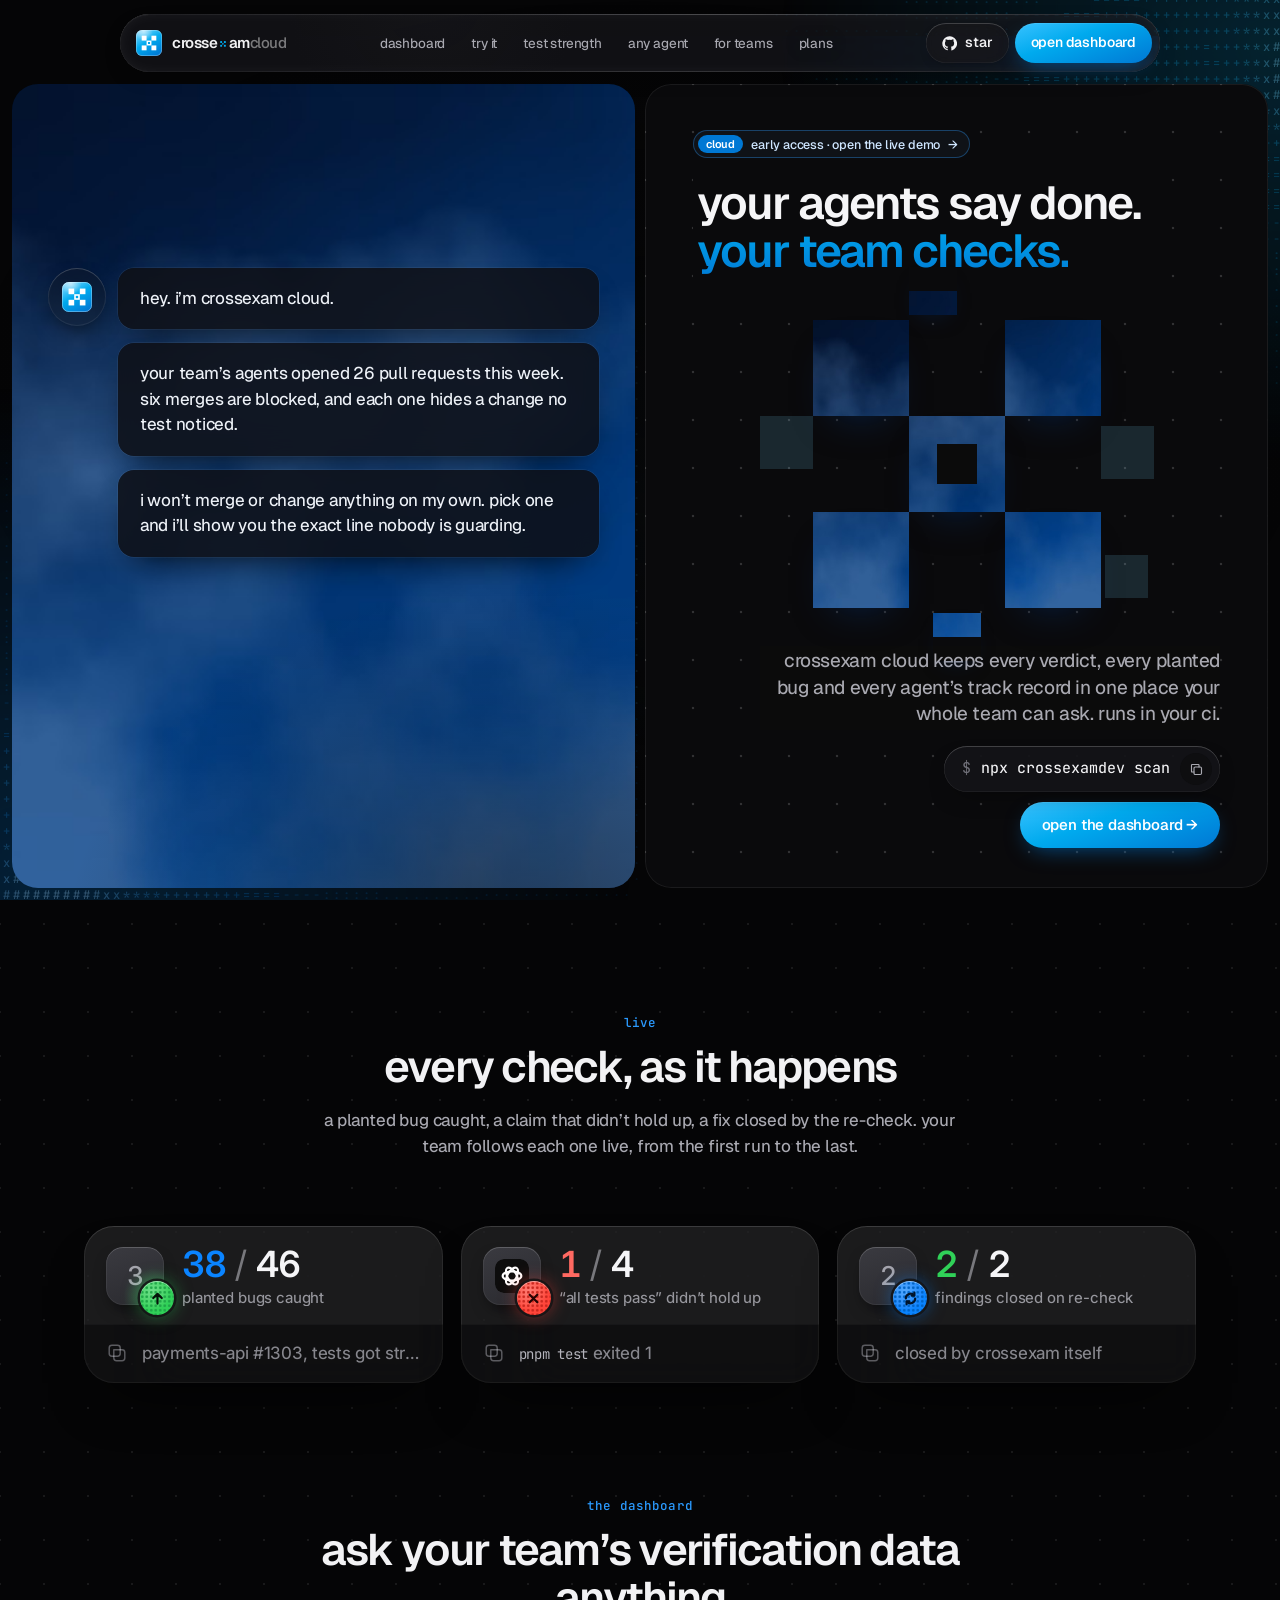
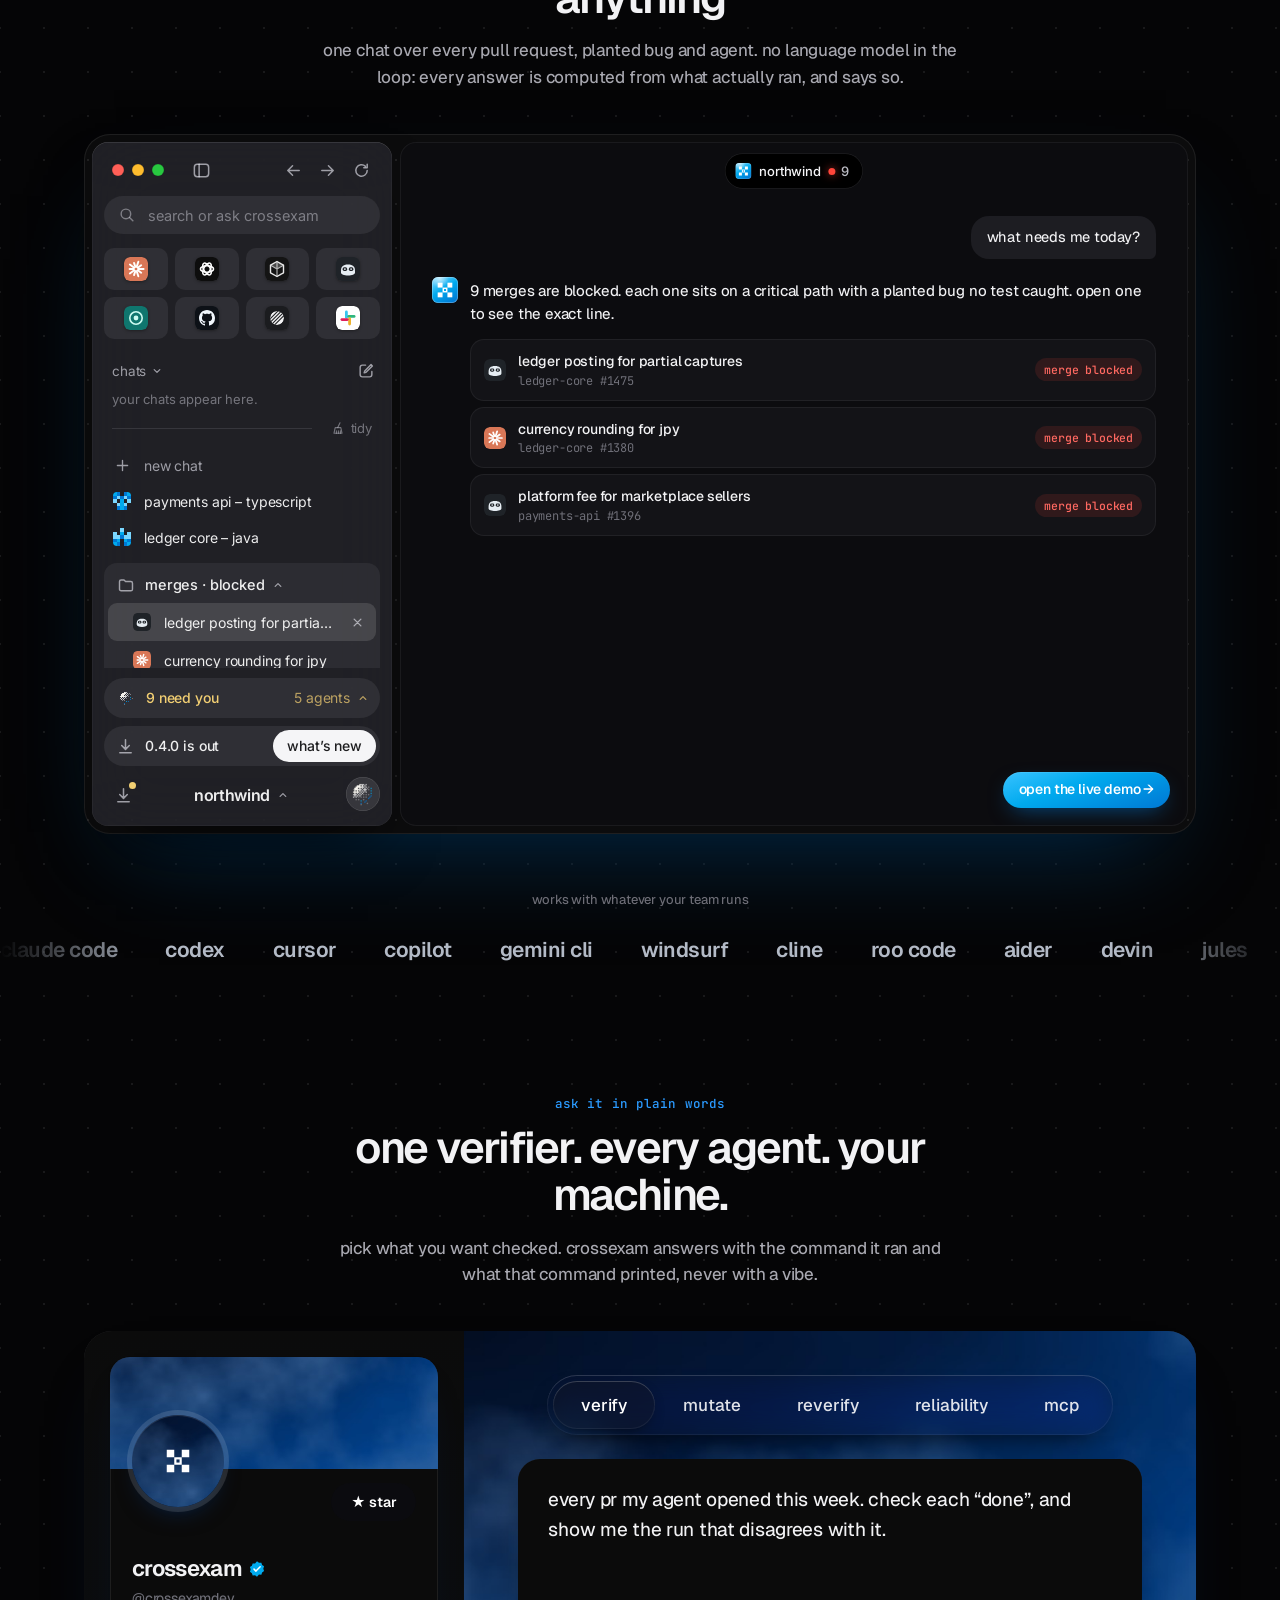
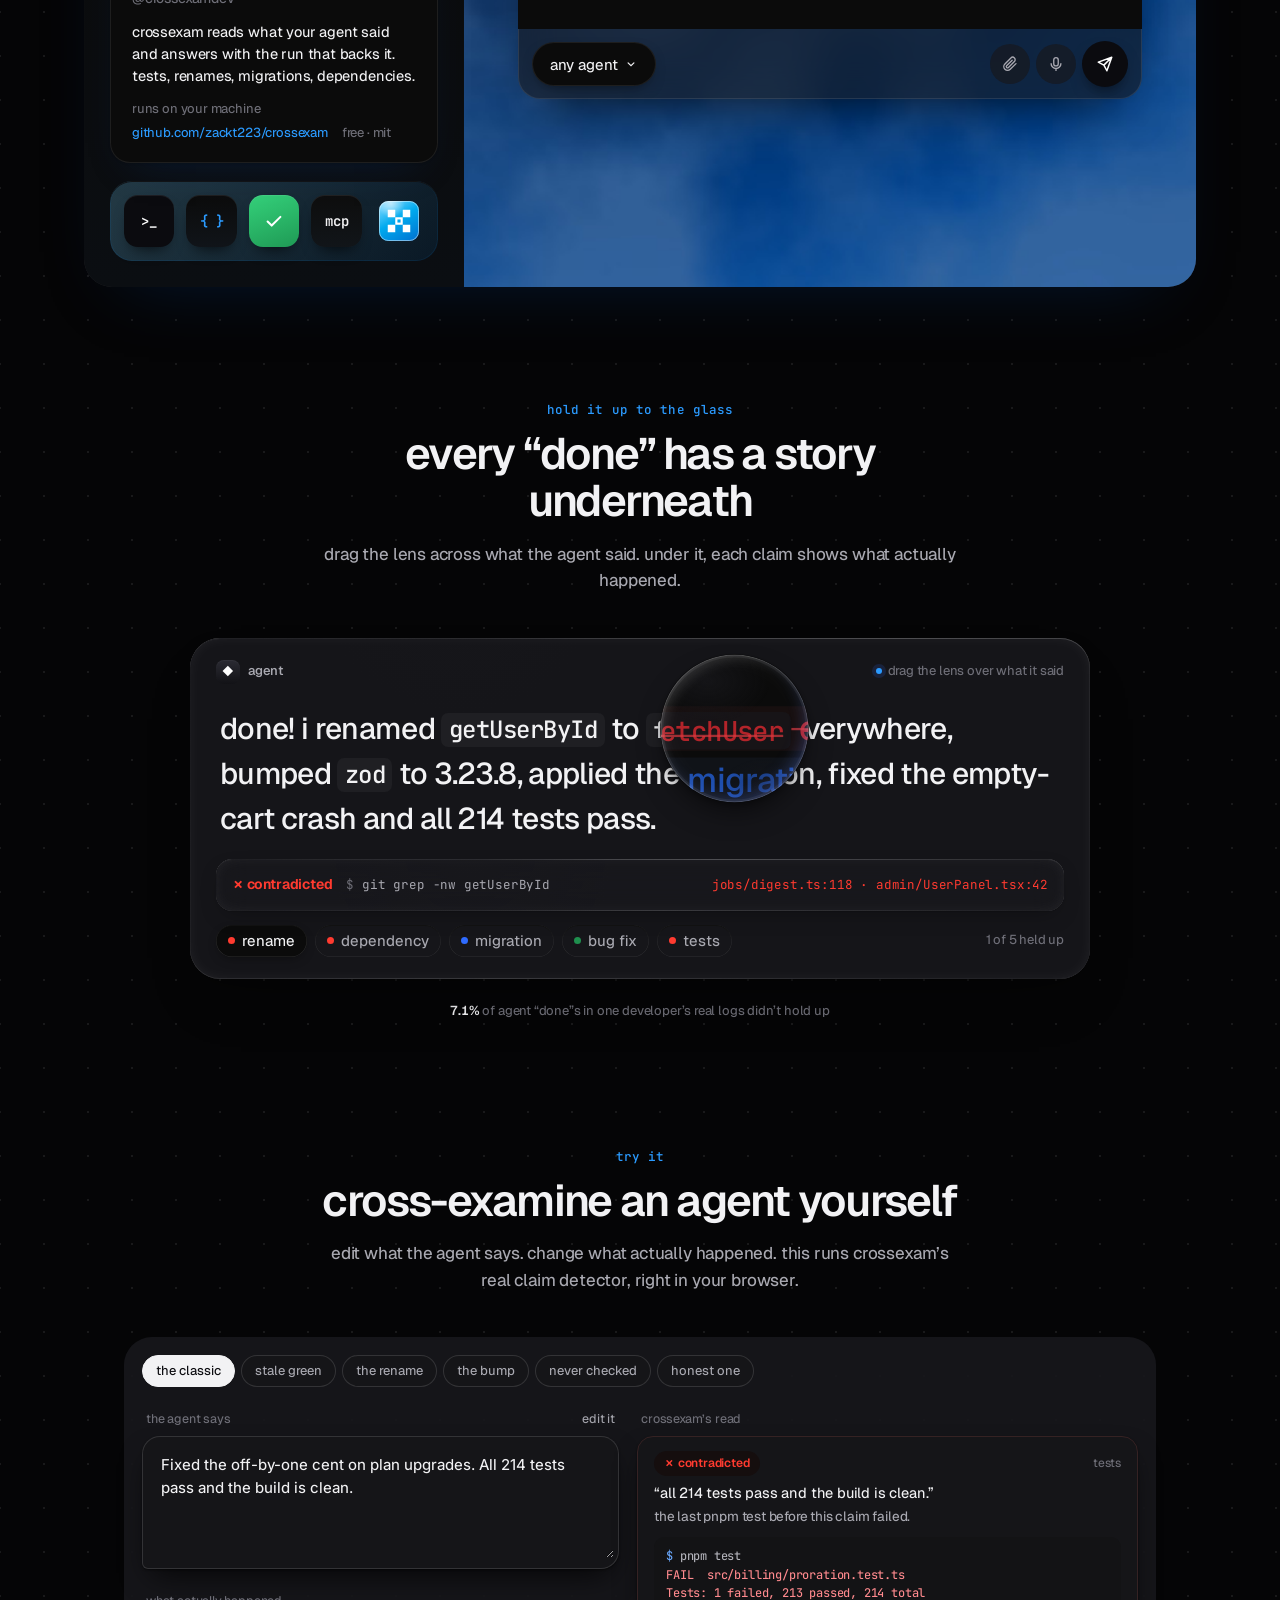
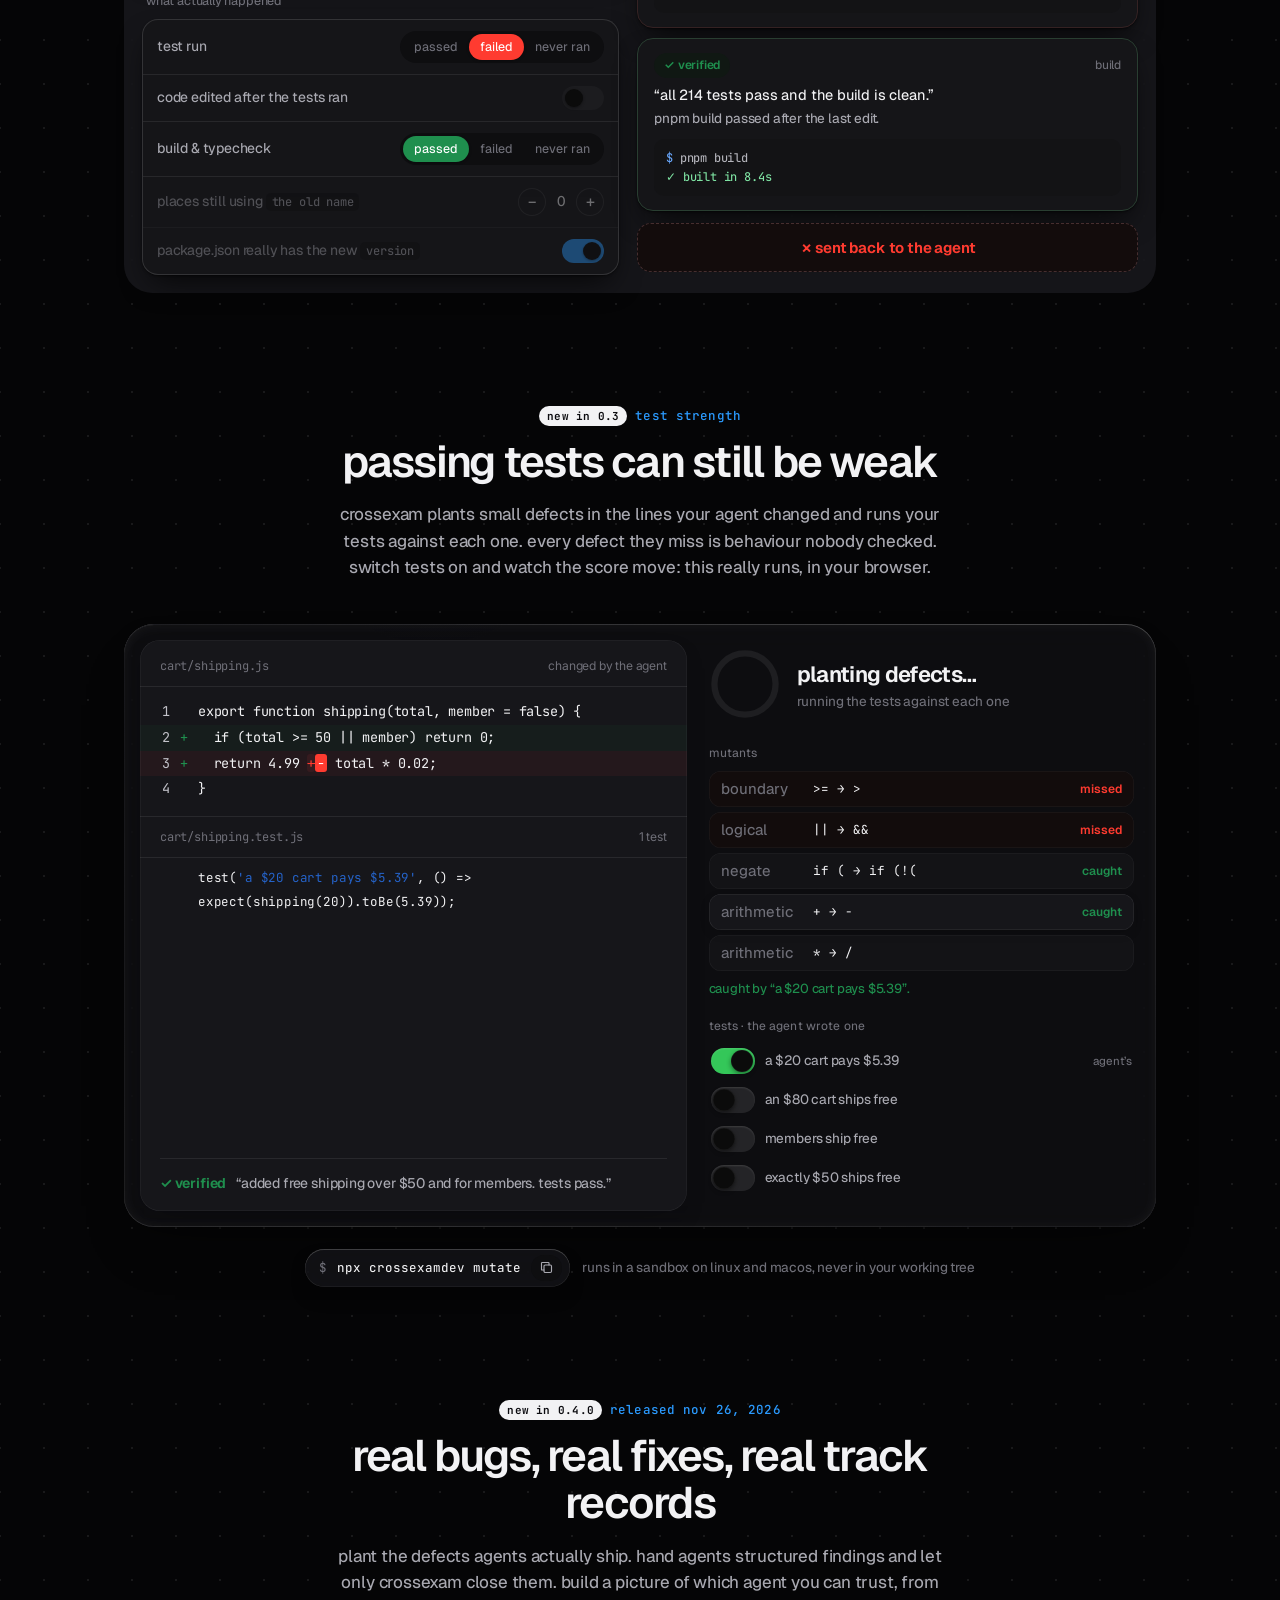
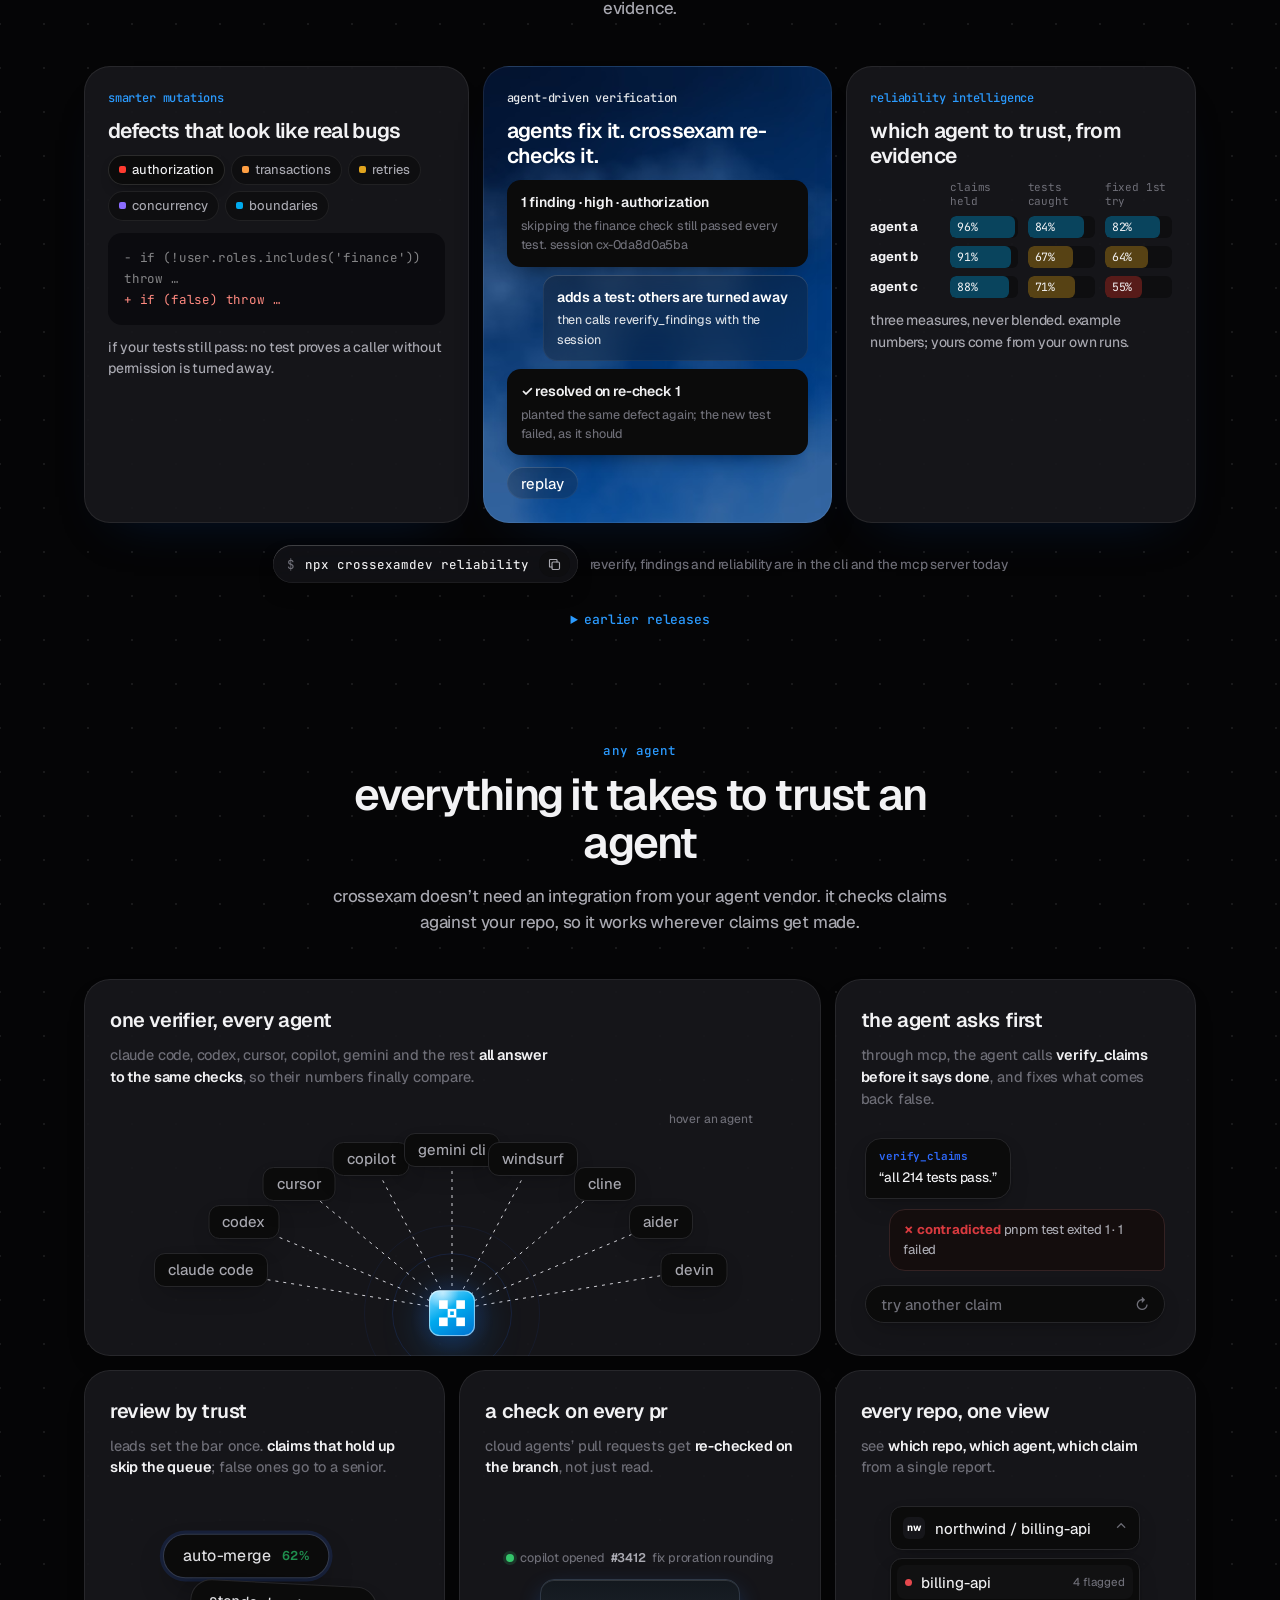
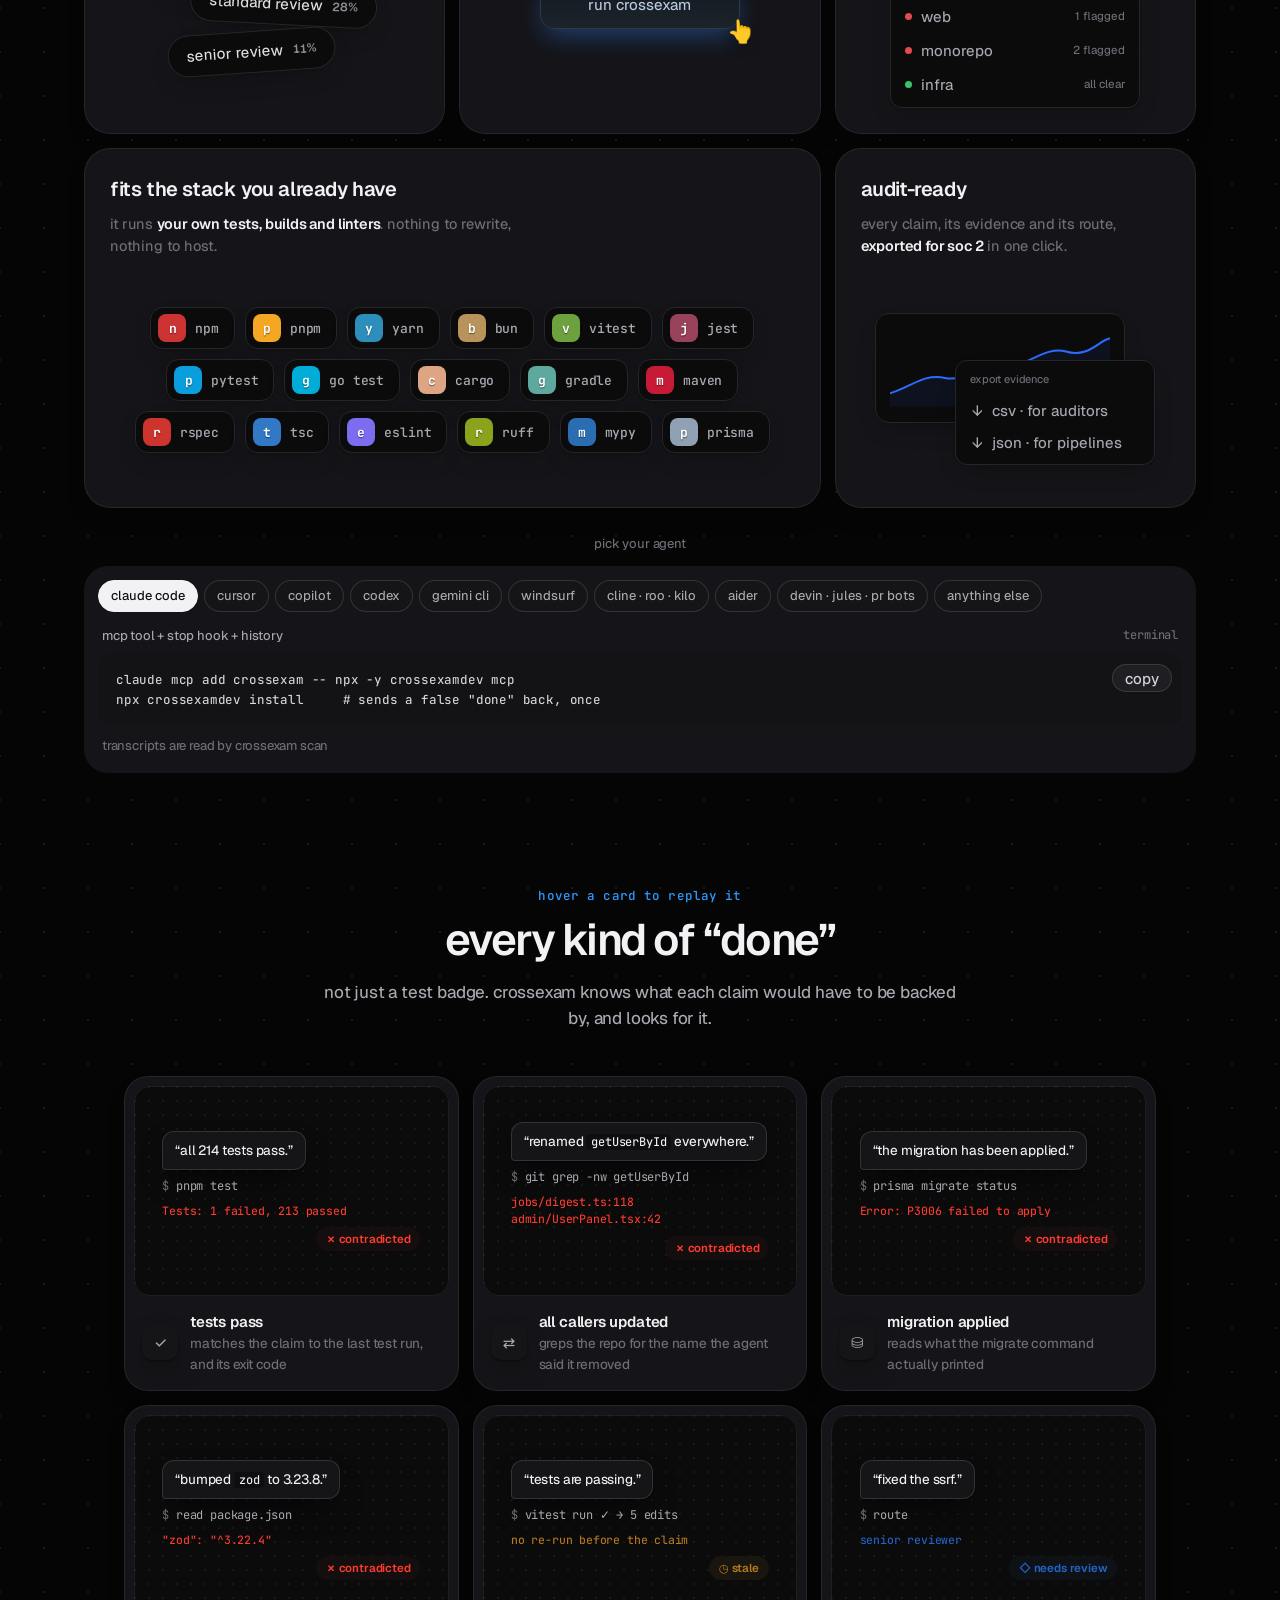
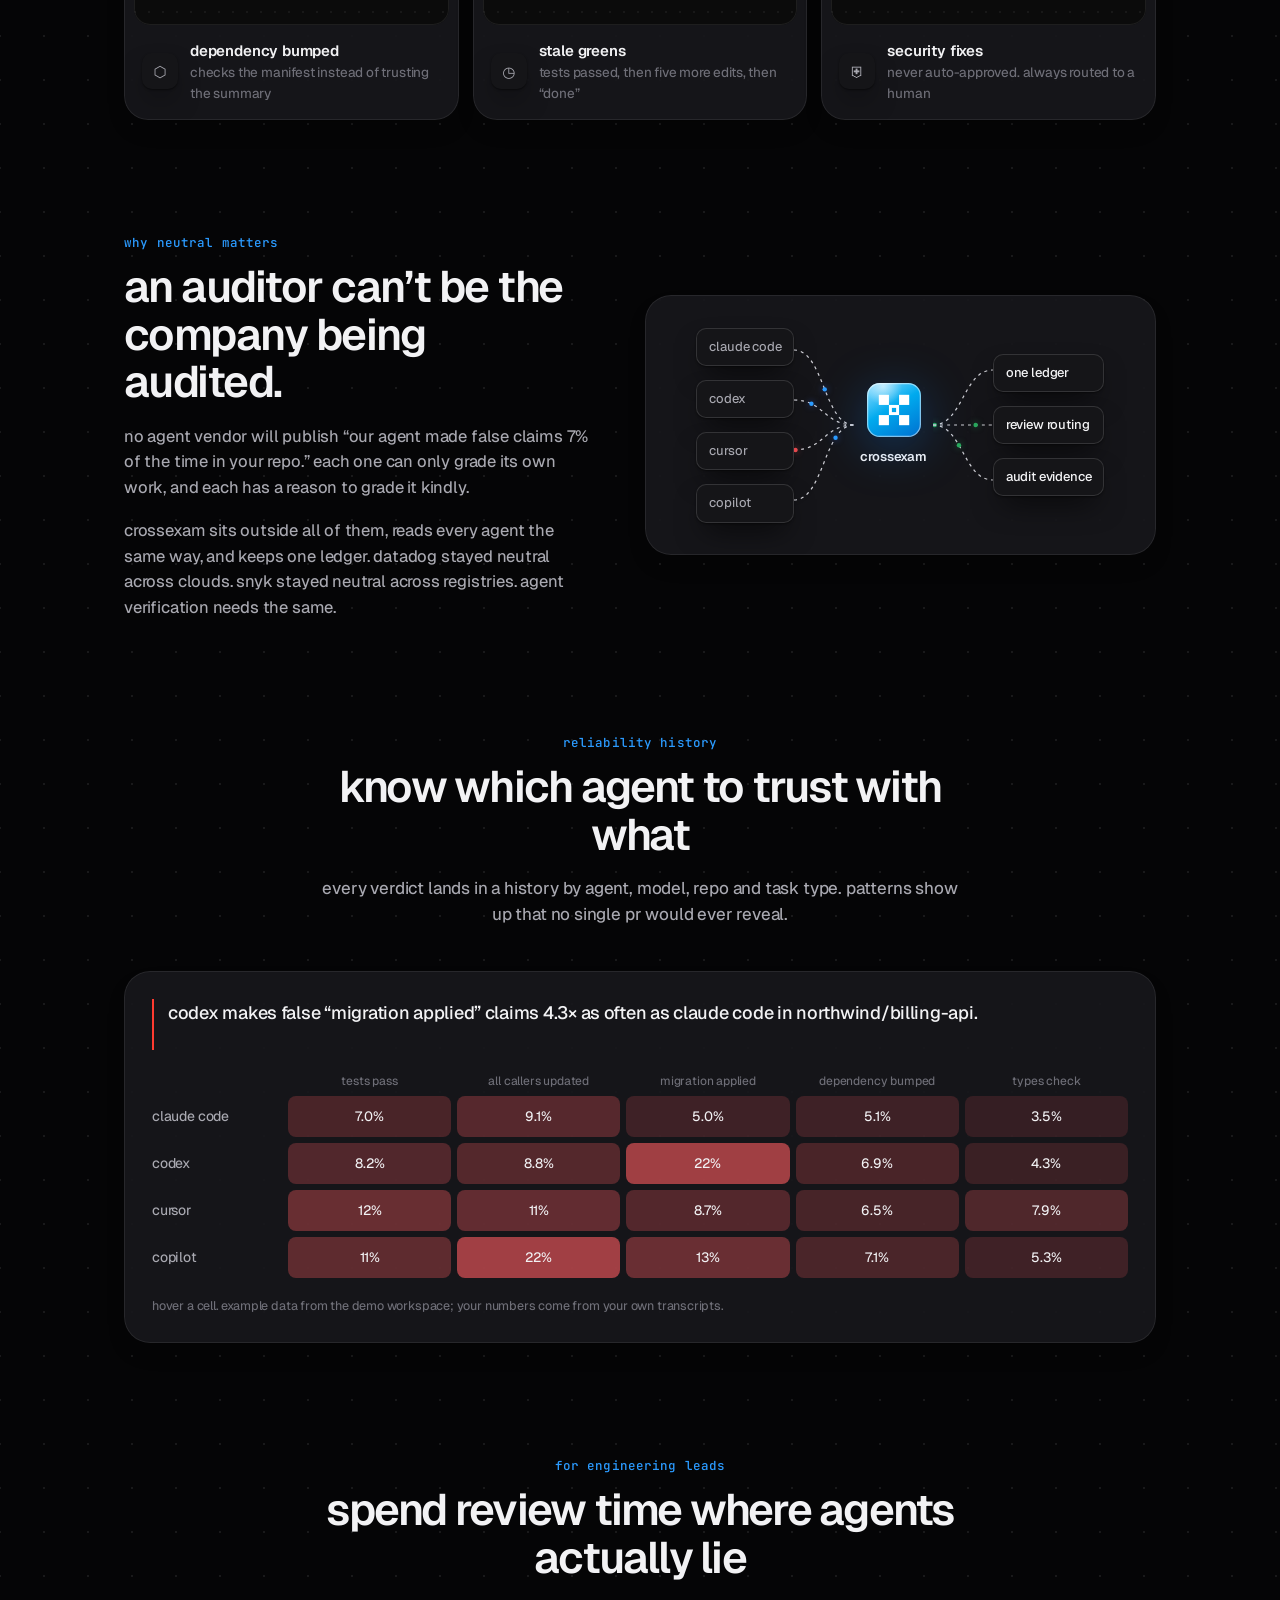
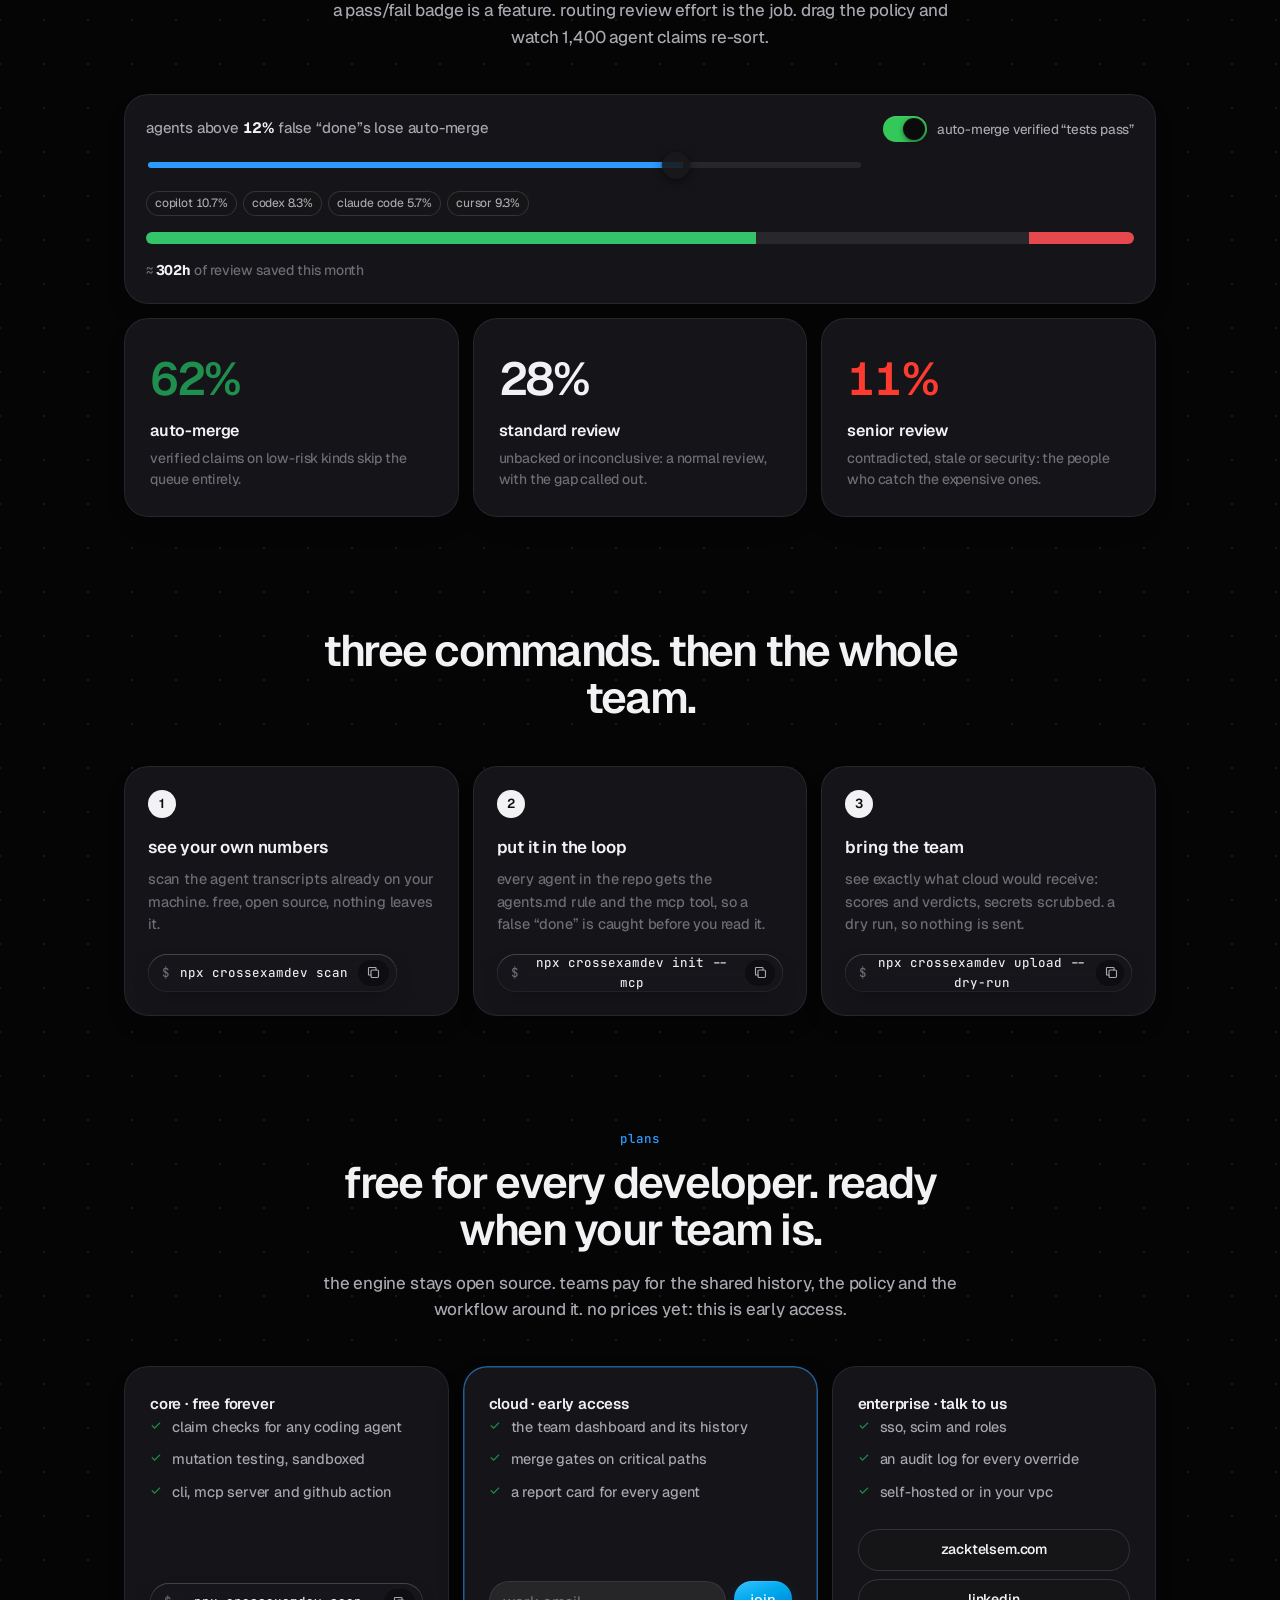
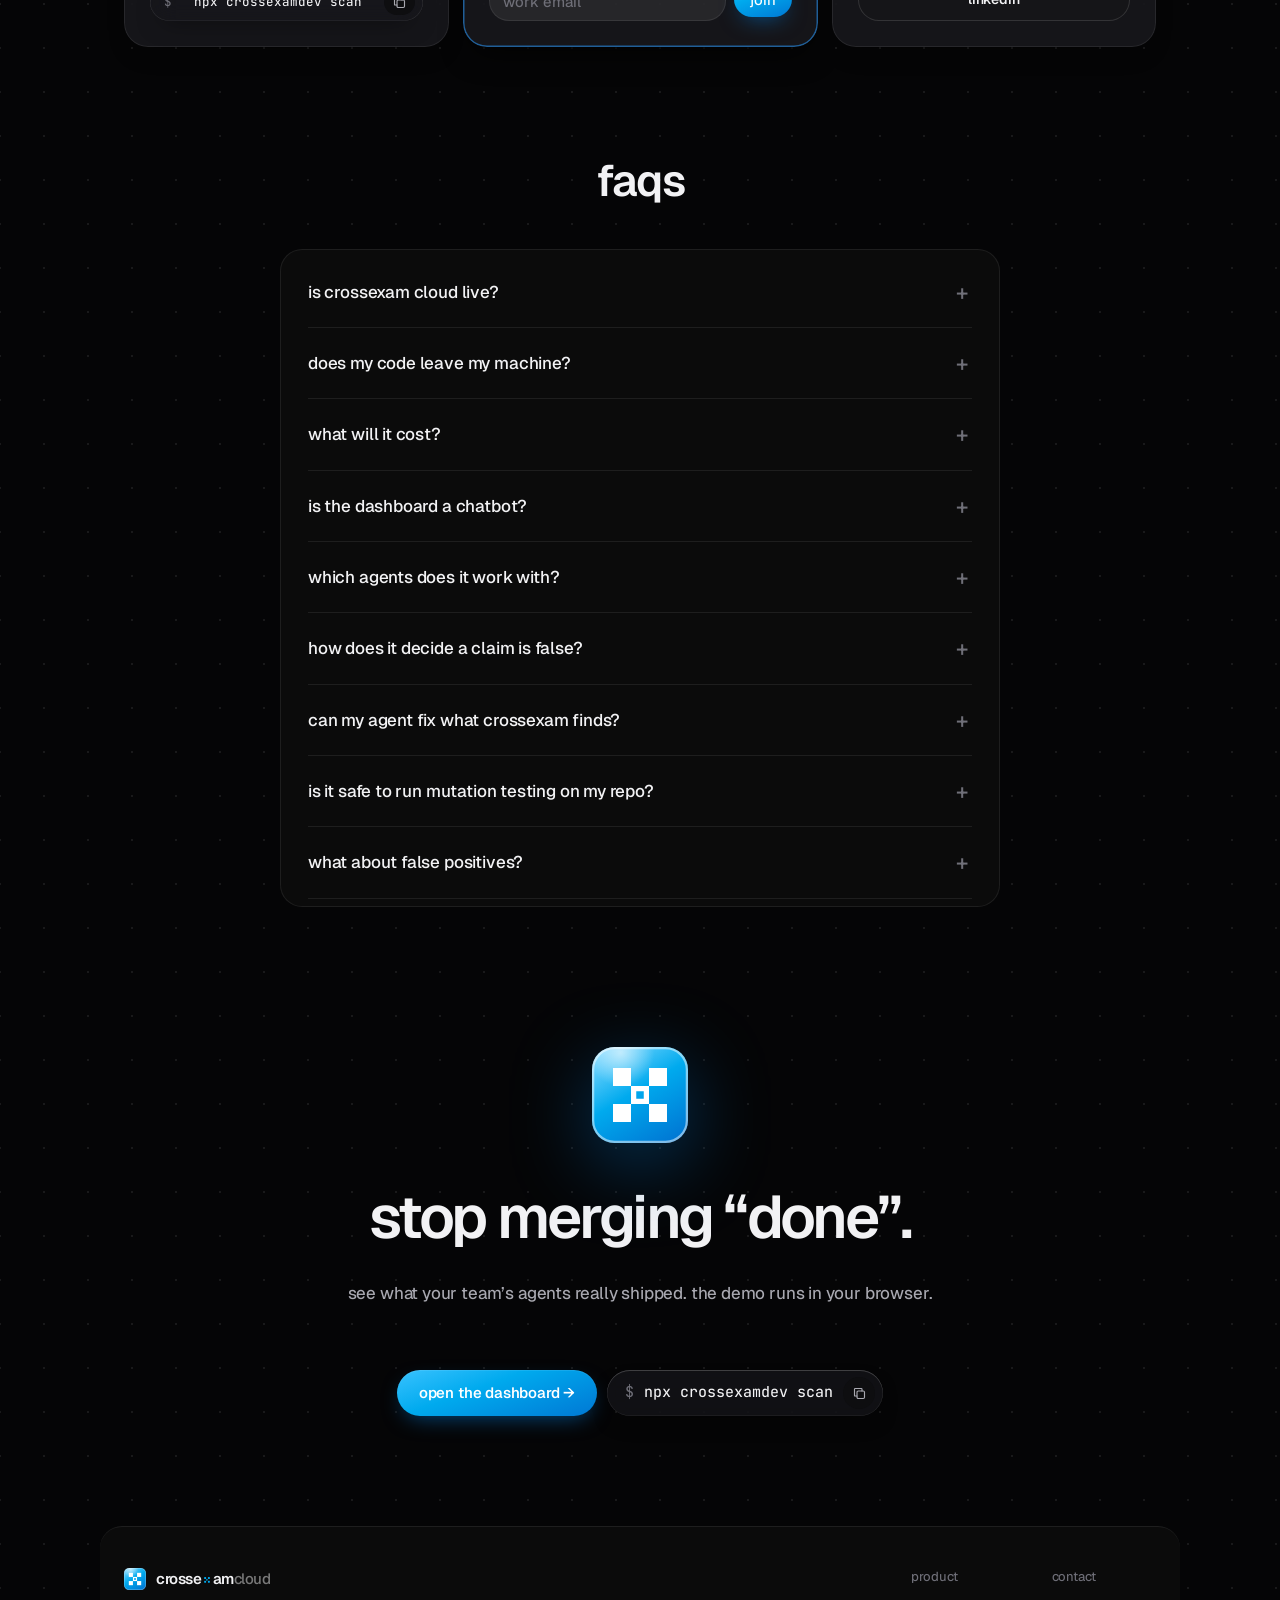
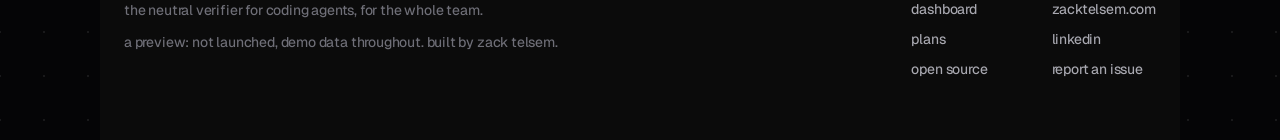
<file: index.html>
<!doctype html>
<html lang="en">
  <head>
    <meta charset="UTF-8" />
    <meta name="viewport" content="width=device-width, initial-scale=1.0" />
    <!-- private preview: keep it out of search engines -->
    <meta name="robots" content="noindex, nofollow" />
    <title>crossexam cloud</title>
    <meta name="description" content="the independent verification layer for ai-written code. crossexam checks whether your tests actually catch the bugs they should." />
    <meta name="author" content="Zack Telsem" />
    <meta name="theme-color" content="#050506" />
    <link rel="icon" href="./mark.svg" type="image/svg+xml" />
    <link rel="preconnect" href="https://fonts.googleapis.com" />
    <link rel="preconnect" href="https://fonts.gstatic.com" crossorigin />
    <link href="https://fonts.googleapis.com/css2?family=Geist:wght@400;500;600;700&family=Inter:wght@400;450;500;600;700&family=JetBrains+Mono:wght@400;500&display=swap" rel="stylesheet" />
    <script type="module" crossorigin src="./assets/main-CodZkbMX.js"></script>
    <link rel="modulepreload" crossorigin href="./assets/Sidebar-Dyqopjt8.js">
    <link rel="stylesheet" crossorigin href="./assets/Sidebar-CktuAOtn.css">
    <link rel="stylesheet" crossorigin href="./assets/main-D-Tkg3w2.css">
  </head>
  <body>
    <div id="root"></div>
  </body>
</html>
</file>
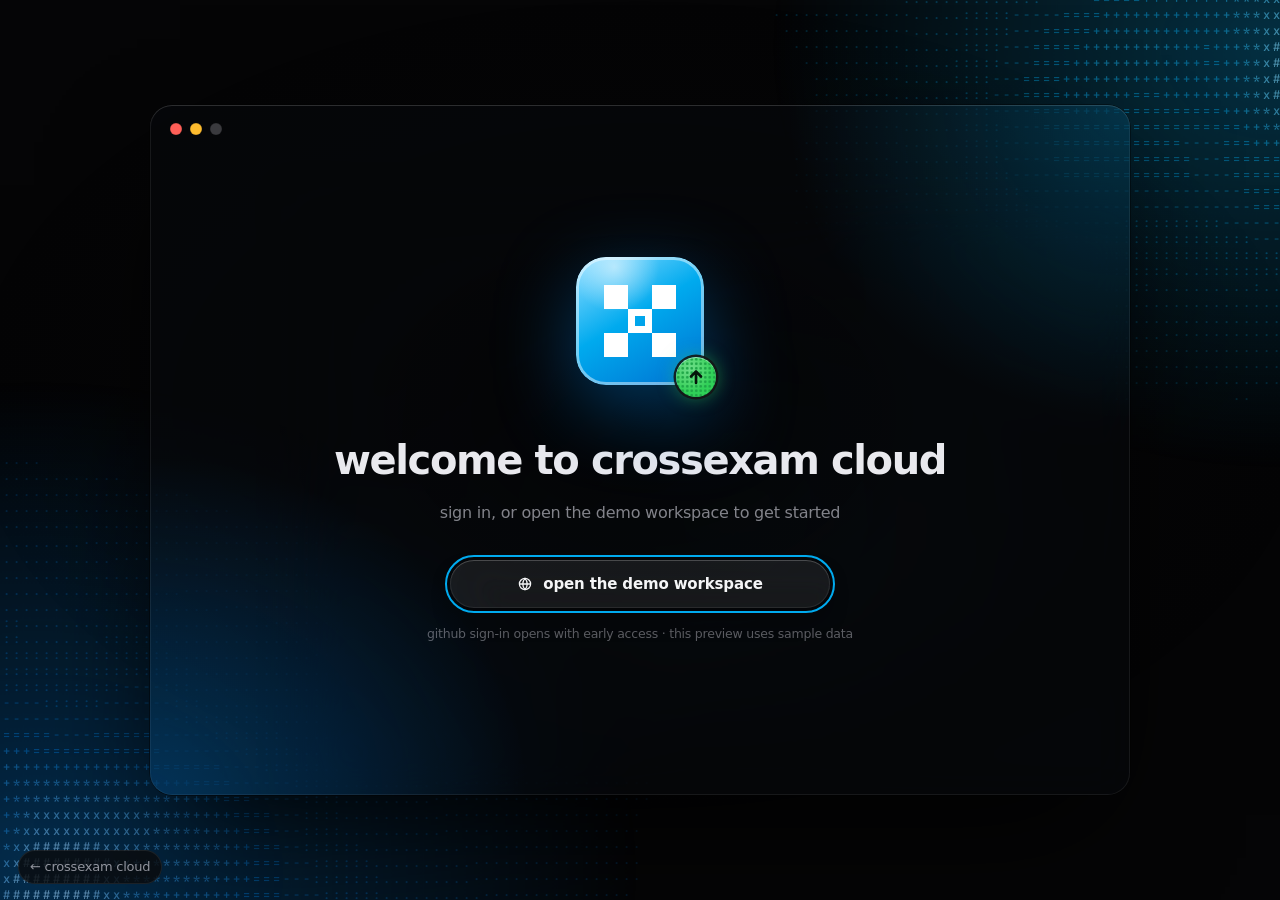
<file: app.html>
<!doctype html>
<html lang="en">
  <head>
    <meta charset="UTF-8" />
    <meta name="viewport" content="width=device-width, initial-scale=1.0" />
    <!-- private preview: keep it out of search engines -->
    <meta name="robots" content="noindex, nofollow" />
    <title>crossexam cloud · dashboard</title>
    <meta name="description" content="the independent verification layer for ai-written code. crossexam checks whether your tests actually catch the bugs they should." />
    <meta name="author" content="Zack Telsem" />
    <meta name="theme-color" content="#070708" />
    <link rel="icon" href="./mark.svg" type="image/svg+xml" />
    <link rel="preconnect" href="https://fonts.googleapis.com" />
    <link rel="preconnect" href="https://fonts.gstatic.com" crossorigin />
    <link href="https://fonts.googleapis.com/css2?family=Geist:wght@400;500;600;700&family=JetBrains+Mono:wght@400;500&display=swap" rel="stylesheet" />
    <script type="module" crossorigin src="./assets/app-BBJ5kDET.js"></script>
    <link rel="modulepreload" crossorigin href="./assets/Sidebar-Dyqopjt8.js">
    <link rel="stylesheet" crossorigin href="./assets/Sidebar-CktuAOtn.css">
    <link rel="stylesheet" crossorigin href="./assets/app-D1sbJfu-.css">
  </head>
  <body>
    <div id="root"></div>
  </body>
</html>
</file>
<file: assets/Sidebar-CktuAOtn.css>
.glow-bg{position:fixed;top:0;right:0;bottom:0;left:0;z-index:0;overflow:hidden;pointer-events:none;background:#050506}.glow-wash,.glow-chars{position:absolute;left:-6vw;top:-6vh;will-change:transform;animation:glow-drift 48s cubic-bezier(.45,0,.55,1) infinite alternate}.glow-wash{width:112vw;height:112vh;background:radial-gradient(60% 70% at 8% 92%,rgba(0,120,212,.34),transparent 70%),radial-gradient(50% 60% at 94% 10%,rgba(0,170,238,.26),transparent 70%),radial-gradient(40% 40% at 55% 55%,rgba(122,215,255,.05),transparent 70%)}.glow-chars{animation-duration:64s}.glow-bg:after{content:"";position:absolute;top:0;right:0;bottom:0;left:0;background:radial-gradient(70% 60% at 50% 45%,rgba(5,5,6,.55),transparent 75%)}.glow-bg.soft .glow-chars{opacity:.55}.glow-bg.soft .glow-wash{opacity:.7}@keyframes glow-drift{0%{transform:translateZ(0) scale(1)}to{transform:translate3d(3vw,-2.5vh,0) scale(1.03)}}@media (prefers-reduced-motion: reduce){.glow-wash,.glow-chars{animation:none}}.la{--la-r: 30px;position:relative;display:flex;flex-direction:column;overflow:hidden;min-width:0;border-radius:var(--la-r);background:#1c1c1eb8;-webkit-backdrop-filter:blur(22px) saturate(1.5);backdrop-filter:blur(22px) saturate(1.5);box-shadow:inset 0 1px #ffffff14,inset 0 0 0 1px #ffffff12,0 30px 60px -30px #000000e6;color:#f5f5f7;font-family:Inter,-apple-system,BlinkMacSystemFont,Segoe UI,system-ui,sans-serif;letter-spacing:-.02em;text-transform:lowercase;transition:transform .5s cubic-bezier(.2,.8,.2,1),box-shadow .5s cubic-bezier(.2,.8,.2,1)}.la.prism{-webkit-backdrop-filter:var(--prism) blur(16px) saturate(1.5);backdrop-filter:var(--prism) blur(16px) saturate(1.5)}.la:hover{transform:translateY(-2px);box-shadow:inset 0 1px #ffffff1a,inset 0 0 0 1px #ffffff17,0 40px 70px -30px #000000f2}.la-top{display:flex;align-items:center;gap:18px;padding:20px 22px 18px;background:#ffffff06}.la-bottom{display:flex;align-items:center;gap:14px;padding:15px 22px 17px;background:#00000047;border-top:1px solid rgba(255,255,255,.04)}.la-tile{position:relative;flex:none;width:58px;height:58px;border-radius:17px;display:grid;place-items:center;background:linear-gradient(160deg,#3a3a40,#2a2a2f);box-shadow:inset 0 1px #ffffff24,inset 0 0 0 1px #ffffff0f,0 8px 18px -8px #000c}.la-tile.ok{background:linear-gradient(160deg,#3a3a40,#2a2a2f),radial-gradient(70% 70% at 80% 85%,rgba(48,209,88,.35),transparent 70%);background-blend-mode:screen}.la-tile-in{display:grid;place-items:center;color:#ebebf59e;font-size:26px;font-weight:500;font-variant-numeric:tabular-nums}.la-tile-in svg{border-radius:9px}.la-tile .ht-badge{position:absolute;right:-10px;bottom:-10px}.ht-badge{display:grid;place-items:center;border-radius:50%;color:#04140a;--c: #30d158;--c2: #1fa647;background:radial-gradient(circle at 50% 50%,var(--c2) 0 1.1px,transparent 1.5px) 0 0 / 4.5px 4.5px,radial-gradient(circle at 35% 30%,color-mix(in srgb,var(--c) 70%,white),var(--c) 60%);box-shadow:0 0 0 2.5px #141416e6,0 0 18px color-mix(in srgb,var(--c) 55%,transparent),inset 0 1px #ffffff73}.ht-badge.bad{--c: #ff453a;--c2: #c9271e;color:#260403}.ht-badge.info{--c: #0a84ff;--c2: #0062c4;color:#00142b}.ht-badge.warn{--c: #ffd60a;--c2: #c9a500;color:#261f00}.la-head{display:flex;flex-direction:column;min-width:0;line-height:1.05}.la-num{display:flex;align-items:baseline;gap:10px;font-size:40px;font-weight:600;letter-spacing:-.035em;font-variant-numeric:tabular-nums;white-space:nowrap}.la-num b{font-weight:600;color:#0a84ff}.la-num i{font-style:normal;font-weight:400;color:#ebebf573}.la-num span{color:#f5f5f7}.la-head em{margin-top:6px;font-style:normal;font-size:15px;color:#ebebf599;letter-spacing:-.01em;white-space:nowrap;overflow:hidden;text-overflow:ellipsis}.la.bad .la-num b{color:#ff6961}.la.ok .la-num b{color:#30d158}.la-ic{flex:none;display:grid;place-items:center;color:#ebebf559}.la-note{min-width:0;font-size:17px;color:#ebebf58c;white-space:nowrap;overflow:hidden;text-overflow:ellipsis}.la-note code{font:14px JetBrains Mono,ui-monospace,monospace;color:#ebebf5bf;text-transform:none}.la.sm .la-top{padding:14px 16px 13px;gap:14px}.la.sm .la-tile{width:44px;height:44px;border-radius:13px}.la.sm .la-tile .ht-badge{width:26px!important;height:26px!important;right:-8px;bottom:-8px}.la.sm .la-num{font-size:28px}.la.sm .la-head em{font-size:13px;margin-top:4px}.la.sm .la-bottom{padding:11px 16px 12px;gap:10px}.la.sm .la-note{font-size:13.5px}@media (prefers-reduced-transparency: reduce){.la,.la.prism{background:#1c1c1e;-webkit-backdrop-filter:none;backdrop-filter:none}}@media (prefers-reduced-motion: reduce){.la,.la:hover{transition:none;transform:none}}.island-wrap{position:relative;display:flex;justify-content:center;pointer-events:none}.island{position:relative;pointer-events:auto;overflow:hidden;background:#000;color:#f5f5f7;box-shadow:0 0 0 .5px #ffffff17,0 10px 30px -8px #000000b3;font-family:var(--sans);text-transform:lowercase;letter-spacing:-.01em;will-change:width,height;cursor:default;-webkit-tap-highlight-color:transparent}.island.idle{cursor:pointer}.island:active:not(.live){transform:scale(.98);transition:transform .1s ease-out}.island.measure{position:absolute;top:0;left:50%;transform:translate(-50%);visibility:hidden;pointer-events:none;width:max-content;height:auto}.isl-in{position:absolute;top:0;left:50%;transform:translate(-50%);width:max-content;animation:isl-in .42s cubic-bezier(.2,.9,.25,1) both}.island.measure .isl-in{position:static;transform:none;animation:none}@keyframes isl-in{0%{opacity:0;filter:blur(6px);transform:translate(-50%) scale(.94)}to{opacity:1;filter:blur(0);transform:translate(-50%) scale(1)}}.isl-idle{display:flex;align-items:center;gap:10px;height:36px;padding:0 14px 0 10px;font-size:13px;font-weight:500}.isl-live{position:relative;display:flex;align-items:center;gap:12px;min-height:52px;padding:9px 22px 9px 10px}.isl-live.solo{min-height:40px;padding:6px 18px 6px 8px}.isl-ic{flex:none;display:grid;place-items:center;width:32px;height:32px;border-radius:50%;background:#ffffff1a}.isl-live.solo .isl-ic{width:26px;height:26px}.isl-live.ok .isl-ic{background:#30d1582e;color:#30d158}.isl-live.bad .isl-ic{background:#ff453a2e;color:#ff453a}.isl-live.warn .isl-ic{background:#ffd60a29;color:#ffd60a}.isl-live.info .isl-ic{background:#0a84ff33;color:#64d2ff}.isl-txt{display:flex;flex-direction:column;line-height:1.2;max-width:340px}.isl-txt b{font-size:14px;font-weight:600;white-space:nowrap}.isl-txt em{font-style:normal;font-size:12.5px;color:#ebebf599;white-space:nowrap;overflow:hidden;text-overflow:ellipsis}.isl-live.solo .isl-txt b{font-size:13px;font-weight:500}.isl-bar{position:absolute;left:54px;right:22px;bottom:7px;height:3px;border-radius:2px;background:#ffffff1f;overflow:hidden}.isl-bar:after{content:"";position:absolute;top:0;right:0;bottom:0;left:0;background:#0a84ff;transform-origin:left;animation:isl-fill 1.1s cubic-bezier(.4,0,.2,1) both}@keyframes isl-fill{0%{transform:scaleX(0)}to{transform:scaleX(1)}}.isl-card{padding:16px 18px;width:340px}.isl-dot{width:7px;height:7px;border-radius:50%;background:#30d158;box-shadow:0 0 8px #30d158b3}.isl-dot.bad{background:#ff453a;box-shadow:0 0 8px #ff453ab3}@media (prefers-reduced-motion: reduce){.isl-in{animation:isl-fade .2s ease both}@keyframes isl-fade{0%{opacity:0}to{opacity:1}}.isl-bar:after{animation:none}}.sb{--sb-fg: rgba(255, 255, 255, .92);--sb-2: rgba(235, 235, 245, .62);--sb-3: rgba(235, 235, 245, .42);--sb-fill: rgba(255, 255, 255, .07);--sb-fill-2: rgba(255, 255, 255, .11);position:relative;display:flex;flex-direction:column;min-width:0;min-height:0;padding:14px 12px 10px;border-radius:16px;background:#28282ebd;-webkit-backdrop-filter:blur(30px) saturate(1.6);backdrop-filter:blur(30px) saturate(1.6);box-shadow:inset 0 .5px #ffffff24,inset 0 0 0 .5px #ffffff12,0 30px 60px -24px #000000bf;color:var(--sb-fg);font:400 14px/1.25 -apple-system,BlinkMacSystemFont,SF Pro Text,Inter,Segoe UI,system-ui,sans-serif;letter-spacing:-.01em;text-transform:lowercase;-webkit-user-select:none;user-select:none}.sb button,.sb a{font:inherit;color:inherit;text-transform:inherit;letter-spacing:inherit;-webkit-tap-highlight-color:transparent}.sb button{border:0;background:none;padding:0;cursor:pointer}.sb-top{display:flex;align-items:center;gap:4px;height:28px;padding:0 4px 0 8px}.sb .lights{display:flex;gap:8px;margin-right:18px}.sb .light{position:relative;width:12px;height:12px;border-radius:50%;display:grid;place-items:center;box-shadow:inset 0 0 0 .5px #0003}.sb .light.r{background:#ff5f57}.sb .light.y{background:#febc2e}.sb .light.g{background:#28c840}.sb .light svg{width:12px;height:12px;opacity:0;fill:none;stroke:#0000008c;stroke-width:1.3;stroke-linecap:round;color:#0000008c;transition:opacity .08s}.sb .lights:hover .light svg,.sb .lights:focus-within .light svg{opacity:1}.sb .light:active{filter:brightness(.82)}.sb .tb{display:grid;place-items:center;width:30px;height:28px;border-radius:7px;color:var(--sb-2)!important;transition:background .12s,color .12s}.sb .tb:hover{color:var(--sb-fg)!important;background:var(--sb-fill)}.sb .tb:active{transform:scale(.94);transition-duration:.08s}.sb .tb.sm{width:28px;height:26px}.sb-flex{flex:1}.sb-search{display:flex;align-items:center;gap:10px;height:38px;margin:12px 0 0;padding:0 14px;border-radius:19px;background:var(--sb-fill);color:var(--sb-3);transition:box-shadow .15s,background .15s}.sb-search:focus-within{background:var(--sb-fill-2);box-shadow:0 0 0 3px #0a84ff59;color:var(--sb-2)}.sb-search input{flex:1;min-width:0;height:100%;border:0;outline:0;background:none;color:var(--sb-fg);font:inherit;font-size:14.5px;text-transform:none}.sb-search input::placeholder{color:var(--sb-3);text-transform:lowercase}.sb-favs{display:grid;grid-template-columns:repeat(4,1fr);gap:7px;margin:14px 0 6px}.sb .fav{display:grid;place-items:center;height:42px;border-radius:10px;background:var(--sb-fill)!important;transition:background .12s,transform .12s}.sb .fav:hover{background:var(--sb-fill-2)!important}.sb .fav:active{transform:scale(.94);transition-duration:.08s}.sb .fav svg{border-radius:6px;box-shadow:0 1px 3px #00000059}.sb-scroll{flex:1;min-height:0;overflow-y:auto;overflow-x:hidden;margin:0 -6px;padding:0 6px 8px;scrollbar-width:none}.sb-scroll::-webkit-scrollbar{display:none}.sb-sec{display:flex;align-items:center;justify-content:space-between;height:32px;margin-top:10px;padding-left:8px}.sb-sec-h{display:inline-flex;align-items:center;gap:4px;color:var(--sb-2)!important;font-size:13.5px!important}.sb-sec-h:hover{color:var(--sb-fg)!important}.sb .row{display:flex;align-items:center;gap:12px;width:100%;height:36px;padding:0 8px;border-radius:9px;text-align:left;color:var(--sb-fg);transition:background .1s}.sb .row:hover{background:var(--sb-fill)}.sb .row:active,.sb .row.on{background:var(--sb-fill-2)}.sb .row.dim{color:var(--sb-2)}.sb .row-ic{flex:none;display:grid;place-items:center;width:20px;height:20px;color:var(--sb-2)}.sb .row-ic canvas{image-rendering:pixelated}.sb .row-ic svg{flex:none}.sb .row.tab .row-ic svg,.sb .row.in .row-ic svg[viewBox="0 0 24 24"]{border-radius:4px}.sb .row-t{flex:1;min-width:0;white-space:nowrap;overflow:hidden;text-overflow:ellipsis}.sb .row-time{flex:none;font-size:12.5px;color:var(--sb-3);font-variant-numeric:tabular-nums}.sb .row-x{flex:none;display:grid;place-items:center;width:22px;height:22px;color:var(--sb-2)}.sb .row-dot{flex:none;width:7px;height:7px;margin-right:4px;border-radius:50%;background:#ebebf58c}.sb .row-end{flex:none;color:var(--sb-2);display:grid;place-items:center}.sb-empty{margin:4px 8px 8px;font-size:13px;color:var(--sb-3)}.sb .tidy{display:flex;align-items:center;gap:12px;margin:4px 0 6px;padding:0 2px 0 8px}.sb .tidy i{flex:1;height:1px;background:#ffffff1a}.sb .tidy button{display:inline-flex;align-items:center;gap:5px;height:26px;padding:0 6px;border-radius:7px;color:var(--sb-3)!important;font-size:13px!important}.sb .tidy button:hover{color:var(--sb-fg)!important;background:var(--sb-fill)}.folder{margin-top:8px;padding:4px;border-radius:13px;background:#ffffff0f}.sb .folder.tint{background:#c48c5433}.sb .folder-h{display:flex;align-items:center;gap:10px;width:100%;height:36px;padding:0 8px 0 9px;border-radius:9px;font-weight:500!important;font-size:14.5px!important;color:var(--sb-fg)}.sb .folder-h>svg:first-child{color:var(--sb-2)}.sb .folder-h>span:not(.folder-end){white-space:nowrap}.sb .folder-h>svg:nth-of-type(2){color:var(--sb-2);margin-left:-4px}.sb .folder-end{margin-left:auto}.sb .folder-in{padding:0 0 2px}.sb .row.in{padding-left:24px;height:38px}.sb .row.in.on{background:#ffffff1f}.sb .sb-stack{display:inline-flex;align-items:center;gap:4px}.sb .sb-stack em{font-style:normal;margin-left:4px;font-size:13.5px;color:var(--sb-2)}.sb-bottom{display:flex;flex-direction:column;gap:8px;padding-top:10px}.sb .sb-pill{display:flex;align-items:center;gap:10px;height:40px;padding:0 10px 0 12px;border-radius:20px;background:var(--sb-fill)}.sb .sb-pill b{font-weight:500;flex:1;text-align:left;white-space:nowrap}.sb .sb-pill.needs{color:#f2cf73!important;transition:background .12s}.sb .sb-pill.needs:hover{background:var(--sb-fill-2)}.sb .sb-pill.needs>span{display:inline-flex;align-items:center;gap:6px;color:#f2cf73b8}.sb .sb-pill.needs canvas{border-radius:50%}.sb .sb-pill.update{color:var(--sb-fg);padding-right:4px}.sb .sb-pill.update>svg{color:var(--sb-2)}.sb .restart{flex:none;display:inline-flex;align-items:center;height:32px;padding:0 14px;border-radius:16px;background:#f5f5f7;color:#1d1d1f!important;font-weight:500;text-decoration:none;transition:transform .1s,background .12s}.sb .restart:hover{background:#fff}.sb .restart:active{transform:scale(.96)}.sb-foot{position:relative;display:flex;align-items:center;justify-content:space-between;height:42px;padding:0 0 0 2px}.sb .tb.dl{position:relative;width:34px;height:32px}.sb .tb.dl i{position:absolute;top:3px;right:4px;width:7px;height:7px;border-radius:50%;background:#f2cf73}.sb .ws{position:absolute;left:50%;transform:translate(-50%);display:inline-flex;align-items:center;gap:6px;height:32px;padding:0 10px;border-radius:8px;font-size:16px!important;font-weight:600!important;letter-spacing:-.02em!important}.sb .ws svg{color:var(--sb-2)}.sb .ws:hover{background:var(--sb-fill)}.sb .picker.av-picker{position:relative;z-index:2;right:auto;bottom:auto}.sb .av-picker .picker-btn{width:34px;height:34px;padding:0;border-radius:50%;background:#ffffff1a;box-shadow:inset 0 0 0 .5px #ffffff29;overflow:hidden}.sb .av-picker .av{display:grid;place-items:center}.sb .av-picker .picker-pop{right:-4px;bottom:44px}@media (prefers-reduced-transparency: reduce){.sb{background:#2a2a2f;-webkit-backdrop-filter:none;backdrop-filter:none}}
</file>
<file: assets/main-D-Tkg3w2.css>
.band-light{color:var(--ink)}.block.wide{max-width:1160px}.bento{display:grid;grid-template-columns:repeat(3,minmax(0,1fr));gap:14px}.tile{border:0;border-radius:26px;padding:26px 26px 0;display:flex;flex-direction:column;min-height:360px;overflow:hidden}.tile.span2{grid-column:span 2}.tile-text h3{margin:0;font-size:20px;font-weight:600;letter-spacing:-.02em}.tile-text p{margin:8px 0 0;color:var(--ink-3);font-size:14.5px;line-height:1.5;max-width:440px}.tile-text p b{color:var(--ink);font-weight:600}.tile-vis{flex:1;position:relative;display:grid;place-items:center;padding:22px 0 26px;min-height:200px}.fan-chip,.ask-call,.ask-next,.pill,.repo-head,.repo-list,.stack-tile,.audit-chart,.audit-menu{background:#0b0b0b;border:1px solid #262629;box-shadow:0 1px 2px #0000001f,0 10px 24px -8px #0004}.fan{position:relative;width:100%;max-width:600px;height:220px}.fan-lines{position:absolute;top:0;right:0;bottom:0;left:0;width:100%;height:100%}.fan-lines path{stroke:#d4d4da;stroke-width:1;stroke-dasharray:3 5;fill:none;vector-effect:non-scaling-stroke;transition:stroke .2s}.fan-lines path.on{stroke:#2f6bff;stroke-dasharray:none}.fan-chip{position:absolute;transform:translate(-50%,-50%);color:var(--ink-2);font-size:12.5px;font-weight:500;height:34px;padding:0 13px;border-radius:11px;white-space:nowrap;transition:transform .25s cubic-bezier(.2,.8,.2,1),color .2s,border-color .2s,box-shadow .2s}.fan-chip:hover,.fan-chip.on{transform:translate(-50%,calc(-50% - 4px)) scale(1.06);color:var(--ink);border-color:#31384a;box-shadow:0 0 0 3px #2f6bff1f,0 12px 26px -8px #0000005f}.fan-hub{position:absolute;left:50%;bottom:0;transform:translate(-50%,30%);width:84px;height:84px;border-radius:50%;display:grid;place-items:center;background:radial-gradient(circle,rgba(47,107,255,.18),transparent 70%)}.fan-hub:before{content:"";position:absolute;top:-18px;right:-18px;bottom:-18px;left:-18px;border-radius:50%;border:1px solid rgba(47,107,255,.14)}.fan-hub:after{content:"";position:absolute;top:-46px;right:-46px;bottom:-46px;left:-46px;border-radius:50%;border:1px solid rgba(47,107,255,.07)}.fan-hub svg{filter:drop-shadow(0 10px 22px rgba(10,132,255,.35));animation:breathe 3.4s ease-in-out infinite}.fan-read{position:absolute;right:0;top:0;font-size:12px;color:var(--ink-3)}.ask{width:100%;max-width:300px;display:flex;flex-direction:column;gap:10px}.ask-call{align-self:flex-start;border-radius:16px 16px 16px 5px;padding:10px 13px;display:flex;flex-direction:column;gap:4px}.ask-tool{font:600 11px JetBrains Mono,monospace;color:#2f6bff;text-transform:none}.ask-claim{font-size:13.5px;color:var(--ink)}.ask-claim code{font-size:11.5px;background:#121214;padding:0 4px;border-radius:4px}.ask-reply{align-self:flex-end;border-radius:16px 16px 5px;padding:10px 13px;font-size:13px;color:var(--ink-2);animation:pop .4s cubic-bezier(.2,.8,.2,1);max-width:92%}.ask-reply.contradicted{background:#140d0d;border:1px solid #342223}.ask-reply.contradicted b{color:#d93a3f}.ask-reply.verified{background:#0f1813;border:1px solid #293e31}.ask-reply.verified b{color:#1f8f4e}.ask-next{align-self:stretch;margin-top:4px;height:38px;border-radius:99px;color:var(--ink-3);font-size:12.5px;display:flex;align-items:center;justify-content:space-between;padding:0 15px;transition:color .15s,border-color .15s}.ask-next:hover{color:var(--ink);border-color:#3d3d41}.pills{position:relative;width:220px;height:150px}.pill{position:absolute;left:50%;display:flex;align-items:center;gap:10px;height:42px;padding:0 18px;border-radius:99px;color:#e0e0e3;font-size:14px;font-weight:550;white-space:nowrap;transition:transform .3s cubic-bezier(.2,.8,.2,1),box-shadow .2s,border-color .2s}.pill span{font-size:12px;font-weight:600;color:#8b8b93;font-variant-numeric:tabular-nums}.pill-0{top:6px;transform:translate(-62%) rotate(-7deg)}.pill-1{top:54px;transform:translate(-40%) rotate(3deg)}.pill-2{top:102px;transform:translate(-58%) rotate(-4deg)}.pill.on.pill-0{transform:translate(-62%) rotate(0) scale(1.06)}.pill.on.pill-1{transform:translate(-40%) rotate(0) scale(1.06)}.pill.on.pill-2{transform:translate(-58%) rotate(0) scale(1.06)}.pill.on{border-color:#31384a;box-shadow:0 0 0 3px #2f6bff24,0 14px 30px -8px #00000069}.pill.on.good span{color:#1f8f4e}.pill.on.bad span{color:#d93a3f}.run{position:relative;width:100%;max-width:280px;display:flex;flex-direction:column;align-items:center;gap:12px}.run-pr{font-size:12.5px;color:var(--ink-3);display:flex;align-items:center;gap:6px}.run-pr b{color:var(--ink-2);font-weight:600}.run-dot{width:8px;height:8px;border-radius:50%;background:#34c46a;box-shadow:0 0 0 3px #34c46a2e}.run-btn{height:50px;min-width:200px;padding:0 24px;border-radius:14px;border:1px solid #2e3846;background:linear-gradient(180deg,#13181e,#1c232b);color:#bacadf;font-size:15px;font-weight:600;display:inline-flex;align-items:center;justify-content:center;gap:8px;box-shadow:0 10px 26px -6px #2f82ff73,inset 0 1px #ffffff21;transition:transform .15s,filter .2s}.run-btn:hover{filter:brightness(1.03) saturate(1.1)}.run-btn:active{transform:scale(.97)}.run-btn.running{filter:saturate(.7)}.run-btn.done{background:#0b0b0b;color:var(--ink-2);border-color:#29292c;box-shadow:0 1px 2px #00000024}.spin{width:14px;height:14px;border-radius:50%;border:2px solid rgba(255,255,255,.22);border-top-color:#ffffff1f;animation:spin3 .7s linear infinite}.run-result{display:flex;gap:10px;font-size:12.5px;opacity:0;transform:translateY(6px);transition:opacity .35s,transform .35s}.run-result.show{opacity:1;transform:none}.run-result .bad{color:#d93a3f;font-weight:600}.run-result .good{color:#1f8f4e;font-weight:600}.run-result .muted{color:var(--ink-3)}.run-cursor{position:absolute;right:26px;top:66px;font-size:22px;pointer-events:none;animation:tap 1.8s ease-in-out infinite;filter:drop-shadow(0 4px 6px rgba(0,0,0,.18))}.repo{width:100%;max-width:250px;align-self:start;margin-top:6px}.repo-head{width:100%;height:44px;display:flex;align-items:center;gap:10px;padding:0 12px;border-radius:12px;color:var(--ink);font-size:13.5px;font-weight:500}.repo-org{width:22px;height:22px;border-radius:6px;background:#16161a;color:#fff;display:grid;place-items:center;font-size:10px;font-weight:700}.repo-chev{margin-left:auto;color:var(--ink-3);transition:transform .2s}.repo-chev.up{transform:rotate(180deg)}.repo-list{list-style:none;margin:8px 0 0;padding:6px;border-radius:12px;animation:pop .3s cubic-bezier(.2,.8,.2,1)}.repo-list button{width:100%;display:flex;align-items:center;gap:9px;height:34px;padding:0 8px;border-radius:8px;border:0;background:none;color:var(--ink-2);font-size:13px;text-align:left}.repo-list button:hover,.repo-list button.on{background:#111112;color:var(--ink)}.repo-list i{width:7px;height:7px;border-radius:50%}.repo-list i.bad{background:#e5484d}.repo-list i.good{background:#34c46a}.repo-list span{margin-left:auto;font-size:11.5px;color:var(--ink-3)}.stack{display:flex;flex-wrap:wrap;justify-content:center;gap:10px;width:100%;max-width:640px}.stack-tile{display:inline-flex;align-items:center;gap:9px;height:42px;padding:0 15px 0 7px;border-radius:13px;font:500 13px JetBrains Mono,monospace;color:var(--ink-2);text-transform:none;transition:transform .25s cubic-bezier(.2,.8,.2,1),border-color .2s,color .2s;animation:floaty 5s ease-in-out infinite}.stack-tile i{width:28px;height:28px;border-radius:8px;display:grid;place-items:center;font:700 13px JetBrains Mono,monospace;font-style:normal;color:#fff;background:var(--c);text-shadow:0 1px 1px rgba(0,0,0,.5)}.stack-tile:hover{transform:translateY(-3px) scale(1.05);border-color:var(--c);color:var(--ink)}.audit{position:relative;width:100%;max-width:280px;height:170px}.audit-chart{position:absolute;left:0;top:18px;width:calc(100% - 30px);height:110px;padding:14px;border-radius:14px}.audit-chart path{fill:none;stroke:#2f6bff;stroke-width:2;vector-effect:non-scaling-stroke}.audit-chart path.area{fill:#2f6bff14;stroke:none}.audit-menu{position:absolute;right:0;bottom:0;width:200px;white-space:nowrap;padding:6px;border-radius:12px}.audit-menu-h{font-size:11px;color:var(--ink-3);padding:4px 8px 6px}.audit-menu button{width:100%;display:flex;align-items:center;gap:8px;height:32px;padding:0 8px;border-radius:8px;border:0;background:none;color:var(--ink-2);font-size:12.5px;text-align:left}.audit-menu button:hover{background:#111112;color:var(--ink)}.audit-menu button.on{color:#1f8f4e}.audit-menu button span{width:14px;text-align:center}@media (max-width: 960px){.bento{grid-template-columns:repeat(2,minmax(0,1fr))}.tile.span2{grid-column:span 2}}@media (max-width: 640px){.bento{grid-template-columns:1fr}.tile.span2{grid-column:auto}.tile{min-height:0;padding:22px 20px 0}.fan{height:200px;width:74%}.fan-chip{font-size:11px;height:30px;padding:0 10px}.fan-read{display:none}.fan-chip:nth-of-type(2n),.fan-lines path:nth-of-type(2n){display:none}.stack{gap:8px}.stack-tile{height:36px;font-size:12px;padding-right:11px}.stack-tile i{width:22px;height:22px;font-size:11px}}@keyframes tap{0%,to{transform:translate(0)}50%{transform:translate(-6px,-6px) scale(.92)}}@keyframes floaty{0%,to{translate:0 0}50%{translate:0 -3px}}@media (prefers-reduced-motion: reduce){.stack-tile,.run-cursor,.fan-hub svg{animation:none}}:root{color-scheme:light}html,body{margin:0;background:#0b0b0b}*{box-sizing:border-box}.site{--bg: #0b0b0b;--card: #101011;--card-2: #131315;--obj: #0b0b0b;--line: #212123;--line-2: #29292c;--ink: #e0e0e3;--ink-2: #b5b5b8;--ink-3: #85858e;--blue: #2f6bff;--blue-2: #1f5af0;--red: #d93a3f;--green: #1f8f4e;--amber: #b7791f;--lift: 0 1px 2px rgba(0, 0, 0, .122), 0 10px 24px -8px rgba(0, 0, 0, .266);background:var(--bg);color:var(--ink);font:450 15px/1.55 Inter,ui-sans-serif,system-ui,sans-serif;letter-spacing:-.008em;-webkit-font-smoothing:antialiased;overflow-x:hidden}.site a{color:inherit;text-decoration:none}.site button{font:inherit;cursor:pointer}.site code,.site pre{font-family:JetBrains Mono,ui-monospace,monospace}.site .muted{color:var(--ink-3)}.demo,.pg-term,.setup-code pre{--ink: #f4f4f5;--ink-2: #b4b4bb;--ink-3: #75757d;--line: rgba(255, 255, 255, .12);--line-2: rgba(255, 255, 255, .12);--red: #ff6166;--green: #4fd889;--amber: #f5b84a}.nav-bar{position:sticky;top:0;z-index:20;display:flex;align-items:center;gap:24px;height:64px;padding:0 28px}.brand{display:inline-flex;align-items:center;gap:10px}.nav-links{display:flex;gap:28px;margin:0 auto;font-size:14px;color:var(--ink-2)}.nav-links a:hover{color:var(--ink)}.nav-cta{display:flex;gap:8px}.pill-btn{display:inline-flex;align-items:center;justify-content:center;gap:8px;height:36px;padding:0 16px;border-radius:99px;font-size:14px;font-weight:550;border:0;transition:background .15s,transform .15s,box-shadow .15s;white-space:nowrap}.pill-btn.blue{background:var(--blue);color:#fff;box-shadow:0 6px 16px -6px #2f6bff99}.pill-btn.blue:hover{background:var(--blue-2)}.pill-btn.ghost{background:var(--obj);color:var(--ink);box-shadow:inset 0 0 0 1px var(--line-2)}.pill-btn.ghost:hover{box-shadow:inset 0 0 0 1px #3d3d41}.pill-btn.lg{height:46px;padding:0 22px;font-size:15px}.pill-btn.wide{width:100%;height:42px}.pill-btn:active{transform:scale(.98)}.hero{position:relative;padding:96px 24px 40px;display:flex;flex-direction:column;align-items:center;background:radial-gradient(900px 520px at 50% -10%,#0d0f14,transparent 70%)}.sphere{position:absolute;top:18px;left:50%;width:220px;height:220px;transform:translate(-50%);opacity:.55;animation:spin 90s linear infinite;pointer-events:none}.hero-inner{position:relative;z-index:1;display:flex;flex-direction:column;align-items:center;text-align:center;max-width:760px;margin-top:70px}.counter{display:inline-block;text-wrap:balance;padding:6px 14px;border-radius:99px;background:var(--obj);border:1px solid var(--line-2);box-shadow:var(--lift);font-size:13px;color:var(--ink-2);margin-bottom:26px}.counter b{color:var(--ink);font-weight:600;font-variant-numeric:tabular-nums}.hero h1{margin:0;font-size:clamp(42px,7.4vw,76px);line-height:1.02;font-weight:600;letter-spacing:-.045em}.lede{margin:24px 0 0;max-width:580px;font-size:18px;line-height:1.55;color:var(--ink-2)}.hero-ctas{display:flex;flex-wrap:wrap;gap:10px;justify-content:center;margin-top:34px}.hero-demo{position:relative;z-index:1;width:100%;max-width:820px;margin-top:72px}.float{position:absolute;z-index:0;animation:bob 7s ease-in-out infinite}.float-in{width:76px;height:76px;border-radius:20px;background:var(--obj);border:1px solid var(--line-2);box-shadow:0 1px 2px #0000001f,0 18px 36px -12px #0000005f;display:flex;flex-direction:column;align-items:center;justify-content:center;gap:4px}.float-g{font-size:22px;color:var(--ink)}.float-l{font-size:10.5px;color:var(--ink-3);letter-spacing:.02em}.cmd{display:inline-flex;align-items:center;gap:10px;height:46px;padding:0 8px 0 18px;border-radius:99px;background:var(--obj);border:1px solid var(--line-2);box-shadow:var(--lift);color:var(--ink);font-family:JetBrains Mono,monospace!important;font-size:14px;transition:border-color .15s}.cmd:hover{border-color:#3d3d41}.cmd-p{color:var(--ink-3)}.cmd-copy{display:inline-grid;place-items:center;min-width:32px;height:32px;padding:0 8px;border-radius:99px;background:var(--card);color:var(--ink-2);font:500 12px Inter,sans-serif}.cmd.sm{height:38px;font-size:12.5px;padding-left:14px}.cmd.sm .cmd-copy{height:26px;min-width:26px}.demo{border-radius:18px;background:#111113;border:1px solid rgba(255,255,255,.12);box-shadow:0 40px 90px -30px #000000d9,0 2px 6px #00000031;overflow:hidden;color:var(--ink)}.demo-bar{display:flex;align-items:center;gap:12px;height:42px;padding:0 14px;border-bottom:1px solid var(--line);background:#18181b}.demo-dots{display:flex;gap:6px}.demo-dots i{width:10px;height:10px;border-radius:50%;background:#ff5f57}.demo-dots i:nth-child(2){background:#febc2e}.demo-dots i:nth-child(3){background:#28c840}.demo-title{flex:1;text-align:center;font-size:12px;color:var(--ink-3);font-family:JetBrains Mono,monospace}.demo-badge{font-size:11px;color:#9fc0ff;background:#2f6bff29;padding:3px 9px;border-radius:99px}.demo-body{min-height:430px;padding:22px 24px 26px;font:13.5px/1.6 JetBrains Mono,monospace;display:flex;flex-direction:column;gap:10px}.dl{animation:rise .35s cubic-bezier(.2,.8,.2,1)}.dl-user{color:var(--ink-3)}.dl-agent{color:var(--ink)}.dl-tool{color:var(--ink-2)}.dl-tool b{color:var(--ink);font-weight:500}.dl-dot{color:#4fd889}.dl-arg{color:var(--ink-3)}.dl-out{margin-left:18px;color:var(--ink-3)}.dl-out.bad{color:var(--red)}.dl-out.good{color:var(--green)}.dl-cx{border-radius:12px;padding:12px 14px;font-family:Inter,sans-serif;animation:rise .4s cubic-bezier(.2,.8,.2,1)}.dl-cx.contradicted{background:#ff616614;border:1px solid rgba(255,97,102,.28)}.dl-cx.verified{background:#4fd88912;border:1px solid rgba(79,216,137,.25)}.dl-cx-head{display:flex;align-items:center;gap:8px;font-size:12.5px;font-weight:600;letter-spacing:.01em}.contradicted .dl-cx-head{color:var(--red)}.verified .dl-cx-head{color:var(--green)}.dl-cx-mark{width:18px;height:18px;border-radius:6px;display:grid;place-items:center;font-size:11px;color:#e8e8e9}.contradicted .dl-cx-mark{background:var(--red)}.verified .dl-cx-mark{background:var(--green)}.dl-cx-text{margin-top:6px;font-size:14px;color:var(--ink)}.dl-cx-text code{font-size:12.5px;background:#18181c14;padding:1px 6px;border-radius:5px}.dl-cx-foot{margin-top:4px;font-size:12.5px;color:var(--ink-3)}.demo-caret{width:8px;height:16px;background:var(--ink-3);animation:blink 1s steps(2) infinite}.strip{display:flex;flex-direction:column;align-items:center;gap:18px;padding:64px 24px 24px}.strip-label{font-size:13px;color:var(--ink-3)}.strip-row{display:flex;flex-wrap:wrap;justify-content:center;gap:12px 40px}.strip-item{font-size:21px;font-weight:600;letter-spacing:-.025em;color:#a3a3ab;display:inline-flex;align-items:flex-start;gap:4px}.block{max-width:1080px;margin:0 auto;padding:110px 24px 0}.block-head{text-align:center;max-width:640px;margin:0 auto 44px}.block-head h2,.neutral h2{margin:0;font-size:clamp(30px,4.4vw,44px);line-height:1.08;font-weight:600;letter-spacing:-.035em}.block-head p{margin:16px auto 0;color:var(--ink-2);font-size:17px}.eyebrow{display:inline-block;font-size:13px;color:var(--ink-3);margin-bottom:12px}.cards{display:grid;grid-template-columns:repeat(auto-fill,minmax(310px,1fr));gap:14px}.card{background:var(--card);border-radius:24px;padding:10px;transition:transform .25s cubic-bezier(.2,.8,.2,1)}.card:hover{transform:translateY(-2px)}.card-vis{height:210px;border-radius:16px;background:#0b0b0b radial-gradient(circle at 1px 1px,rgba(255,255,255,.056) 1px,transparent 0) 0 0 / 14px 14px;box-shadow:inset 0 0 0 1px var(--line);display:grid;place-items:center;overflow:hidden}.mini{width:82%;display:flex;flex-direction:column;gap:8px}.mini-claim{font-size:13.5px;color:var(--ink);background:var(--obj);border:1px solid var(--line-2);box-shadow:var(--lift);padding:8px 12px;border-radius:12px 12px 12px 4px;align-self:flex-start}.mini-cmd{font:12px JetBrains Mono,monospace;color:var(--ink-2)}.mini-cmd .p{color:var(--ink-3)}.mini-out{margin:0;font-size:11.5px;line-height:1.5;white-space:pre-wrap;color:var(--ink-3)}.mini-out.contradicted{color:var(--red)}.mini-out.stale{color:var(--amber)}.mini-out.review{color:#2563c9}.mini-verdict{align-self:flex-end;font-size:11.5px;font-weight:600;padding:3px 10px;border-radius:99px}.mini-verdict.contradicted{background:#150e0e;color:var(--red)}.mini-verdict.stale{background:#191610;color:var(--amber)}.mini-verdict.review{background:#0e1216;color:#2563c9}.card-foot{display:flex;gap:12px;align-items:center;padding:14px 8px 6px}.card-icon{width:36px;height:36px;border-radius:10px;background:var(--obj);box-shadow:var(--lift);display:grid;place-items:center;color:var(--ink-2);flex:none}.card-title{font-weight:600;font-size:15px}.card-sub{font-size:13.5px;color:var(--ink-3)}.neutral{display:grid;grid-template-columns:1fr 1.1fr;gap:56px;align-items:center}.neutral-copy p{color:var(--ink-2);font-size:16.5px;margin:18px 0 0}.hub{display:grid;grid-template-columns:auto 60px auto 60px auto;align-items:center;justify-content:center;padding:30px 20px;border-radius:26px;background:var(--card)}.hub-col{display:flex;flex-direction:column;gap:14px}.hub-node{font-size:13px;padding:8px 12px;border-radius:10px;background:var(--obj);border:1px solid var(--line-2);box-shadow:var(--lift);color:var(--ink-2);white-space:nowrap}.hub-node.out{color:var(--ink);font-weight:500}.hub-lines{width:60px;height:200px}.hub-lines path{fill:none;stroke:#cfcfd5;stroke-width:1.2;vector-effect:non-scaling-stroke;stroke-dasharray:3 4;animation:dash 1.6s linear infinite}.hub-core{display:flex;flex-direction:column;align-items:center;gap:10px;font-size:13px;font-weight:600;padding:0 6px}.hub-core svg{filter:drop-shadow(0 10px 24px rgba(10,132,255,.3))}.history{background:var(--card);border-radius:26px;padding:28px}.history-insight{font-size:18px;font-weight:500;letter-spacing:-.015em;margin-bottom:22px;padding-left:14px;border-left:2px solid var(--red)}.hm{display:flex;flex-direction:column;gap:6px;overflow-x:auto}.hm-row{display:grid;grid-template-columns:130px repeat(5,minmax(88px,1fr));gap:6px;align-items:center;min-width:600px}.hm-head span{font-size:12px;color:var(--ink-3);text-align:center}.hm-agent{font-size:14px;color:var(--ink-2)}.hm-cell{text-align:center;padding:10px 0;border-radius:8px;font-size:13.5px;font-variant-numeric:tabular-nums}.hm-cell.na{color:#b5b5bc;background:#151516}.fine{font-size:12.5px;color:var(--ink-3);margin:18px 0 0}.lanes-site{display:grid;grid-template-columns:repeat(3,1fr);gap:14px}.lane-site{background:var(--card);border-radius:24px;padding:26px;display:flex;flex-direction:column;gap:4px}.lane-site-n{font-size:46px;font-weight:600;letter-spacing:-.04em;font-variant-numeric:tabular-nums}.lane-site.good .lane-site-n{color:var(--green)}.lane-site.bad .lane-site-n{color:var(--red)}.lane-site-t{font-weight:600;font-size:16px}.lane-site-note{color:var(--ink-3);font-size:14px}.steps{display:grid;grid-template-columns:repeat(3,1fr);gap:14px}.step{background:var(--card);border-radius:24px;padding:24px;display:flex;flex-direction:column;gap:8px;align-items:flex-start}.step-n{width:28px;height:28px;border-radius:50%;background:var(--ink);color:#fff;display:grid;place-items:center;font-size:13px;font-weight:600;margin-bottom:8px}.step-t{font-weight:600;font-size:17px}.step-d{color:var(--ink-3);font-size:14.5px;flex:1;margin-bottom:10px}.plans{display:grid;grid-template-columns:repeat(3,1fr);gap:14px;align-items:stretch}.plan{background:var(--card);border-radius:24px;padding:26px;display:flex;flex-direction:column}.plan.hi{box-shadow:0 0 0 1.5px #2f6bff8c,0 30px 70px -34px #2f6bff73}.plan-name{display:flex;justify-content:space-between;align-items:center;font-weight:600}.plan-tag{font-size:11px;color:var(--blue);background:#0e1016;padding:3px 9px;border-radius:99px;font-weight:550}.plan-price{font-size:38px;font-weight:600;letter-spacing:-.035em;margin:14px 0 18px}.plan-price span{font-size:13.5px;font-weight:450;color:var(--ink-3);letter-spacing:0}.plan ul{list-style:none;margin:0 0 26px;padding:0;display:flex;flex-direction:column;gap:10px;flex:1}.plan li{color:var(--ink-2);font-size:14.5px;padding-left:22px;position:relative}.plan li:before{content:"✓";position:absolute;left:0;color:var(--green);font-size:13px}.plan-cta .cmd{width:100%;justify-content:space-between}.contact-links{display:flex;flex-direction:column;gap:8px}.footer-me{color:var(--ink-2);text-decoration:underline;text-underline-offset:3px;text-decoration-color:#cfcfd5}.footer-me:hover{color:var(--ink)}.faq-list{max-width:720px;margin:0 auto}.faq details{border-bottom:1px solid var(--line)}.faq summary{list-style:none;cursor:pointer;padding:22px 36px 22px 0;font-size:17px;font-weight:500;position:relative}.faq summary::-webkit-details-marker{display:none}.faq summary:after{content:"+";position:absolute;right:4px;top:18px;font-size:22px;color:var(--ink-3);transition:transform .2s}.faq details[open] summary:after{transform:rotate(45deg)}.faq details p{margin:-6px 0 22px;color:var(--ink-2);font-size:15.5px;max-width:640px}.final{display:flex;flex-direction:column;align-items:center;text-align:center;gap:16px;padding:140px 24px 110px}.final h2{margin:12px 0 0;font-size:clamp(36px,5.6vw,60px);letter-spacing:-.045em;font-weight:600}.final p{margin:0 0 14px;color:var(--ink-2);font-size:17px}.footer{max-width:1080px;margin:0 auto;padding:40px 24px 60px;border-top:1px solid var(--line);display:flex;justify-content:space-between;gap:40px;flex-wrap:wrap}.footer-brand{display:flex;flex-direction:column;gap:10px;font-size:14px}.footer-cols{display:flex;gap:64px}.footer-cols div{display:flex;flex-direction:column;gap:8px;font-size:14px;color:var(--ink-2)}.footer-cols a:hover{color:var(--ink)}.footer-h{color:var(--ink-3);font-size:13px;margin-bottom:4px}@media (max-width: 1180px){.float{display:none}}@media (max-width: 900px){.nav-links{display:none}.nav-cta{margin-left:auto}.neutral{grid-template-columns:1fr;gap:32px}.lanes-site,.steps,.plans{grid-template-columns:1fr}}@media (max-width: 560px){.nav-bar{padding:0 16px}.hide-sm{display:none!important}.hero{padding:64px 16px 24px}.hero-inner{margin-top:40px}.lede{font-size:16.5px}.counter{font-size:12px}.hero-demo{margin-top:48px}.demo-body{padding:16px 14px 18px;font-size:12px;min-height:470px}.demo-title{display:none}.block{padding:80px 16px 0}.cards{grid-template-columns:1fr}.hub{grid-template-columns:auto 34px auto 34px auto;padding:22px 10px}.hub-lines{width:34px}.hub-node{font-size:11px;padding:6px 8px}.hub-core svg{width:40px;height:40px}.history{padding:18px}.strip-item{font-size:17px}.footer-cols{gap:40px}}@keyframes spin{to{transform:translate(-50%) rotate(360deg)}}@keyframes bob{0%,to{transform:translateY(0)}50%{transform:translateY(-10px)}}@keyframes rise{0%{opacity:0;transform:translateY(6px)}}@keyframes blink{50%{opacity:0}}@keyframes dash{to{stroke-dashoffset:-14}}@media (prefers-reduced-motion: reduce){.site *,.site *:before{animation:none!important;transition:none!important}}.site{text-transform:lowercase}.site button{text-transform:inherit}.site code,.site pre,.site kbd,.site textarea,.site input,.site .cmd-t,.site .mini-cmd,.site .mini-out,.site .demo-body .dl-arg,.site .demo-body .dl-out,.site .demo-body .dl-cx-text code,.site .demo-title,.site .pg-term,.site .setup-code,.site .setup-file{text-transform:none}.nav-bar{transition:background .25s,box-shadow .25s;background:transparent}.nav-bar.scrolled{background:#18181cdb;backdrop-filter:saturate(180%) blur(16px);-webkit-backdrop-filter:saturate(180%) blur(16px);box-shadow:0 1px 0 var(--line)}.hero{padding-top:56px}.hero-inner{margin-top:0}.mascot{position:relative;width:230px;height:230px;display:grid;place-items:center;margin-bottom:6px}.mascot .sphere{position:absolute;top:0;right:0;bottom:0;left:0;width:100%;height:100%;transform:none;opacity:.5;animation:spin2 120s linear infinite}.witness{position:relative;border:0;padding:0;background:none;cursor:pointer;border-radius:30%;transition:transform .25s cubic-bezier(.2,.8,.2,1);filter:drop-shadow(0 22px 40px rgba(10,132,255,.35));-webkit-tap-highlight-color:transparent}.witness:focus-visible{outline:2px solid var(--blue);outline-offset:6px}.ghost-in{display:block}.ghost-in.boop{animation:boop .45s cubic-bezier(.2,.8,.2,1)}.ghost-halo{animation:halo 3.2s ease-in-out infinite}.ghost-star{animation:twinkle 2.8s ease-in-out infinite}.h1-accent{color:var(--blue)}.strip{padding:56px 0 8px}.marquee{width:100%;overflow:hidden;-webkit-mask:linear-gradient(90deg,transparent,#000 12%,#000 88%,transparent);mask:linear-gradient(90deg,transparent,#000 12%,#000 88%,transparent)}.marquee-track{display:flex;gap:48px;width:max-content;animation:marquee 38s linear infinite;padding:6px 0}.marquee:hover .marquee-track{animation-play-state:paused}.marquee .strip-item{color:#a3a3ab;transition:color .2s;white-space:nowrap}.marquee .strip-item:hover{color:var(--ink)}.reveal{opacity:0;transform:translateY(18px);transition:opacity .7s cubic-bezier(.2,.8,.2,1),transform .7s cubic-bezier(.2,.8,.2,1)}.reveal.in{opacity:1;transform:none}.spot{position:relative;background:radial-gradient(520px circle at var(--mx, -999px) var(--my, -999px),rgba(24,24,28,.9),transparent 42%),var(--card)}.spot:after{content:"";position:absolute;top:0;right:0;bottom:0;left:0;border-radius:inherit;padding:1px;pointer-events:none;background:radial-gradient(260px circle at var(--mx, -999px) var(--my, -999px),rgba(47,107,255,.45),transparent 45%);-webkit-mask:linear-gradient(#000 0 0) content-box,linear-gradient(#000 0 0);-webkit-mask-composite:xor;mask:linear-gradient(#000 0 0) content-box exclude,linear-gradient(#000 0 0);opacity:0;transition:opacity .3s}.spot:hover:after{opacity:1}.plan.hi.spot{background:radial-gradient(520px circle at var(--mx, -999px) var(--my, -999px),rgba(24,24,28,.9),transparent 42%),#0c0d12}.demo-replay{border:0;background:transparent;color:var(--ink-3);font:500 11.5px Inter,sans-serif;padding:3px 8px;border-radius:99px}.demo-replay:hover{color:var(--ink);background:#26262b}.cmd.done{border-color:#2e4636}.cmd.done .cmd-copy{color:var(--green);background:#101813}.pg{border-radius:28px;padding:18px}.pg-presets{display:flex;flex-wrap:wrap;gap:6px;margin-bottom:18px}.pg-presets button{border:1px solid var(--line-2);background:var(--obj);color:var(--ink-2);height:32px;padding:0 13px;border-radius:99px;font-size:13px;transition:all .15s}.pg-presets button:hover{color:var(--ink);border-color:#3d3d41}.pg-presets button.on{background:var(--ink);color:#fff;border-color:var(--ink)}.pg-grid{display:grid;grid-template-columns:minmax(0,1fr) minmax(0,1.05fr);gap:18px}.pg-col{display:flex;flex-direction:column;min-width:0}.pg-label{font-size:12.5px;color:var(--ink-3);margin:4px 4px 8px;display:flex;justify-content:space-between}.pg-label span{color:#a3a3ab}.pg-bubble{background:var(--obj);border:1px solid var(--line-2);box-shadow:var(--lift);border-radius:18px 18px 18px 6px;padding:4px;margin-bottom:18px;transition:border-color .2s,box-shadow .2s}.pg-bubble:focus-within{border-color:#31384a;box-shadow:0 0 0 4px #2f6bff1f}.pg-bubble textarea{width:100%;resize:vertical;min-height:96px;border:0;outline:0;background:transparent;color:var(--ink);font:450 15px/1.55 Inter,sans-serif;padding:12px 14px}.pg-world{background:var(--obj);border:1px solid var(--line-2);border-radius:16px;overflow:hidden;box-shadow:var(--lift)}.pg-row{display:flex;align-items:center;justify-content:space-between;gap:12px;padding:11px 14px;border-bottom:1px solid var(--line);font-size:14px;color:var(--ink-2);transition:opacity .2s}.pg-row:last-child{border-bottom:0}.pg-row.dim{opacity:.4}.pg-row code{font-size:12px;background:var(--card);padding:1px 6px;border-radius:5px}.pg-seg{display:inline-flex;padding:3px;background:var(--card);border-radius:99px;flex:none}.pg-seg button{border:0;background:transparent;color:var(--ink-3);font-size:12.5px;height:26px;padding:0 11px;border-radius:99px;transition:all .15s}.pg-seg button.on{color:var(--ink);background:var(--obj);box-shadow:0 1px 3px #0004}.pg-seg button.on.fail{background:var(--red);color:#fff}.pg-seg button.on.pass{background:var(--green);color:#fff}.pg-switch{width:42px;height:24px;border-radius:99px;border:0;background:#1c1c1f;position:relative;flex:none;transition:background .2s}.pg-switch i{position:absolute;top:3px;left:3px;width:18px;height:18px;border-radius:50%;background:#0b0b0b;box-shadow:0 1px 3px #00000069;transition:transform .25s cubic-bezier(.2,.8,.2,1)}.pg-switch.on{background:var(--blue)}.pg-switch.on i{transform:translate(18px)}.pg-step{display:inline-flex;align-items:center;gap:4px;flex:none}.pg-step button{width:28px;height:28px;border-radius:50%;border:1px solid var(--line-2);background:var(--obj);color:var(--ink);font-size:16px;line-height:1}.pg-step button:hover{border-color:#3d3d41}.pg-step span{min-width:22px;text-align:center;font-variant-numeric:tabular-nums;color:var(--ink)}.pg-verdicts{list-style:none;margin:0;padding:0;display:flex;flex-direction:column;gap:10px}.pg-empty{color:var(--ink-3);font-size:14px;padding:18px;border:1px dashed #333338;border-radius:16px;background:#18181ca8}.pg-v{border-radius:16px;padding:14px 16px;border:1px solid var(--line-2);background:var(--obj);box-shadow:var(--lift);animation:pop .45s cubic-bezier(.2,.8,.2,1)}.pg-v.contradicted{border-color:#352223}.pg-v.stale{border-color:#453d2d}.pg-v.verified{border-color:#293e31}.pg-v.review{border-color:#232a36}.pg-v-head{display:flex;justify-content:space-between;align-items:center;margin-bottom:6px}.pg-chip{font-size:12px;font-weight:600;padding:3px 10px;border-radius:99px}.pg-chip.contradicted{background:#150e0e;color:var(--red)}.pg-chip.stale{background:#191610;color:var(--amber)}.pg-chip.verified{background:#101813;color:var(--green)}.pg-chip.unbacked{background:#121214;color:var(--ink-2)}.pg-chip.review{background:#0e1216;color:#2563c9}.pg-kind{font-size:12px;color:var(--ink-3)}.pg-claim{color:var(--ink);font-size:14.5px}.pg-reason{color:var(--ink-2);font-size:13.5px;margin-top:2px}.pg-term{margin:10px 0 0;padding:10px 12px;border-radius:10px;background:#131315;font-size:12px;line-height:1.55;white-space:pre-wrap;color:var(--ink-2)}.pg-term .p{color:#6aa9ff}.pg-term .bad{color:#ff8a8e}.pg-term .warn{color:#f5c46e}.pg-term .ok{color:#7ee2a2}.pg-stamp{margin-top:12px;text-align:center;font-weight:650;font-size:15px;padding:12px;border-radius:14px;border:1.5px dashed #333338;color:var(--ink-3);animation:stamp .4s cubic-bezier(.2,.8,.2,1)}.pg-stamp.bad{color:var(--red);border-color:#462e2f;background:#130c0c}.pg-stamp.good{color:var(--green);border-color:#a9dcbc;background:#0d1410}.pg-stamp.mixed{color:#2563c9;border-color:#2c3443;background:#0c0e12}.setup-wrap{margin-top:26px}.setup-head{text-align:center;font-size:13px;color:var(--ink-3);margin-bottom:12px}.setup{border-radius:24px;padding:14px}.setup-tabs{display:flex;flex-wrap:wrap;gap:6px;margin-bottom:14px}.setup-tabs button{border:1px solid var(--line-2);background:var(--obj);color:var(--ink-2);height:32px;padding:0 12px;border-radius:99px;font-size:13px;transition:all .15s}.setup-tabs button:hover{color:var(--ink);border-color:#3d3d41}.setup-tabs button.on{background:var(--ink);border-color:var(--ink);color:#fff}.setup-body{animation:rise .3s cubic-bezier(.2,.8,.2,1)}.setup-meta{display:flex;justify-content:space-between;gap:12px;flex-wrap:wrap;font-size:13px;margin:0 4px 8px}.setup-how{color:var(--ink-2)}.setup-file{color:var(--ink-3);font-family:JetBrains Mono,monospace;font-size:12px}.setup-code{position:relative}.setup-code pre{margin:0;padding:16px 74px 16px 18px;border-radius:14px;background:#131315;font-size:12.5px;line-height:1.6;color:#d7d7dc;white-space:pre-wrap;word-break:break-word}.setup-copy{position:absolute;top:10px;right:10px;border:1px solid rgba(255,255,255,.12);background:#1f1f23;color:#d7d7dc;border-radius:99px;height:28px;padding:0 12px;font-size:12px}.setup-copy:hover{color:#fff;border-color:#ffffff1f}.setup-also{font-size:13px;color:var(--ink-3);margin:10px 4px 2px}.mini>*{opacity:0}.mini.play .mini-claim{animation:appear .45s .05s cubic-bezier(.2,.8,.2,1) forwards}.mini.play .mini-cmd{animation:appear .3s .55s forwards}.mini .typed{display:inline-block;vertical-align:bottom;overflow:hidden;white-space:nowrap;width:0}.mini.play .typed{animation:type .7s .7s steps(var(--n),end) forwards}.mini.play .mini-out{animation:appear .35s 1.5s forwards}.mini.play .mini-verdict{animation:stamp .45s 2s cubic-bezier(.2,.8,.2,1) forwards}.mini-claim code{font-size:12px;background:var(--card);padding:0 5px;border-radius:4px}.hub-lines{width:60px}.packet{fill:var(--blue);filter:drop-shadow(0 0 3px rgba(47,107,255,.6))}.packet.bad{fill:#e5484d;filter:drop-shadow(0 0 3px rgba(229,72,77,.6))}.packet.out{fill:#28a95c;filter:drop-shadow(0 0 3px rgba(40,169,92,.6))}.hub-core svg{animation:breathe 3.4s ease-in-out infinite}.history-insight{min-height:2.8em;transition:color .2s,border-color .2s}.history-insight.hovering{border-left-color:var(--blue);color:var(--ink)}button.hm-cell{border:0;color:var(--ink);font:inherit;font-size:13.5px;cursor:pointer;transition:transform .2s cubic-bezier(.2,.8,.2,1),box-shadow .2s,opacity .6s,scale .6s}button.hm-cell:hover,button.hm-cell.on{transform:scale(1.08);box-shadow:0 0 0 1.5px var(--ink)}.history:not(.in) button.hm-cell{opacity:0;scale:.7}.route-ctl{border-radius:24px;padding:22px;margin-bottom:14px;display:grid;grid-template-columns:1fr auto;gap:16px 24px;align-items:center}.route-slider{display:flex;flex-direction:column;gap:10px;font-size:15px;color:var(--ink-2)}.route-slider b{color:var(--ink);font-variant-numeric:tabular-nums}.route-slider input{width:100%;accent-color:var(--blue)}.route-agents{display:flex;flex-wrap:wrap;gap:6px}.route-agents i{font-style:normal;font-size:12px;padding:3px 9px;border-radius:99px;background:var(--obj);box-shadow:inset 0 0 0 1px var(--line-2);color:var(--ink-2);transition:all .2s;font-variant-numeric:tabular-nums}.route-agents i.over{background:#150e0e;box-shadow:none;color:var(--red)}.route-toggle{display:inline-flex;align-items:center;gap:10px;border:1px solid var(--line-2);background:var(--obj);color:var(--ink-2);border-radius:99px;height:38px;padding:0 14px 0 8px;font-size:13.5px;align-self:start}.route-toggle i{width:34px;height:20px;border-radius:99px;background:#1c1c1f;position:relative;transition:background .2s}.route-toggle i:after{content:"";position:absolute;top:3px;left:3px;width:14px;height:14px;border-radius:50%;background:#0b0b0b;box-shadow:0 1px 2px #00000069;transition:transform .25s cubic-bezier(.2,.8,.2,1)}.route-toggle.on{color:var(--ink)}.route-toggle.on i{background:var(--blue)}.route-toggle.on i:after{transform:translate(14px)}.route-bar{grid-column:1 / -1;display:flex;height:12px;border-radius:99px;overflow:hidden;background:#171719}.route-bar span{height:100%;background:#28282c;transition:width .5s cubic-bezier(.2,.8,.2,1)}.route-bar span.good{background:#34c46a}.route-bar span.bad{background:#e5484d}.route-saved{grid-column:1 / -1;font-size:14px;color:var(--ink-3)}.route-saved b{color:var(--ink);font-variant-numeric:tabular-nums}.lane-site-n{font-variant-numeric:tabular-nums}.final .witness{margin-bottom:6px}@media (max-width: 900px){.pg-grid,.route-ctl{grid-template-columns:1fr}}@media (max-width: 560px){.hero{padding-top:32px}.mascot{width:180px;height:180px}.pg{padding:12px;border-radius:22px}.pg-row{flex-wrap:wrap}.pg-seg button{padding:0 9px}.marquee-track{gap:30px;animation-duration:28s}.hub-lines{width:34px}}@keyframes spin2{to{transform:rotate(360deg)}}@keyframes boop{0%{transform:scale(1)}40%{transform:scale(.88,1.08)}to{transform:scale(1)}}@keyframes halo{0%,to{transform:translateY(0)}50%{transform:translateY(-1.4px)}}@keyframes twinkle{0%,to{opacity:.2}50%{opacity:1}}@keyframes marquee{to{transform:translate(-50%)}}@keyframes appear{0%{opacity:0;transform:translateY(6px)}to{opacity:1;transform:none}}@keyframes pop{0%{opacity:0;transform:translateY(8px) scale(.97)}}@keyframes stamp{0%{opacity:0;transform:scale(1.6) rotate(-6deg)}to{opacity:1;transform:none}}@keyframes type{0%{width:0}to{width:calc(var(--n) * 1ch)}}@keyframes breathe{0%,to{transform:scale(1)}50%{transform:scale(1.06)}}@media (prefers-reduced-motion: reduce){.reveal{opacity:1;transform:none}.mini>*{opacity:1}.mini .typed{width:auto}.history:not(.in) button.hm-cell{opacity:1;scale:1}.marquee-track{animation:none;flex-wrap:wrap;justify-content:center;width:auto}}.site{--glass-tint: rgba(24, 24, 28, .55);--glass-edge: rgba(255, 255, 255, .136);--glass-shadow: 0 1px 1px rgba(0, 0, 0, .122), 0 8px 22px -8px rgba(0, 0, 0, .338), 0 30px 60px -30px rgba(0, 0, 0, .446);--ease-out: cubic-bezier(.2, .8, .2, 1);background:#0b0b0e}.glass{position:relative;isolation:isolate;background:var(--glass-tint);-webkit-backdrop-filter:blur(16px) saturate(1.8) brightness(1.04);backdrop-filter:blur(16px) saturate(1.8) brightness(1.04);box-shadow:inset 0 1px #ffffff27,inset 0 -1px #ffffff0e,inset 0 0 0 .5px #ffffff16,inset 0 0 18px -6px #ffffff1d,var(--glass-shadow)}.glass:before{content:"";position:absolute;top:0;right:0;bottom:0;left:0;border-radius:inherit;padding:1px;pointer-events:none;background:linear-gradient(140deg,#18181ce6,#18181c46 28%,#ffffff0c 55%,#18181cc4);-webkit-mask:linear-gradient(#000 0 0) content-box,linear-gradient(#000 0 0);-webkit-mask-composite:xor;mask:linear-gradient(#000 0 0) content-box exclude,linear-gradient(#000 0 0);z-index:2}.glass:after{content:"";position:absolute;top:0;right:0;bottom:0;left:0;border-radius:inherit;pointer-events:none;background:radial-gradient(240px circle at var(--mx, 30%) var(--my, -20%),rgba(24,24,28,.605),transparent 60%);opacity:.7;z-index:1;transition:opacity .3s}.glass>*{position:relative;z-index:3}.glass.refract{-webkit-backdrop-filter:blur(16px) saturate(1.8);backdrop-filter:var(--refract) saturate(1.6) brightness(1.05)}.lg-defs{position:absolute;width:0;height:0;pointer-events:none}.pools{position:absolute;top:0;right:0;bottom:0;left:0;overflow:hidden;pointer-events:none;z-index:0}.pools i{position:absolute;border-radius:50%;filter:blur(40px);opacity:.55}.pools .p1{width:420px;height:420px;left:8%;top:30%;background:#171d23}.pools .p2{width:360px;height:360px;right:10%;top:22%;background:#211b15}.pools .p3{width:380px;height:380px;left:42%;top:58%;background:#18241e}.pools .p4{width:260px;height:260px;right:22%;top:70%;background:#12111a;opacity:.4}.pill-btn{transition:transform .12s var(--ease-out),background .2s,box-shadow .2s}.pill-btn:active{transform:scale(.96);transition-duration:.06s}.pill-btn.blue{background:linear-gradient(180deg,#4b82ff,#2563f5);box-shadow:inset 0 1px #ffffff12,inset 0 -1px #ffffff26,0 8px 20px -8px #2563f5b3}.pill-btn.blue:hover{background:linear-gradient(180deg,#5a8dff,#2f6bff)}.glass-btn{color:var(--ink);background:#18181c9a;-webkit-backdrop-filter:blur(12px) saturate(1.8);backdrop-filter:blur(12px) saturate(1.8);box-shadow:inset 0 1px #ffffff27,inset 0 0 0 .5px #ffffff14,0 4px 12px -6px #00000069}.glass-btn:hover{background:#18181ce0}.cmd{background:#18181ca8;-webkit-backdrop-filter:blur(14px) saturate(1.8);backdrop-filter:blur(14px) saturate(1.8);border:0;box-shadow:inset 0 1px #ffffff27,inset 0 0 0 .5px #ffffff1a,0 10px 24px -12px #0000008d;transition:transform .12s var(--ease-out),box-shadow .2s}.cmd:active{transform:scale(.97)}.cmd.done .cmd-copy{background:#111a14;color:var(--green)}.lnav-wrap{position:fixed;top:14px;left:0;right:0;z-index:40;display:flex;justify-content:center;padding:0 14px;pointer-events:none}.lnav{pointer-events:auto;display:flex;align-items:center;gap:10px;width:min(1040px,100%);height:58px;padding:0 8px 0 16px;border-radius:999px;--glass-tint: rgba(24, 24, 28, .462);transition:width .5s var(--ease-out),height .5s var(--ease-out),box-shadow .3s}.lnav-wrap.compact .lnav{width:min(900px,100%);height:52px;--glass-tint: rgba(24, 24, 28, .792)}.lnav-brand{flex:none}.lnav-links{position:relative;display:flex;margin:0 auto;padding:4px}.lnav-links a{position:relative;z-index:1;padding:8px 13px;border-radius:999px;font-size:13.5px;color:var(--ink-2);transition:color .2s;white-space:nowrap}.lnav-links a:hover,.lnav-links a.on{color:var(--ink)}.lnav-links a:active{transform:scale(.96)}.lnav-pill{position:absolute;left:0;top:4px;bottom:4px;border-radius:999px;opacity:0;background:#18181cc4;box-shadow:inset 0 1px #121212,inset 0 0 0 .5px #ffffff14,0 2px 8px -2px #00000056;transform-origin:center;will-change:transform,width}.lnav-cta{display:flex;gap:6px;flex:none}.lnav-cta .pill-btn{height:40px}.hero.lg-hero{padding:132px 24px 40px;background:none;overflow:hidden}.lg-hero .hero-inner{margin-top:0;z-index:2;max-width:1000px}.lg-hero .lede{margin-left:auto;margin-right:auto}.launch-chip{display:inline-flex;align-items:center;gap:10px;height:36px;padding:0 6px;border-radius:999px;font-size:13.5px;color:var(--ink-2);margin-bottom:30px}.launch-chip b{height:26px;display:inline-grid;place-items:center;padding:0 10px;border-radius:999px;background:var(--ink);color:#fff;font-size:12px;font-weight:600;letter-spacing:.01em}.launch-chip span:last-child{padding-right:10px}.launch-chip:hover{color:var(--ink)}.lg-hero h1{font-size:clamp(46px,8.4vw,96px);letter-spacing:-.05em;line-height:.98;font-weight:650}.lg-hero .h1-accent{background:linear-gradient(180deg,#4f86ff,#1f5af0);-webkit-background-clip:text;background-clip:text;color:transparent}.lg-hero .lede{font-size:19px;max-width:620px}.lg-hero .hero-demo{margin-top:64px;max-width:900px;z-index:2}.lg-hero .float{z-index:1}.lg-hero .float-in{border:0;background:#18181c7e;-webkit-backdrop-filter:blur(12px) saturate(1.9);backdrop-filter:blur(12px) saturate(1.9);box-shadow:inset 0 1px #ffffff27,inset 0 0 0 .5px #ffffff18,inset 0 -10px 20px -14px #ffffff1f,0 18px 36px -14px #00000080}.hero-proof{margin-top:22px;font-size:13px;color:var(--ink-3)}.hero-proof b{color:var(--ink);font-weight:600;font-variant-numeric:tabular-nums}.lens-card{border-radius:30px;padding:22px 26px;text-align:left;--glass-tint: rgba(24, 24, 28, .682)}.lens-head{display:flex;justify-content:space-between;align-items:center;gap:12px;font-size:13px;color:var(--ink-3);margin-bottom:14px}.lens-agent{display:inline-flex;align-items:center;gap:8px;color:var(--ink-2);font-weight:550}.lens-agent i{font-style:normal;width:24px;height:24px;border-radius:8px;display:grid;place-items:center;font-size:11px;color:#fff;background:linear-gradient(180deg,#2b2b33,#121216);box-shadow:inset 0 1px #ffffff0a}.lens-hint{display:inline-flex;align-items:center;gap:6px}.lens-hint:before{content:"";width:6px;height:6px;border-radius:50%;background:var(--blue);box-shadow:0 0 0 4px #2f6bff26;animation:ping 2s ease-in-out infinite}.lens-area{position:relative;padding:8px 4px 18px;cursor:grab;touch-action:pan-y;user-select:none;-webkit-user-select:none;border-radius:16px;outline:none}.lens-area:active{cursor:grabbing}.lens-area:focus-visible{box-shadow:0 0 0 2px var(--blue)}.lens-text{font-size:clamp(21px,2.6vw,30px);line-height:1.5;font-weight:500;letter-spacing:-.022em;color:var(--ink);text-wrap:pretty}.lens-text code{font-family:JetBrains Mono,monospace;font-size:.8em;letter-spacing:-.02em;padding:.05em .3em;border-radius:.3em;background:#ffffff0b}.lens-text .lt-claim{border-radius:.25em}.lens{position:absolute;left:4px;top:8px;border-radius:50%;pointer-events:none;will-change:transform;touch-action:none;box-shadow:0 calc(14px + var(--lift, 0) * 10px) calc(30px + var(--lift, 0) * 16px) -10px #000000ad,0 2px 6px #0004}.lens-view{position:absolute;top:0;right:0;bottom:0;left:0;border-radius:50%;overflow:hidden;background:#0b0b0b}.lens-view .truth{position:absolute;left:0;top:0;transform-origin:0 0;padding:0}.truth .lt-plain{color:#b8b8c0}.truth .lt-claim{padding:0 .08em;box-decoration-break:clone;-webkit-box-decoration-break:clone}.truth .lt-claim.contradicted{background:#170f0f;color:#b3242a;text-decoration:line-through;text-decoration-thickness:.08em;text-decoration-color:#d93a3fb3}.truth .lt-claim.verified{background:#131d16;color:#146c3a}.truth .lt-claim.review{background:#101318;color:#1f4fae}.truth .lt-claim code{background:#18181ca8}.lens-rim{position:absolute;top:0;right:0;bottom:0;left:0;border-radius:50%;box-shadow:inset 0 0 0 1px #ffffff25,inset 0 0 0 3px #ffffff0e,inset 6px 8px 14px -6px #ffffff27,inset -8px -10px 18px -8px #5078ff47,inset 0 0 24px 2px #ffffff0e,0 0 0 .5px #0000005f;background:radial-gradient(60% 40% at 32% 18%,rgba(24,24,28,.77),transparent 70%),radial-gradient(40% 25% at 70% 88%,rgba(24,24,28,.385),transparent 70%)}.lens-foot{display:flex;flex-direction:column;gap:14px}.lens-verdict{display:flex;align-items:center;gap:14px;min-height:52px;padding:10px 16px;border-radius:16px;font-size:14px;--glass-tint: rgba(24, 24, 28, .77);transition:background .3s;flex-wrap:wrap}.lens-verdict b{font-weight:650;white-space:nowrap}.lens-verdict.contradicted b{color:var(--red)}.lens-verdict.verified b{color:var(--green)}.lens-verdict.review b{color:#2563c9}.lv-cmd{font:12.5px JetBrains Mono,monospace;color:var(--ink-2);text-transform:none}.lv-cmd .p{color:var(--ink-3)}.lv-out{font:12.5px JetBrains Mono,monospace;color:var(--ink-3);text-transform:none;margin-left:auto}.lens-verdict.contradicted .lv-out{color:var(--red)}.lens-verdict.verified .lv-out{color:var(--green)}.lv-idle{color:var(--ink-3)}.lens-chips{display:flex;flex-wrap:wrap;gap:8px;align-items:center}.lens-chip{display:inline-flex;align-items:center;gap:7px;height:32px;padding:0 12px;border-radius:999px;border:0;font-size:13px;color:var(--ink-2);background:#18181c9a;box-shadow:inset 0 1px #121212,inset 0 0 0 .5px #ffffff1a;transition:transform .12s var(--ease-out),background .2s,color .2s,box-shadow .2s}.lens-chip:active{transform:scale(.95)}.lens-chip i{width:7px;height:7px;border-radius:50%;background:var(--red)}.lens-chip.verified i{background:var(--green)}.lens-chip.review i{background:#2f6bff}.lens-chip.on{color:var(--ink);background:#0b0b0b;box-shadow:inset 0 1px #121212,inset 0 0 0 .5px #ffffff24,0 4px 12px -4px #00000072}.lens-tally{margin-left:auto;font-size:13px;color:var(--ink-3)}.block.lg-field{position:relative}.block.lg-field>.pools{top:30%;bottom:-10%}.block.lg-field>.pools .p1{left:-6%;top:10%}.block.lg-field>.pools .p2{right:-4%;top:40%;background:#1b1114}.block.lg-field>.pools .p3{left:38%;top:55%}.block.lg-field>*:not(.pools){position:relative;z-index:1}.new-tag{display:inline-flex;align-items:center;gap:8px}.new-tag b{font-size:11px;font-weight:650;padding:3px 8px;border-radius:999px;background:var(--ink);color:#fff;letter-spacing:.02em}.strength{display:grid;grid-template-columns:1.25fr 1fr;gap:16px;padding:16px;border-radius:30px;--glass-tint: rgba(24, 24, 28, .495)}.st-code{background:#18181ce6;border-radius:20px;padding:18px 0 16px;box-shadow:inset 0 0 0 .5px #ffffff14,0 10px 30px -18px #00000096;display:flex;flex-direction:column;min-width:0}.st-file{display:flex;justify-content:space-between;gap:10px;padding:0 20px 12px;font:12px JetBrains Mono,monospace;color:var(--ink-3);text-transform:none;border-bottom:1px solid var(--line)}.st-agent{font-family:Inter,sans-serif;text-transform:lowercase}.st-code pre{margin:12px 0 0;padding:0;font:13.5px/1.9 JetBrains Mono,monospace;overflow-x:auto;flex:1}.st-line{display:grid;grid-template-columns:40px 18px 1fr;padding-right:16px;transition:background .25s}.st-line code{white-space:pre;color:var(--ink)}.st-n{text-align:right;padding-right:10px;color:#c2c2c9}.st-g{color:var(--green)}.st-line.changed{background:#1f8f4e0f}.st-line.mutated{background:#d93a3f12}.st-line del{color:var(--red);text-decoration:line-through;background:#d93a3f1a;border-radius:3px}.st-line ins{color:#fff;background:var(--red);text-decoration:none;border-radius:3px;padding:0 2px;animation:pop .3s cubic-bezier(.2,.8,.2,1)}.st-claim{display:flex;gap:10px;align-items:baseline;margin:14px 20px 0;padding-top:14px;border-top:1px solid var(--line);font-size:14px;color:var(--ink-2)}.st-v{font-weight:650;white-space:nowrap}.st-v.ok{color:var(--green)}.st-side{display:flex;flex-direction:column;padding:8px 6px 6px;min-width:0}.st-score{display:flex;align-items:center;gap:16px;margin-bottom:18px}.st-ring{width:72px;height:72px;flex:none;transform:rotate(-90deg)}.st-ring circle{fill:none;stroke-width:7}.st-ring-bg{stroke:#e1e1e714}.st-ring-fg{stroke:var(--ink-3);stroke-linecap:round;transition:stroke-dashoffset .9s var(--ease-out),stroke .3s}.st-ring.strong .st-ring-fg{stroke:var(--green)}.st-ring.moderate .st-ring-fg{stroke:var(--amber)}.st-ring.weak .st-ring-fg{stroke:var(--red)}.st-rating{font-size:22px;font-weight:650;letter-spacing:-.03em}.st-sub{font-size:13.5px;color:var(--ink-3)}.st-h{font-size:12px;color:var(--ink-3);margin:6px 0 8px;letter-spacing:.01em}.st-mutants,.st-tests{list-style:none;margin:0 0 10px;padding:0;display:flex;flex-direction:column;gap:5px}.st-m{width:100%;display:grid;grid-template-columns:82px 1fr auto;align-items:center;gap:10px;height:36px;padding:0 12px;border:0;border-radius:12px;text-align:left;font-size:13px;color:var(--ink-2);background:#18181c8c;box-shadow:inset 0 0 0 .5px #ffffff12;transition:background .2s,transform .12s var(--ease-out),box-shadow .2s}.st-m:active{transform:scale(.98)}.st-m.on{background:#18181ce6;box-shadow:inset 0 0 0 .5px #ffffff1f,0 4px 14px -6px #00000072}.st-m code{font:12.5px JetBrains Mono,monospace;color:var(--ink)}.st-op{color:var(--ink-3)}.st-s{font-size:12px;font-weight:600;min-width:52px;text-align:right}.st-m.killed .st-s{color:var(--green)}.st-m.survived{background:#140d0dbf}.st-m.survived .st-s{color:var(--red)}.st-spin{display:inline-block;width:12px;height:12px;border-radius:50%;border:2px solid rgba(255,255,255,.12);border-top-color:var(--ink-2);animation:spin3 .6s linear infinite}.st-why{margin:-2px 0 12px;font-size:13px;color:var(--red)}.st-why.ok{color:var(--green)}.st-t{display:flex;align-items:center;gap:10px;font-size:13.5px;color:var(--ink-2);cursor:pointer;padding:4px 2px}.st-t em{font-style:normal;font-size:11.5px;color:var(--ink-3);margin-left:auto}.strength-foot{display:flex;flex-wrap:wrap;gap:12px;align-items:center;justify-content:center;margin-top:22px;font-size:13.5px;color:var(--ink-3)}.g-switch{-moz-appearance:none;appearance:none;-webkit-appearance:none;flex:none;position:relative;width:44px;height:26px;margin:0;border-radius:999px;background:#ffffff18;box-shadow:inset 0 1px 2px #ffffff1f;cursor:pointer;transition:background .25s}.g-switch:after{content:"";position:absolute;top:2px;left:2px;width:22px;height:22px;border-radius:999px;background:#0b0b0b;box-shadow:0 2px 5px #00000072,inset 0 0 0 .5px #ffffff0f;transition:transform .38s cubic-bezier(.2,.8,.2,1),width .2s var(--ease-out)}.g-switch:checked{background:#34c759}.g-switch:checked:after{transform:translate(18px)}.g-switch:active:after{width:28px}.g-switch:checked:active:after{transform:translate(12px)}.g-switch:focus-visible{outline:2px solid var(--blue);outline-offset:2px}.card,.history,.step,.plan,.lane-site,.hub,.route-ctl{box-shadow:inset 0 1px #ffffff25,inset 0 0 0 .5px #ffffff0f}.card:hover{transform:translateY(-3px)}.faq details{transition:background .2s}.faq summary:active{opacity:.7}@media (max-width: 980px){.lnav-links{display:none}.lnav-cta{margin-left:auto}.strength{grid-template-columns:1fr}}@media (max-width: 560px){.lnav-wrap{top:10px;padding:0 10px}.lnav{height:54px;padding-left:12px}.hero.lg-hero{padding:104px 16px 24px}.lg-hero h1{font-size:44px}.lg-hero .lede{font-size:16.5px}.launch-chip{font-size:12.5px}.launch-chip span:last-child{padding-right:8px}.lg-hero .hero-demo{margin-top:40px}.lens-card{padding:16px;border-radius:24px}.lens-head{flex-direction:column;align-items:flex-start;gap:6px}.lens-verdict{gap:6px 12px}.lv-out{margin-left:0}.lens-tally{width:100%;margin-left:0}.strength{padding:10px;border-radius:24px}.st-code pre{font-size:12px}.st-line{grid-template-columns:28px 14px 1fr}.st-m{grid-template-columns:72px 1fr auto}.pools i{filter:blur(30px)}.pools .p1,.pools .p2,.pools .p3{width:260px;height:260px}}@media (prefers-reduced-transparency: reduce){.glass,.glass.refract,.glass-btn,.cmd,.lg-hero .float-in{-webkit-backdrop-filter:none;backdrop-filter:none;background:#0b0b0b}.pools{display:none}}@media (prefers-contrast: more){.glass,.glass-btn,.cmd,.lens-chip,.st-m{background:#0b0b0b;box-shadow:inset 0 0 0 1px #6b6b74}.glass:before,.glass:after{display:none}}@keyframes ping{50%{box-shadow:0 0 0 7px #2f6bff00}}@keyframes pop{0%{transform:scale(.6);opacity:0}}@keyframes spin3{to{transform:rotate(360deg)}}.route-switch{display:inline-flex;align-items:center;gap:10px;align-self:start;font-size:13.5px;color:var(--ink-2);cursor:pointer}.st-code pre,.st-m code,.lens-text code,.lv-cmd,.lv-out{font-variant-ligatures:none;font-feature-settings:"liga" 0,"calt" 0}.st-file2{margin-top:14px;padding-top:12px;border-top:1px solid var(--line)}.st-code pre.st-tests-code{flex:none;margin-top:8px;font-size:12.5px}.st-tests-code .st-line{animation:rise .35s var(--ease-out)}.st-tests-code .st-line.added{background:#1f8f4e0f}.st-str{color:#2563c9}.st-code pre{flex:none}.st-code pre.st-tests-code{margin-bottom:14px}.st-code .st-claim{margin-top:auto}.st-code pre.st-tests-code{overflow-x:visible}.st-tests-code .st-line code{white-space:pre-wrap;word-break:break-word;padding-left:0;text-indent:0}.route-slider input[type=range]{-webkit-appearance:none;-moz-appearance:none;appearance:none;height:28px;background:transparent;cursor:pointer;--p: 50%}.route-slider input[type=range]::-webkit-slider-runnable-track{height:6px;border-radius:99px;background:linear-gradient(90deg,var(--blue) var(--p),rgba(255,255,255,.08) var(--p))}.route-slider input[type=range]::-moz-range-track{height:6px;border-radius:99px;background:#ffffff14}.route-slider input[type=range]::-moz-range-progress{height:6px;border-radius:99px;background:var(--blue)}.route-slider input[type=range]::-webkit-slider-thumb{-webkit-appearance:none;width:28px;height:28px;margin-top:-11px;border-radius:50%;background:#18181ce6;box-shadow:inset 0 1px #121212,0 0 0 .5px #0000003b,0 3px 10px #00000072;transition:transform .25s cubic-bezier(.2,.8,.2,1)}.route-slider input[type=range]::-moz-range-thumb{width:28px;height:28px;border:0;border-radius:50%;background:#0b0b0b;box-shadow:0 0 0 .5px #0000003b,0 3px 10px #00000072}.route-slider input[type=range]:active::-webkit-slider-thumb{transform:scale(1.25)}.route-slider input[type=range]:focus-visible{outline:2px solid var(--blue);outline-offset:4px;border-radius:99px}.site{--blue: #0078d4;--blue-2: #0068ba;--signal: #00aaee;--haze: #7ad7ff;--deep: #0078d4;--card: #0c0f13;--card-2: #0e1216;--line: #1f2329;--line-2: #232831;--ink: #e9e9ec;--ink-2: #b7b9bd;--ink-3: #8a8f99;--red: #ff3b30;font-family:Geist,Inter,ui-sans-serif,system-ui,sans-serif;letter-spacing:-.012em;background-color:#0b0b0b;background-image:radial-gradient(rgba(255,255,255,.176) 1.1px,transparent 1.4px);background-size:44px 44px;background-position:22px 22px}.site h1,.site h2{font-family:Geist,Inter,sans-serif}.site .pools{display:none}.h1-accent,.lg-hero .h1-accent{background:linear-gradient(180deg,var(--signal),var(--deep));-webkit-background-clip:text;background-clip:text;color:transparent}.pill-btn.blue{background:linear-gradient(160deg,#39c2ff,var(--signal) 40%,var(--deep));box-shadow:inset 0 1px #ffffff16,0 8px 22px -8px #0078d4a6}.pill-btn.blue:hover{background:linear-gradient(160deg,#4fcbff,#12b2f2 40%,#0a82dc)}.eyebrow{color:var(--blue);font:500 12.5px JetBrains Mono,monospace;letter-spacing:.01em}.block-head h2{letter-spacing:-.04em;font-weight:600}.block-head p{color:var(--ink-2)}.block{position:relative}.card,.history,.step,.plan,.lane-site,.hub,.route-ctl,.bento>*{background-color:#18181ce6;box-shadow:0 1px 2px #0000001f,0 12px 30px -16px #00000069,inset 0 0 0 1px var(--line)}.spot{background:radial-gradient(520px circle at var(--mx, -999px) var(--my, -999px),rgba(122,215,255,.16),transparent 42%),#18181ce6}.faq-list{background:#0b0b0b;border-radius:22px;padding:8px 28px;box-shadow:inset 0 0 0 1px var(--line)}.footer{background:#0b0b0b;border-radius:22px 22px 0 0}.strip{background:transparent}.marquee .strip-item{color:#b3bac6}.sl-hero{display:grid;grid-template-columns:1fr 1fr;gap:10px;min-height:max(680px,100vh);padding:84px 12px 12px}.sl-sky{position:relative;border-radius:26px;background-size:cover;background-position:center;overflow:hidden;display:flex;align-items:center;justify-content:center;padding:48px 36px}.sl-sky:after{content:"";position:absolute;top:0;right:0;bottom:0;left:0;background:radial-gradient(120% 80% at 80% 110%,rgba(24,24,28,.605),transparent 60%);pointer-events:none}.sl-chat{position:relative;z-index:1;width:min(560px,100%);display:flex;flex-direction:column;gap:14px}.sl-row{display:grid;grid-template-columns:58px 1fr;gap:12px;align-items:start;opacity:0;transform:translateY(14px) scale(.98);transition:opacity .55s var(--ease-out, cubic-bezier(.2, .8, .2, 1)),transform .6s cubic-bezier(.2,.8,.2,1)}.sl-row.in{opacity:1;transform:none}.sl-av{width:58px;height:58px;border-radius:50%;display:grid;place-items:center;background:#18181c4f;-webkit-backdrop-filter:blur(10px);backdrop-filter:blur(10px);box-shadow:inset 0 1px #ffffff21,inset 0 0 0 1px #ffffff12,0 10px 24px -10px #000000d9}.sl-av.ghost{visibility:hidden}.sl-bubble{margin:0;padding:18px 22px;border-radius:16px;background:#0b0b0b;color:var(--ink);font-size:17px;line-height:1.5;letter-spacing:-.015em;box-shadow:0 1px 1px #00000028,0 16px 34px -18px #000000d9;text-transform:none}.sl-row:first-child .sl-bubble{align-self:center}.sl-bubble.ev{display:flex;flex-direction:column;gap:6px}.sl-bubble.ev p{margin:0}.sl-bubble code{font:13px JetBrains Mono,monospace;color:var(--ink-2);text-transform:none}.sl-bubble code .p{color:var(--ink-3)}.sl-bubble code.bad{color:var(--red)}.sl-v{font-size:13px;font-weight:650;color:var(--red)}.sl-you{display:flex;justify-content:flex-end;opacity:0;transform:translateY(10px);transition:opacity .5s,transform .6s cubic-bezier(.2,.8,.2,1)}.sl-you.in{opacity:1;transform:none}.sl-pill{height:54px;padding:0 24px;border:0;border-radius:18px 18px 6px;color:#fff;font-size:16.5px;font-weight:500;background:#18181c3e;-webkit-backdrop-filter:blur(14px) saturate(1.6);backdrop-filter:blur(14px) saturate(1.6);box-shadow:inset 0 1px #ffffff1d,inset 0 0 0 1px #ffffff0e,0 12px 28px -14px #000000d9;transition:transform .12s,background .2s}.sl-pill:hover:not(:disabled){background:#18181c54}.sl-pill:active:not(:disabled){transform:scale(.97)}.sl-pill:disabled{opacity:.7;cursor:default}.sl-ctl{align-self:flex-end;display:flex;align-items:center;gap:12px;height:66px;padding:0 9px;border-radius:999px;color:#fff;font-size:17px;background:#18181c38;-webkit-backdrop-filter:blur(16px) saturate(1.6);backdrop-filter:blur(16px) saturate(1.6);box-shadow:inset 0 1px #ffffff1d,inset 0 0 0 1px #ffffff0e,0 16px 34px -16px #000000d9;opacity:0;transform:translateY(10px);transition:opacity .5s .15s,transform .6s .15s cubic-bezier(.2,.8,.2,1)}.sl-ctl.in{opacity:1;transform:none}.sl-ctl .mono{font-family:JetBrains Mono,monospace;opacity:.75;font-size:15px}.sl-ctl-ic{width:46px;height:46px;border-radius:50%;display:flex;align-items:center;justify-content:center;gap:4px;background:#18181c46;box-shadow:inset 0 1px #ffffff1d}.sl-ctl-ic i{width:4px;height:16px;border-radius:2px;background:#0b0b0b}.sl-dot{width:7px;height:7px;border-radius:50%;background:var(--red);animation:blink 1.2s steps(2) infinite}.sl-end{height:46px;padding:0 18px;border:0;border-radius:999px;color:#fff;font-size:16px;font-weight:500;background:#18181c3e;box-shadow:inset 0 1px #ffffff1d,inset 0 0 0 1px #ffffff0c}.sl-end:disabled{opacity:.6}.sl-paper{position:relative;border-radius:26px;background:#0b0b0b;background-image:radial-gradient(rgba(255,255,255,.44) 1.3px,transparent 1.6px);background-size:48px 48px;background-position:24px 24px;box-shadow:inset 0 0 0 1px var(--line);display:flex;flex-direction:column;padding:46px 48px 40px;overflow:hidden}.sl-paper h1{margin:0;font-size:clamp(36px,3.6vw,54px);line-height:1.04;font-weight:600;letter-spacing:-.045em;color:var(--ink);background:#0b0b0b;align-self:flex-start;padding:4px 10px 6px 4px}.sl-paper h1 span{background:linear-gradient(180deg,var(--signal),var(--deep));-webkit-background-clip:text;background-clip:text;color:transparent}.sl-mark{flex:1;display:grid;place-items:center;padding:30px 0}.sl-foot{align-self:flex-end;max-width:460px;display:flex;flex-direction:column;gap:16px;align-items:flex-end;text-align:right}.sl-foot p{margin:0;font-size:19px;line-height:1.4;color:var(--ink);letter-spacing:-.02em;background:#0b0b0b;padding:2px 0 2px 6px}.sl-foot .hero-ctas{margin:0;justify-content:flex-end}.mosaic{position:relative}.m-tile{position:absolute;display:block;background-repeat:no-repeat;transform:translate(var(--fx),var(--fy)) rotate(var(--fr)) scale(.86);opacity:.25;transition:transform 1.1s cubic-bezier(.2,.8,.2,1),opacity .7s ease;will-change:transform}.mosaic.on .m-tile{transform:none;opacity:1}.m-tile.ghost{background:#7ad7ff29;background-image:radial-gradient(rgba(0,120,212,.32) 1px,transparent 1.3px);background-size:7px 7px}.mosaic.on .m-tile.ghost{opacity:.9}.m-tile.frag{box-shadow:0 10px 24px -14px #003c8c80}.m-tile.mark,.m-tile.ring{box-shadow:0 20px 40px -24px #003c8c8c}.m-hole{position:absolute;top:29%;right:29%;bottom:29%;left:29%;background:#0b0b0b}.m-spark{position:absolute;right:6%;top:6%;width:42%;height:42%;background-image:url("data:image/svg+xml,%3Csvg xmlns='http://www.w3.org/2000/svg' width='9' height='9'%3E%3Cpath d='M4.5 2v5M2 4.5h5' stroke='#0b0b0b' stroke-opacity='.85' stroke-width='1'/%3E%3C/svg%3E");background-size:9px 9px;-webkit-mask:radial-gradient(circle at 70% 30%,#000 30%,transparent 75%);mask:radial-gradient(circle at 70% 30%,#000 30%,transparent 75%)}.ask-wrap{display:grid;grid-template-columns:minmax(300px,.78fr) 1.5fr;gap:0;border-radius:28px;overflow:hidden;background:#18181ce6;box-shadow:inset 0 0 0 1px var(--line),0 30px 70px -40px #003c8c59}.profile{padding:26px;display:flex;flex-direction:column;gap:18px;justify-content:center;background:linear-gradient(#0b0b0b,#0b0e12)}.pf-card{position:relative;border-radius:20px;background:#0b0b0b;box-shadow:0 1px 2px #00000024,0 18px 40px -24px #003c8c59,inset 0 0 0 1px var(--line);padding:0 22px 20px;overflow:hidden}.pf-banner{height:112px;margin:0 -22px;background-size:cover;background-position:30% 60%}.pf-av{position:absolute;top:58px;left:22px;width:92px;height:92px;border-radius:50%;display:grid;place-items:center;color:#fff;background-size:300%;background-position:10% 20%;box-shadow:0 0 0 5px #ffffff1f,inset 0 1px #ffffff1d,0 12px 24px -10px #003c8c8c}.site .pf-follow{display:inline-flex;float:right;margin-top:14px;height:38px;align-items:center;padding:0 20px;border-radius:99px;background:#0b0b0f;color:#fff;font-size:14px;font-weight:600;transition:transform .12s}.pf-follow:active{transform:scale(.96)}.pf-name{clear:both;padding-top:30px;display:flex;align-items:center;gap:6px;font-size:22px;font-weight:650;letter-spacing:-.03em}.pf-handle{color:var(--ink-3);font-size:14px;margin-top:2px}.pf-bio{margin:12px 0;font-size:14.5px;line-height:1.5;color:var(--ink)}.pf-meta{display:flex;flex-wrap:wrap;gap:4px 14px;font-size:13px;color:var(--ink-3)}.pf-meta a{color:var(--blue)}.dock{display:flex;justify-content:center;gap:12px;padding:14px;border-radius:22px;background:linear-gradient(135deg,#7ad7ff38,#0078d41a);box-shadow:inset 0 1px #121212,inset 0 0 0 1px #0078d41f}.dk{width:52px;height:52px;border-radius:14px;display:grid;place-items:center;box-shadow:0 8px 16px -8px #000000d9,inset 0 1px #ffffff14;transition:transform .3s cubic-bezier(.2,.8,.2,1)}.dk:hover{transform:translateY(-5px) scale(1.06)}.dk code{font:600 14px JetBrains Mono,monospace;text-transform:none}.dk.term{background:#0b0b0f;color:#fff}.dk.editor{background:linear-gradient(#0b0b0b,#101419);color:var(--blue)}.dk.ci{background:linear-gradient(160deg,#34d17a,#1f9a55)}.dk.mcp{background:linear-gradient(#0d0d0d,#111519);color:var(--ink)}.dk.app{background:none;box-shadow:none}.ask-sky{position:relative;background-size:cover;background-position:center;padding:44px 54px 40px;display:flex;flex-direction:column;align-items:center;gap:24px}.seg-nav{position:relative;display:flex;padding:6px;border-radius:999px;background:#18181c38;-webkit-backdrop-filter:blur(14px) saturate(1.6);backdrop-filter:blur(14px) saturate(1.6);box-shadow:inset 0 1px #ffffff1b,inset 0 0 0 1px #ffffff0e,0 14px 30px -16px #000000d9}.seg-nav button{position:relative;z-index:1;height:48px;padding:0 28px;border:0;background:none;color:#fff;font-size:17px;font-weight:500;border-radius:999px;transition:opacity .2s}.seg-nav button:not(.on){opacity:.88}.seg-pill{position:absolute;top:6px;bottom:6px;left:0;border-radius:999px;background:#18181c54;box-shadow:inset 0 1px #ffffff23,inset 0 0 0 1px #ffffff10,0 6px 16px -8px #000000d9;transition:transform .5s cubic-bezier(.2,.8,.2,1),width .5s cubic-bezier(.2,.8,.2,1)}.prompt-card{width:100%;max-width:640px;border-radius:22px;background:#18181c9a;-webkit-backdrop-filter:blur(18px);backdrop-filter:blur(18px);box-shadow:0 24px 50px -28px #000000d9,inset 0 0 0 1px #ffffff18;overflow:visible}.prompt-card textarea{display:block;width:100%;border:0;resize:none;padding:26px 30px;border-radius:22px 22px 0 0;background:#0b0b0b;color:var(--ink);font:450 19px/1.55 Geist,Inter,sans-serif;letter-spacing:-.015em;text-transform:none;outline:none}.prompt-bar{display:flex;align-items:center;gap:6px;padding:12px 14px}.dd{position:relative;margin-right:auto}.dd-btn{display:inline-flex;align-items:center;gap:6px;height:44px;padding:0 18px;border:0;border-radius:99px;background:#0b0b0b;color:var(--ink);font-size:16px;font-weight:550;box-shadow:0 6px 16px -8px #000000ad,inset 0 0 0 1px var(--line)}.dd-menu{position:absolute;z-index:5;bottom:52px;left:0;min-width:180px;padding:6px;border-radius:14px;background:#18181ce6;box-shadow:0 20px 40px -16px #000000d9,inset 0 0 0 1px var(--line);display:flex;flex-direction:column;animation:rise .25s cubic-bezier(.2,.8,.2,1)}.dd-menu button{height:34px;padding:0 12px;border:0;border-radius:9px;background:none;text-align:left;font-size:14px;color:var(--ink-2)}.dd-menu button:hover,.dd-menu button.on{background:var(--card);color:var(--ink)}.pb-ico{width:40px;height:40px;border-radius:50%;display:grid;place-items:center;color:var(--ink-2);background:#18181ca8}.send{width:46px;height:46px;border:0;border-radius:50%;display:grid;place-items:center;background:#0b0b0f;box-shadow:0 8px 18px -8px #000000d9;transition:transform .12s}.send:active{transform:scale(.92)}.ask-result{width:100%;max-width:640px;padding:16px 20px;border-radius:18px;background:#18181ce6;-webkit-backdrop-filter:blur(14px);backdrop-filter:blur(14px);box-shadow:0 20px 40px -24px #000000d9;display:flex;flex-direction:column;gap:8px;animation:rise .35s cubic-bezier(.2,.8,.2,1)}.ask-cmd{font:13.5px JetBrains Mono,monospace;color:var(--ink);text-transform:none}.ask-cmd .p,.ask-cmd .dim{color:var(--ink-3)}.ask-line{display:grid;grid-template-columns:16px auto 1fr;gap:10px;align-items:baseline;font-size:14px;animation:rise .35s cubic-bezier(.2,.8,.2,1) both}.ask-line b{font-weight:700}.ask-line.verified b{color:var(--blue)}.ask-line.contradicted b{color:var(--red)}.ask-line.review b{color:var(--ink-3)}.ask-line span{color:var(--ink);text-transform:none;font-family:JetBrains Mono,monospace;font-size:13px}.ask-line em{font-style:normal;color:var(--ink-3);text-align:right;font-size:13px}.ask-note{font:11px JetBrains Mono,monospace;color:var(--ink-3)}.lens-slot{max-width:900px;margin:0 auto}.lens-card{--glass-tint: rgba(24, 24, 28, .9)}.hero-proof.center{text-align:center;margin-top:22px}.final-mark{display:inline-block;filter:drop-shadow(0 20px 40px rgba(0,120,212,.4))}.lnav{--glass-tint: rgba(24, 24, 28, .66)}.lnav-wrap.compact .lnav{--glass-tint: rgba(24, 24, 28, .9)}@media (max-width: 960px){.sl-hero{grid-template-columns:1fr;padding-top:76px}.sl-sky{min-height:560px}.sl-paper{min-height:620px;padding:32px 24px}.ask-wrap{grid-template-columns:1fr}.ask-sky{padding:30px 18px}}@media (max-width: 560px){.sl-hero{padding:72px 8px 8px}.sl-sky{padding:26px 14px;border-radius:20px}.sl-row{grid-template-columns:40px 1fr;gap:8px}.sl-av{width:40px;height:40px}.sl-av svg{width:22px;height:22px}.sl-bubble{font-size:15px;padding:14px 16px}.sl-pill{height:46px;font-size:15px}.sl-ctl{height:56px;font-size:15px;gap:8px}.sl-ctl-ic{width:38px;height:38px}.sl-end{height:38px;padding:0 12px;font-size:14px}.sl-paper{border-radius:20px}.sl-paper .mosaic{transform:scale(.72)}.sl-foot p{font-size:16px}.seg-nav button{padding:0 14px;font-size:15px;height:42px}.prompt-card textarea{font-size:16px;padding:20px}.dd-btn{height:40px;font-size:14px;padding:0 12px}.pb-ico{display:none}.ask-line{grid-template-columns:16px 1fr}.ask-line em{grid-column:2;text-align:left}}.wn{display:grid;grid-template-columns:1.1fr 1fr 1fr;gap:14px}.wn-card{position:relative;border-radius:26px;padding:24px;background:#18181ce6;box-shadow:inset 0 0 0 1px var(--line),0 24px 50px -32px #003c8c59;display:flex;flex-direction:column;gap:12px;overflow:hidden}.wn-card h3{margin:0;font-size:21px;line-height:1.2;letter-spacing:-.03em;font-weight:600}.wn-card h3.light{color:#fff}.wn-k{font:500 12px JetBrains Mono,monospace;color:var(--blue)}.wn-k.light{color:#ffffffe6}.wn-cats{display:flex;flex-wrap:wrap;gap:6px}.wn-cats button{display:inline-flex;align-items:center;gap:6px;height:30px;padding:0 11px;border:0;border-radius:99px;font-size:13px;color:var(--ink-2);background:var(--card);box-shadow:inset 0 0 0 1px var(--line);transition:background .2s,color .2s,transform .12s}.wn-cats button i{width:7px;height:7px;border-radius:2px;background:var(--c)}.wn-cats button.on{color:var(--ink);background:#0b0b0b;box-shadow:inset 0 0 0 1px var(--line-2),0 6px 14px -8px #000000ad}.wn-cats button:active{transform:scale(.96)}.wn-diff{margin:0;padding:14px 16px;border-radius:14px;background:#0b0b0f;font:12.5px/1.7 JetBrains Mono,monospace;white-space:pre-wrap;word-break:break-word;text-transform:none}.wn-diff .del{color:#ffffff80}.wn-diff .add{color:#ff8a80}.wn-means{margin:0;font-size:14px;color:var(--ink-2)}.wn-loop{background-size:cover;background-position:60% 40%}.wn-steps{display:flex;flex-direction:column;gap:8px}.wn-step{display:flex;flex-direction:column;gap:2px;padding:12px 14px;border-radius:14px;background:#0b0b0b;box-shadow:0 10px 24px -16px #000000d9;animation:rise .35s var(--ease-out, cubic-bezier(.2, .8, .2, 1)) both;text-transform:none}.wn-step b{font-size:14px;font-weight:600}.wn-step span{font-size:12.5px;color:var(--ink-3)}.wn-step.agent{align-self:flex-end;max-width:88%;background:#18181c4f;color:#fff;-webkit-backdrop-filter:blur(12px);backdrop-filter:blur(12px);box-shadow:inset 0 1px #ffffff1d,inset 0 0 0 1px #ffffff0e}.wn-step.agent span{color:#ffffffd9}.wn-replay{align-self:flex-start;margin-top:auto;height:32px;padding:0 14px;border:0;border-radius:99px;color:#fff;font-size:13px;background:#18181c3e;box-shadow:inset 0 1px #ffffff1d,inset 0 0 0 1px #ffffff0e}.wn-table{display:flex;flex-direction:column;gap:8px}.wn-row{display:grid;grid-template-columns:70px repeat(3,1fr);align-items:center;gap:10px;font-size:13px}.wn-row.head{font:11px JetBrains Mono,monospace;color:var(--ink-3)}.wn-m{position:relative;height:22px;border-radius:6px;background:var(--card);overflow:hidden}.wn-m i{position:absolute;inset:0 auto 0 0;border-radius:6px}.wn-m i.g{background:#00aaee59}.wn-m i.m{background:#e0a41e59}.wn-m i.b{background:#ff3b304d}.wn-m em{position:relative;font-style:normal;font:11.5px JetBrains Mono,monospace;padding-left:7px;line-height:22px}@media (max-width: 1060px){.wn{grid-template-columns:1fr}}.rel-pill{display:inline-flex;align-items:center;gap:8px;align-self:flex-start;margin-bottom:18px;padding:5px 12px 5px 5px;border-radius:999px;background:#0b0b0b;box-shadow:inset 0 0 0 1px #0078d438;color:#b1cade;font:500 12.5px Geist,system-ui,sans-serif;text-decoration:none;transition:background .15s,transform .12s}.rel-pill b{padding:2px 8px;border-radius:999px;background:#0078d4;color:#fff;font-size:11px;font-weight:600}.rel-pill span{transition:transform .15s}.rel-pill:hover{background:#0d1114}.rel-pill:hover span{transform:translate(3px)}.rel-older{max-width:760px;margin:28px auto 0;padding:0 4px}.rel-older summary{cursor:pointer;width:max-content;margin:0 auto;font:500 13px JetBrains Mono,monospace;color:var(--blue, #0078d4)}.rel-older ol{list-style:none;margin:16px 0 0;padding:0;display:grid;gap:10px}.rel-older li{display:grid;grid-template-columns:auto auto 1fr;gap:4px 12px;align-items:baseline;padding:14px 16px;border-radius:14px;background:#18181cc4;box-shadow:inset 0 0 0 1px #ffffff14}.rel-older .rel-v{font:600 12.5px JetBrains Mono,monospace;color:#0078d4}.rel-older .rel-d{font-size:12px;color:#6b7684}.rel-older li b{font-weight:600}.rel-older li p{grid-column:1 / -1;margin:0;font-size:13.5px;color:#aaafb5}@media (max-width: 560px){.rel-older li{grid-template-columns:auto 1fr}.rel-older li b{grid-column:1 / -1}.rel-pill{font-size:11.5px}}.site.cloud-dark{color-scheme:dark;--bg: #050506;--card: #0e0e10;--card-2: #131316;--obj: #151518;--line: rgba(255, 255, 255, .08);--line-2: rgba(255, 255, 255, .13);--ink: #f2f2f4;--ink-2: #a9a9b1;--ink-3: #6f6f78;--blue: #2b9bff;--blue-2: #1688f0;--lift: 0 1px 2px rgba(0, 0, 0, .5), 0 14px 30px -10px rgba(0, 0, 0, .8);background-color:#050506;background-image:radial-gradient(rgba(255,255,255,.11) 1.1px,transparent 1.4px)}html,body{background:#050506}.cloud-dark .sl-paper{background-color:#0a0a0c;background-image:radial-gradient(rgba(255,255,255,.16) 1.3px,transparent 1.6px);box-shadow:inset 0 0 0 1px #ffffff12}.cloud-dark .sl-paper h1{background:#0a0a0c;color:#f5f5f7}.cloud-dark .sl-bubble{background:#0e1016db;color:#eef2f8;box-shadow:0 0 0 .5px #ffffff1a,0 16px 34px -18px #000000e6;-webkit-backdrop-filter:blur(14px);backdrop-filter:blur(14px)}.cloud-dark .rel-pill{background:#0f1217;color:#cfe6ff;box-shadow:inset 0 0 0 1px #2b9bff59}.cloud-dark .rel-pill:hover{background:#131a24}.cloud-dark .sl-foot p{color:var(--ink-2)}.cloud-dark .stack-tile,.cloud-dark .ghost-halo,.cloud-dark .ghost-in.boop{animation:none}.cloud-dark .pg-stamp,.cloud-dark .mini.play .mini-verdict{animation-name:cx-settle;animation-timing-function:cubic-bezier(.2,.8,.2,1)}.cloud-dark .run-cursor{animation:cx-drift 3.2s cubic-bezier(.45,0,.55,1) infinite}@keyframes cx-settle{0%{opacity:0;transform:scale(.97)}to{opacity:1;transform:none}}@keyframes cx-drift{0%,to{transform:translate(0)}50%{transform:translate(-4px,-4px)}}.cloud-dark .reveal{transition:opacity .9s cubic-bezier(.2,.8,.2,1),transform .9s cubic-bezier(.2,.8,.2,1)}.dash-shot,.dash-shot .sb,.dash-shot .sb *{text-transform:lowercase!important}.dash-shot .sb input::placeholder{text-transform:lowercase}.dash-shot{display:grid;grid-template-columns:300px 1fr;gap:8px;height:700px;max-width:1120px;margin:0 auto;padding:8px;border-radius:26px;background:#ffffff08;box-shadow:inset 0 0 0 1px #ffffff14,0 50px 100px -40px #0078d459,0 30px 70px -30px #000000e6;text-transform:none}.dash-side{min-height:0;display:flex}.dash-side .sb{flex:1}.dash-main{position:relative;min-width:0;overflow:hidden;border-radius:16px;background:#0c0c0f;box-shadow:inset 0 0 0 1px #ffffff0f}.dash-island{position:absolute;top:12px;left:50%;transform:translate(-50%);display:flex;align-items:center;gap:8px;height:34px;padding:0 14px 0 10px;border-radius:17px;background:#000;color:#f5f5f7;font:500 13px Inter,system-ui,sans-serif;box-shadow:0 0 0 .5px #ffffff1a}.dash-island i{width:7px;height:7px;border-radius:50%;background:#ff453a;box-shadow:0 0 8px #ff453ab3}.dash-island b{font-weight:500;color:#ebebf5cc;margin-left:-3px}.dash-thread{padding:74px 32px 24px;display:flex;flex-direction:column;gap:18px;text-transform:lowercase}.dash-you{align-self:flex-end;margin:0;padding:10px 16px;border-radius:18px 18px 6px;background:#1d1d22;color:var(--ink);font-size:14.5px}.dash-cx{display:flex;gap:12px;align-items:flex-start}.dash-cx>svg{flex:none}.dash-cx p{margin:2px 0 14px;color:var(--ink);font-size:15px;line-height:1.55}.dash-prs{display:flex;flex-direction:column;gap:6px}.dash-pr{display:flex;align-items:center;gap:12px;padding:12px 14px;border-radius:14px;background:#131317;box-shadow:inset 0 0 0 1px #ffffff0f;transition:background .2s ease,transform .2s cubic-bezier(.2,.8,.2,1)}.dash-pr:hover{background:#18181d;transform:translateY(-1px)}.dash-pr svg{flex:none;border-radius:6px}.dash-pr span{display:flex;flex-direction:column;flex:1;min-width:0}.dash-pr b{font-weight:500;font-size:14px;color:var(--ink);white-space:nowrap;overflow:hidden;text-overflow:ellipsis}.dash-pr em{font-style:normal;font:12px JetBrains Mono,monospace;color:var(--ink-3)}.dash-pr i{flex:none;font-style:normal;font:500 11.5px JetBrains Mono,monospace;color:#ff6961;padding:4px 9px;border-radius:999px;background:#ff453a1f}.dash-go{position:absolute;right:18px;bottom:18px}.plan-hi{box-shadow:inset 0 0 0 1.5px #2b9bff8c,var(--lift)!important}.plan-form{display:flex;gap:8px}.plan-form input{flex:1;min-width:0;height:40px;padding:0 14px;border:0;border-radius:999px;outline:0;background:#ffffff12;color:var(--ink);font:inherit;box-shadow:inset 0 0 0 1px #ffffff14;transition:box-shadow .2s ease}.plan-form input:focus{box-shadow:inset 0 0 0 1px #2b9bffb3,0 0 0 4px #2b9bff2e}.plan-form input::placeholder{color:var(--ink-3)}.plan-note{margin:10px 0 0;font-size:12.5px;color:var(--ink-3)}.final-ctas{justify-content:center}@media (max-width: 1000px){.dash-shot{grid-template-columns:1fr;height:600px}.dash-side{display:none}}@media (max-width: 640px){.dash-thread{padding:64px 14px 70px}.dash-cx>svg{display:none}.dash-go{left:14px;right:14px;justify-content:center}}@media (prefers-reduced-motion: reduce){.cloud-dark .run-cursor{animation:none}}.cloud-dark .pg-presets button.on,.cloud-dark .setup-tabs button.on,.cloud-dark .launch-chip b,.cloud-dark .new-tag b,.cloud-dark .step-n{background:#f2f2f4;border-color:#f2f2f4;color:#0b0b0f}.cloud-dark .wn-card>*{flex-shrink:0}.site.cloud-dark{background-color:transparent;background-image:radial-gradient(rgba(255,255,255,.08) 1.1px,transparent 1.4px)}.cloud-dark>section,.cloud-dark>footer,.cloud-dark>.band-light{position:relative;z-index:1}.live-row{display:grid;grid-template-columns:repeat(3,minmax(0,1fr));gap:18px;max-width:1160px;margin:0 auto}.live-row .la-num{font-size:36px}@media (max-width: 1060px){.live-row{grid-template-columns:minmax(0,1fr);max-width:520px}}@media (max-width: 480px){.live-row .la-num{font-size:30px}.live-row .la-note{font-size:15px}}
</file>
<file: assets/app-D1sbJfu-.css>
:root{color-scheme:dark;--void: #070708;--ink: #111113;--graphite: #1c1c20;--ash: #8e8e97;--bone: #edebe4;--verm: #ff3b30;--deep: #0078d4;--signal: #00aaee;--haze: #7ad7ff;--amber: #f5b84a;--text: #edebe4;--text-2: rgba(237, 235, 228, .72);--text-3: rgba(237, 235, 228, .5);--line: rgba(255, 255, 255, .08);--line-2: rgba(255, 255, 255, .14);--glass: rgba(22, 22, 26, .46);--glass-hi: rgba(40, 40, 46, .55);--glass-solid: #141417;--ease: cubic-bezier(.2, .8, .2, 1);--sans: Geist, ui-sans-serif, system-ui, -apple-system, sans-serif;--mono: "JetBrains Mono", ui-monospace, SFMono-Regular, monospace}*{box-sizing:border-box}html,body{margin:0;background:#070708}body{color:var(--text);font:450 15px/1.55 var(--sans);letter-spacing:-.006em;-webkit-font-smoothing:antialiased;text-transform:lowercase;overflow-x:hidden}code,pre,kbd,input,textarea,.mono{font-family:var(--mono);text-transform:none;font-variant-ligatures:none}a{color:inherit;text-decoration:none}button{font:inherit;color:inherit;text-transform:inherit;cursor:pointer}::selection{background:#00aaee59}.glass{position:relative;isolation:isolate;background:var(--glass);-webkit-backdrop-filter:blur(22px) saturate(1.5);backdrop-filter:blur(22px) saturate(1.5);box-shadow:inset 0 1px #ffffff24,inset 0 0 0 .5px #ffffff1a,inset 0 -18px 30px -24px #7ad7ff0f,0 24px 60px -24px #000000b3}.glass:before{content:"";position:absolute;top:0;right:0;bottom:0;left:0;border-radius:inherit;padding:1px;pointer-events:none;background:linear-gradient(150deg,#7ad7ff80,#ffffff14 30%,#ffffff05 60%,#fff3);-webkit-mask:linear-gradient(#000 0 0) content-box,linear-gradient(#000 0 0);-webkit-mask-composite:xor;mask:linear-gradient(#000 0 0) content-box exclude,linear-gradient(#000 0 0);z-index:2}.glass:after{content:"";position:absolute;top:0;right:0;bottom:0;left:0;border-radius:inherit;pointer-events:none;background:radial-gradient(320px circle at var(--mx, 20%) var(--my, -30%),rgba(255,255,255,.07),transparent 60%);z-index:1}.glass>*{position:relative;z-index:3}.glass.prism{-webkit-backdrop-filter:blur(22px) saturate(1.5);backdrop-filter:var(--prism) blur(10px) saturate(1.5)}.prism-defs{position:absolute;width:0;height:0;pointer-events:none}.btn{display:inline-flex;align-items:center;justify-content:center;gap:8px;height:38px;padding:0 16px;border:0;border-radius:12px;font-size:14px;font-weight:550;white-space:nowrap;transition:transform .12s var(--ease),background .2s,box-shadow .2s,color .2s}.btn:active{transform:scale(.96);transition-duration:.05s}.btn:focus-visible,.field:focus-visible{outline:2px solid var(--signal);outline-offset:2px}.btn.primary{color:#04121c;background:linear-gradient(160deg,var(--haze),var(--signal) 45%,var(--deep));box-shadow:inset 0 1px #fff9,inset 0 0 0 1px #ffffff26,0 10px 30px -8px #00aaeea6}.btn.primary:hover{box-shadow:inset 0 1px #ffffffb3,inset 0 0 0 1px #fff3,0 12px 36px -8px #00aaeed9}.btn.ghost{color:var(--text);background:#ffffff0f;box-shadow:inset 0 1px #ffffff1a,inset 0 0 0 .5px #ffffff1f}.btn.ghost:hover{background:#ffffff1a}.btn.sm{height:30px;padding:0 11px;font-size:12.5px;border-radius:9px}.btn.lg{height:48px;padding:0 22px;font-size:15px;border-radius:15px}.field{height:40px;width:100%;padding:0 14px;border:0;border-radius:12px;color:var(--text);background:#00000038;box-shadow:inset 0 0 0 .5px #ffffff1f,inset 0 1px 2px #0000004d;font:450 14px var(--sans);text-transform:none}.field::placeholder{color:var(--text-3);text-transform:lowercase}.tag{display:inline-flex;align-items:center;gap:6px;height:24px;padding:0 9px;border-radius:7px;font:500 12px var(--mono);text-transform:lowercase;white-space:nowrap}.tag.verified{color:var(--haze);background:#00aaee1f;box-shadow:inset 0 0 0 .5px #00aaee73}.tag.contradicted,.tag.survived{color:#ff8a80;background:#ff3b301f;box-shadow:inset 0 0 0 .5px #ff3b3073}.tag.killed{color:var(--haze);background:#00aaee1a;box-shadow:inset 0 0 0 .5px #00aaee59}.tag.stale,.tag.review,.tag.neutral{color:var(--text-2);background:#ffffff0f;box-shadow:inset 0 0 0 .5px #ffffff24}.tag.warn{color:var(--amber);background:#f5b84a1a;box-shadow:inset 0 0 0 .5px #f5b84a59}.switch{-moz-appearance:none;appearance:none;-webkit-appearance:none;position:relative;flex:none;width:42px;height:25px;margin:0;border-radius:99px;background:#ffffff1f;box-shadow:inset 0 1px 2px #00000059;cursor:pointer;transition:background .25s}.switch:after{content:"";position:absolute;top:2px;left:2px;width:21px;height:21px;border-radius:99px;background:var(--bone);box-shadow:0 2px 5px #0006;transition:transform .38s cubic-bezier(.3,1.35,.5,1),width .2s var(--ease)}.switch:checked{background:var(--signal)}.switch:checked:after{transform:translate(17px)}.switch:active:after{width:26px}.switch:checked:active:after{transform:translate(12px)}.switch:focus-visible{outline:2px solid var(--signal);outline-offset:2px}.eyebrow{display:inline-flex;align-items:center;gap:8px;font:500 12px var(--mono);color:var(--signal);letter-spacing:.02em}@media (prefers-reduced-transparency: reduce){.glass,.glass.prism{-webkit-backdrop-filter:none;backdrop-filter:none;background:var(--glass-solid)}}@media (prefers-contrast: more){.glass{background:var(--glass-solid);box-shadow:inset 0 0 0 1px #ffffff80}.glass:before,.glass:after{display:none}:root{--text-2: rgba(237, 235, 228, .9);--text-3: rgba(237, 235, 228, .75)}}@media (prefers-reduced-motion: reduce){*,*:before,*:after{animation-duration:.01ms!important;transition-duration:.01ms!important}}.sky{position:fixed;top:0;right:0;bottom:0;left:0;width:100vw;height:100vh;image-rendering:pixelated;z-index:0;pointer-events:none}.pixel-sphere{image-rendering:pixelated;display:block}.site{position:relative;min-height:100vh}.site>*:not(.sky){position:relative;z-index:1}.dim{color:var(--text-3)}.sr{position:absolute;width:1px;height:1px;overflow:hidden;clip:rect(0 0 0 0)}.wordmark{display:inline-flex;align-items:center;font-weight:600;letter-spacing:-.03em;color:var(--text);white-space:nowrap}.wm-x{display:inline-flex;margin:0 .04em;color:var(--signal);transform:translateY(.05em)}.wm-suffix{color:var(--text-3);font-weight:500;margin-left:.3em}.reveal{opacity:0;transform:translateY(16px);transition:opacity .7s var(--ease),transform .7s var(--ease)}.reveal.in{opacity:1;transform:none}.nav-wrap{position:fixed!important;top:14px;left:0;right:0;z-index:30!important;display:flex;justify-content:center;padding:0 14px;pointer-events:none}.nav{pointer-events:auto;display:flex;align-items:center;gap:12px;width:min(1080px,100%);height:54px;padding:0 8px 0 14px;border-radius:999px;transition:width .5s var(--ease),background .3s}.nav-wrap.scrolled .nav{width:min(940px,100%);--glass: rgba(16, 16, 20, .7)}.nav-brand{display:inline-flex;align-items:center;gap:9px;flex:none}.nav-cloud{font:500 11px var(--mono);color:var(--haze);padding:3px 7px;border-radius:6px;background:#00aaee1f;box-shadow:inset 0 0 0 .5px #00aaee59}.nav-links{display:flex;gap:4px;margin:0 auto}.nav-links a{padding:7px 12px;border-radius:99px;font-size:13.5px;color:var(--text-2);transition:color .2s,background .2s}.nav-links a:hover{color:var(--text);background:#ffffff0f}.nav-cta{display:flex;gap:6px;flex:none}.hero{min-height:100vh;padding:92px 18px 28px;display:flex;justify-content:center}.panes{position:absolute;top:84px;right:18px;bottom:22px;left:18px;display:grid;grid-template-columns:minmax(230px,1fr) minmax(0,2.15fr) minmax(230px,1fr);gap:12px;max-width:1560px;margin:0 auto}.pane{border-radius:22px;--glass: rgba(18, 18, 22, .38);overflow:hidden}.pane.mid{--glass: rgba(18, 18, 22, .26)}.pane.side{padding:16px 14px;display:flex;flex-direction:column;gap:6px;font-size:12.5px;color:var(--text-2)}.pane-search{display:flex;gap:8px;align-items:center;height:34px;padding:0 12px;border-radius:10px;background:#00000038;box-shadow:inset 0 0 0 .5px #ffffff1a;color:var(--text-3);margin-bottom:8px}.pane-tiles{display:grid;grid-template-columns:repeat(4,1fr);gap:6px;margin-bottom:8px}.pane-tile{height:34px;border-radius:9px;display:grid;place-items:center;background:#ffffff0d;box-shadow:inset 0 0 0 .5px #ffffff14}.pane-h{font:500 11px var(--mono);color:var(--text-3);margin:10px 2px 4px}.pane-row{display:flex;align-items:center;gap:9px;height:30px;padding:0 8px;border-radius:8px}.pane-row:nth-of-type(2){background:#ffffff0f}.pane-row span{flex:1;overflow:hidden;text-overflow:ellipsis;white-space:nowrap}.pane-row em{font:11px var(--mono);color:var(--text-3);font-style:normal}.pane-needs{margin-top:auto;display:flex;align-items:center;gap:8px;height:36px;padding:0 12px;border-radius:10px;background:#ffffff0f;color:var(--text)}.pane-needs em{margin-left:auto;font-style:normal;color:var(--text-3)}.dot{width:7px;height:7px;border-radius:50%;background:var(--verm);box-shadow:0 0 0 4px #ff3b3026}.pane.right{gap:8px}.pane-pr{font-size:15px;color:var(--text);font-weight:550;letter-spacing:-.015em}.pane-gate{display:flex;gap:8px;align-items:center;color:#ff8a80;font-size:12px;margin-bottom:6px}.pane-mut{display:flex;flex-direction:column;gap:3px;padding:9px 10px;border-radius:10px;background:#0003;box-shadow:inset 0 0 0 .5px #ffffff12}.pane-mut .mono{font-size:11px;color:var(--text-3)}.pane-mut code{font-size:11.5px;color:#ff9b92;white-space:nowrap;overflow:hidden;text-overflow:ellipsis}.pane-bars{position:relative;height:22px;display:flex;flex-direction:column;gap:4px}.pane-bars span{display:block;height:8px;border-radius:4px;background:#ffffff29}.pane-bars span.head{background:linear-gradient(90deg,var(--deep),var(--signal))}.pane-legend{font-size:11px;color:var(--text-3)}.hero-in{position:relative;z-index:2;display:flex;flex-direction:column;align-items:center;text-align:center;max-width:940px;padding-top:18px}.hero-handle{font-size:12px;color:var(--text-3);display:flex;flex-direction:column;align-items:center;line-height:1.1;margin-bottom:4px}.hero-handle span{font-size:10px}.hero-sphere{margin:6px 0 -6px;filter:drop-shadow(0 0 40px rgba(237,235,228,.14))}.hero h1{margin:22px 0 0;font-size:clamp(40px,5.4vw,72px);line-height:1;font-weight:600;letter-spacing:-.05em}.hero h1 span{color:var(--signal)}.lede{margin:20px auto 0;max-width:600px;font-size:17.5px;color:var(--text-2)}.hero-ctas{display:flex;flex-wrap:wrap;gap:10px;justify-content:center;margin-top:22px}.ask{width:min(640px,100%);margin-top:28px;text-align:left}.ask-bar{display:flex;align-items:center;gap:8px;height:52px;padding:0 6px 0 18px;border-radius:999px;--glass: rgba(24, 24, 28, .62)}.ask-input{flex:1;min-width:0;height:100%;border:0;background:transparent;color:var(--text);font:450 15px var(--sans);text-transform:none;outline:none}.ask-input::placeholder{color:var(--text-3);text-transform:lowercase}.ask-seg{position:relative;display:flex;height:38px;padding:3px;border-radius:99px;background:#00000040;box-shadow:inset 0 0 0 .5px #ffffff14}.ask-seg button{position:relative;z-index:1;display:inline-flex;align-items:center;gap:6px;width:76px;justify-content:center;border:0;background:none;border-radius:99px;font-size:13px;color:var(--text-3);transition:color .2s}.ask-seg button.on{color:var(--text)}.ask-thumb{position:absolute;top:3px;bottom:3px;left:3px;width:76px;border-radius:99px;background:#ffffff1f;box-shadow:inset 0 1px #ffffff24,0 2px 8px #0000004d;transition:transform .45s cubic-bezier(.3,1.3,.5,1)}.ask-thumb.ask{transform:translate(76px)}.ask-orb{width:11px;height:11px;border-radius:50%;background:radial-gradient(circle at 35% 30%,#fff,#b9b4c8 40%,#0ae)}.ask-sugg{display:flex;flex-wrap:wrap;gap:6px;justify-content:center;margin-top:12px}.chip{height:30px;padding:0 12px;border:0;border-radius:99px;font-size:12.5px;color:var(--text-2);background:#ffffff0f;box-shadow:inset 0 0 0 .5px #ffffff1a;transition:background .2s,color .2s,transform .12s var(--ease)}.chip:hover{color:var(--text);background:#ffffff1a}.chip:active{transform:scale(.96)}.ask-answer{margin-top:12px;padding:16px 18px;border-radius:18px;--glass: rgba(18, 18, 22, .78);animation:rise .4s var(--ease)}.ask-lead{margin:0 0 10px;font-size:15px;color:var(--text)}.ask-answer ul{list-style:none;margin:0;padding:0;display:flex;flex-direction:column;gap:6px}.ask-answer li{display:grid;grid-template-columns:12px 1fr;gap:4px 10px;align-items:center;font-size:13.5px;color:var(--text-2);opacity:0;transform:translateY(4px);transition:opacity .35s var(--ease),transform .35s var(--ease)}.ask-answer li.in{opacity:1;transform:none}.ask-answer li code{grid-column:2;font-size:12px;color:#ff9b92}.ask-foot{display:flex;justify-content:space-between;align-items:center;margin-top:12px;font:11.5px var(--mono);color:var(--text-3);text-transform:lowercase}.agents{display:flex;flex-direction:column;align-items:center;gap:10px;padding:70px 24px 10px;text-align:center}.agents p{margin:0;color:var(--text-2);font-size:16px}.agents-row{display:flex;flex-wrap:wrap;justify-content:center;gap:8px 30px;margin-top:10px;font-size:20px;font-weight:600;letter-spacing:-.02em;color:#edebe452}.block{max-width:1120px;margin:0 auto;padding:120px 24px 0}.head{text-align:center;max-width:660px;margin:0 auto 44px}.head.left{text-align:left;margin:0}.head h2,.ent h2,.final h2{margin:12px 0 0;font-size:clamp(30px,4.4vw,46px);line-height:1.06;font-weight:600;letter-spacing:-.04em}.head p{margin:16px auto 0;font-size:16.5px;color:var(--text-2)}.contrast{display:grid;grid-template-columns:1fr 1fr;gap:14px}.contrast-col{border-radius:22px;padding:22px;display:flex;flex-direction:column;gap:4px}.contrast-col.hi{--glass: rgba(0, 120, 212, .14)}.contrast-h{font:500 12px var(--mono);color:var(--haze);margin-bottom:10px}.contrast-h.dim{color:var(--text-3)}.contrast-row{display:grid;grid-template-columns:12px 1fr;gap:12px;align-items:center;padding:12px 0;border-top:1px solid var(--line);font-size:15px;color:var(--text)}.contrast-row.dim{color:var(--text-3)}.pipe{border-radius:26px;padding:34px 28px}.pipe-stage{position:relative;display:grid;grid-template-columns:1fr 1fr 1.1fr 1fr;gap:18px;align-items:center;min-height:260px}.pipe-node{position:relative;z-index:2;display:flex;flex-direction:column;gap:4px;padding:16px;border-radius:18px;background:#00000047;box-shadow:inset 0 0 0 .5px #ffffff1a;font-size:13px;color:var(--text-3)}.pipe-node b{font-size:15px;font-weight:600;color:var(--text);letter-spacing:-.01em}.pipe-ico{width:38px;height:38px;border-radius:11px;display:grid;place-items:center;background:#ffffff0f;box-shadow:inset 0 0 0 .5px #ffffff1a;margin-bottom:8px}.pipe-ico.core{background:linear-gradient(160deg,var(--haze),var(--signal) 45%,var(--deep));box-shadow:inset 0 1px #ffffff80,0 8px 22px -8px #00aaeeb3}.pipe-node.core{box-shadow:inset 0 0 0 1px #0ae6,0 0 40px -10px #0ae6}.pipe-split{display:flex;flex-direction:column;gap:46px}.pipe-node.caught b{color:var(--haze)}.pipe-node.survived b{color:#ff8a80}.pipe-node.final{align-items:flex-start}.pipe-score{font-size:40px;font-weight:500;color:var(--text);letter-spacing:-.04em;line-height:1;margin-bottom:4px}.pipe-dots{position:absolute;top:0;right:0;bottom:0;left:0;pointer-events:none;z-index:1}.pipe-dots i{position:absolute;width:6px;height:6px;margin:-3px 0 0 -3px;background:var(--bone);box-shadow:0 0 8px #edebe499}.pipe-dots i.good{background:var(--signal);box-shadow:0 0 10px #0aec}.pipe-dots i.bad{background:var(--verm);box-shadow:0 0 10px #ff3b30cc}.bento{display:grid;grid-template-columns:repeat(3,1fr);gap:14px}.feat{border-radius:22px;padding:22px;display:flex;flex-direction:column;gap:6px;min-height:180px}.feat.wide{grid-column:span 2}.feat b{font-size:17px;font-weight:600;letter-spacing:-.02em}.feat p{margin:0;color:var(--text-2);font-size:14.5px;max-width:460px}.feat-ico{width:36px;height:36px;border-radius:10px;display:grid;place-items:center;background:#ffffff0f;box-shadow:inset 0 0 0 .5px #ffffff1a;margin-bottom:10px}.scope{margin-top:auto;padding-top:16px;display:grid;grid-template-columns:repeat(24,1fr);gap:3px}.scope i{aspect-ratio:1;background:#ffffff12}.scope i.on{background:var(--signal);box-shadow:0 0 10px #0ae9}.scope span{grid-column:1 / -1;margin-top:10px;font-size:12px;color:var(--text-3)}.policy-viz{margin-top:auto;padding-top:14px;display:flex;flex-direction:column;gap:7px;font-size:12.5px}.policy-viz div{display:flex;justify-content:space-between;align-items:center;gap:10px;padding:8px 12px;border-radius:10px;background:#00000038;color:var(--text-2)}.block.split{display:grid;grid-template-columns:.9fr 1.1fr;gap:48px;align-items:center}.pr-card{border-radius:22px;padding:20px;display:flex;flex-direction:column;gap:14px;--glass: rgba(14, 14, 18, .66)}.pr-top{display:flex;align-items:center;gap:10px;font-size:14px}.pr-av{display:grid}.pr-sum{display:flex;flex-wrap:wrap;gap:10px;align-items:center;font-size:12.5px}.pr-mut{padding:14px;border-radius:14px;background:#00000047;box-shadow:inset 0 0 0 .5px #ffffff14}.pr-mut-h{display:flex;justify-content:space-between;gap:10px;align-items:center;font-size:12.5px;color:var(--text-2);margin-bottom:8px}.pr-mut pre{margin:0;font-size:12.5px;line-height:1.6;white-space:pre-wrap;word-break:break-word}.pr-mut .del{color:#edebe480}.pr-mut .add{color:#ff9b92}.pr-mut p{margin:8px 0 0;font-size:13px;color:var(--text-3)}.pr-actions{display:flex;flex-wrap:wrap;gap:6px}.plans{display:grid;grid-template-columns:repeat(3,1fr);gap:14px;align-items:stretch}.plan{border-radius:24px;padding:24px;display:flex;flex-direction:column}.plan.hi{--glass: rgba(0, 120, 212, .14);box-shadow:inset 0 1px #ffffff29,inset 0 0 0 1px #00aaee59,0 30px 80px -30px #00aaee73}.plan-name{display:flex;justify-content:space-between;align-items:center;font-size:20px;font-weight:600;letter-spacing:-.03em}.plan-for{margin:6px 0 18px;color:var(--text-3);font-size:13.5px}.plan ul{list-style:none;margin:0 0 22px;padding:0;display:flex;flex-direction:column;gap:10px;flex:1}.plan li{position:relative;padding-left:22px;font-size:14.5px;color:var(--text-2)}.plan li:before{content:"";position:absolute;left:2px;top:.5em;width:8px;height:8px;background:var(--signal);box-shadow:0 0 8px #0ae9}.plan-cmd{display:block;padding:12px 14px;border-radius:12px;background:#0000004d;box-shadow:inset 0 0 0 .5px #ffffff1a;font-size:13px;color:var(--haze)}.plan-form{display:flex;gap:8px}.plan-form .btn{flex:none}.plan-note{margin:8px 0 0;font-size:12px;color:var(--text-3)}.ent{border-radius:28px;padding:36px;display:grid;grid-template-columns:.9fr 1.1fr;gap:40px;align-items:center}.ent-copy p{color:var(--text-2);font-size:16px;margin:14px 0 22px}.ent-grid{display:grid;grid-template-columns:1fr 1fr;gap:12px}.ent-item{padding:18px;border-radius:16px;background:#00000038;box-shadow:inset 0 0 0 .5px #ffffff14;display:flex;flex-direction:column;gap:6px}.ent-item b{font-size:15px;font-weight:600;letter-spacing:-.01em}.ent-item p{margin:0;font-size:13.5px;color:var(--text-2)}.final{display:flex;flex-direction:column;align-items:center;text-align:center;padding:140px 24px 110px;gap:8px}.final h2 span{color:var(--signal)}.foot{max-width:1120px;margin:0 auto;padding:28px 24px 48px;display:flex;flex-wrap:wrap;align-items:center;gap:14px 24px;border-top:1px solid var(--line);font-size:13px}.foot-links{display:flex;gap:18px;margin-left:auto;color:var(--text-2)}.foot-links a:hover{color:var(--text)}@keyframes rise{0%{opacity:0;transform:translateY(6px)}}@media (max-width: 1100px){.panes{grid-template-columns:1fr}.pane.side{display:none}}@media (max-width: 900px){.nav-links{display:none}.nav-cta{margin-left:auto}.contrast,.plans,.block.split,.ent,.ent-grid,.bento{grid-template-columns:1fr}.feat.wide{grid-column:auto}.pipe-stage{grid-template-columns:1fr}.pipe-split{flex-direction:row;gap:12px}.pipe-split .pipe-node{flex:1}.pipe-dots{display:none}}@media (max-width: 560px){.nav{padding-left:12px}.hide-sm{display:none!important}.nav-cloud{display:none}.hero{padding:84px 12px 24px}.panes{top:76px;right:10px;bottom:14px;left:10px}.hero h1{font-size:40px}.lede{font-size:15.5px}.ask-seg button,.ask-thumb{width:62px}.ask-thumb.ask{transform:translate(62px)}.block{padding:90px 16px 0}.ent{padding:22px}.plan-form{flex-direction:column}.foot-links{margin-left:0}}.pane.side>*{flex:none}.panes{grid-template-columns:minmax(220px,.95fr) minmax(0,2.7fr) minmax(220px,.95fr)}.hero-in{max-width:780px}.hero h1{font-size:clamp(38px,4.4vw,62px)}@media (max-width: 1100px){.panes{grid-template-columns:1fr}}.site-picker{right:18px;bottom:18px}.site>.ascii{position:fixed!important;z-index:0!important}.pane-bars span{flex:none;min-height:8px}.view{display:flex;flex-direction:column;gap:16px;animation:rise .35s var(--ease)}.view-h{display:flex;justify-content:space-between;align-items:flex-end;gap:16px;flex-wrap:wrap}.view-h.sub{margin-top:10px}.view h1{margin:0;font-size:28px;font-weight:600;letter-spacing:-.035em}.view h2{margin:0;font-size:19px;font-weight:600;letter-spacing:-.02em}.view-h p{margin:6px 0 0;max-width:680px;font-size:14px}.back{font-size:13px}.card{position:relative;padding:18px;border-radius:18px;background:#ffffff0a;box-shadow:inset 0 1px #ffffff0f,inset 0 0 0 .5px #ffffff14}.card.flush{padding:0;overflow:hidden}.card.empty{color:var(--text-3);text-align:center;padding:30px}.card-h{display:flex;justify-content:space-between;align-items:center;gap:12px;margin-bottom:14px;font-size:14px}.card-h b{font-weight:600}.card-h .dim{font-size:12px}.card-h.pad{padding:16px 18px 0}.fine{margin:12px 0 0;font-size:12.5px;color:var(--text-3)}.grid-2{display:grid;grid-template-columns:1.45fr 1fr;gap:16px}.grid-3{display:grid;grid-template-columns:repeat(3,1fr);gap:16px}.up{color:var(--haze)}.down{color:#ff8a80}.ov-hero{display:flex;align-items:center;gap:28px;padding:6px 4px 10px}.ov-hello{flex:1;min-width:0}.ov-hello h1{font-size:34px}.ov-hello p{margin:6px 0 0;color:var(--text-2);font-size:15px}.ask.compact{margin-top:16px;width:100%;max-width:680px}.ask.compact .ask-sugg{justify-content:flex-start}.kpis{display:grid;grid-template-columns:repeat(4,1fr);gap:16px}.kpi{display:flex;flex-direction:column;gap:8px}.kpi-l{font-size:12.5px;color:var(--text-3)}.kpi-v{display:flex;align-items:baseline;gap:10px}.kpi-v b{font-size:34px;font-weight:550;letter-spacing:-.04em;font-variant-numeric:tabular-nums;line-height:1}.kpi-d{font:12px var(--mono);color:var(--text-3)}.kpi-d.up{color:var(--haze)}.kpi-d.down{color:#ff8a80}.kpi-n{margin:0;font-size:12.5px;color:var(--text-3)}.kpi-bar{height:6px;border-radius:3px;background:#ffffff14;overflow:hidden;margin-top:auto}.kpi-bar span{display:block;height:100%;background:linear-gradient(90deg,var(--deep),var(--signal))}.trend svg{width:100%;height:auto;display:block}.trend .ax{font:10.5px var(--mono);fill:#edebe466}.trend-legend{display:flex;flex-wrap:wrap;gap:6px 16px;margin-top:10px;font-size:12px;color:var(--text-2)}.trend-legend span{display:inline-flex;align-items:center;gap:6px}.trend-legend i{width:8px;height:8px}.trend-legend b{font-size:11.5px;color:var(--text)}.needs-rows{display:flex;flex-direction:column;gap:4px}.need-row{display:grid;grid-template-columns:12px 1fr auto;gap:12px;align-items:center;padding:10px;border-radius:12px;transition:background .15s}.need-row:hover{background:#ffffff0d}.need-t{display:flex;flex-direction:column;min-width:0}.need-t b{font-weight:550;font-size:13.5px;overflow:hidden;text-overflow:ellipsis;white-space:nowrap}.need-t .dim{font-size:12px;overflow:hidden;text-overflow:ellipsis;white-space:nowrap}.tbl{width:100%;border-collapse:collapse;font-size:13.5px}.tbl th{text-align:left;font:500 11.5px var(--mono);color:var(--text-3);padding:10px 14px;border-bottom:1px solid var(--line);text-transform:lowercase}.tbl td{padding:11px 14px;border-bottom:1px solid var(--line);vertical-align:middle}.tbl tr:last-child td{border-bottom:0}.link-row:hover td{background:#ffffff08}.pr-cell{display:flex;flex-direction:column}.pr-cell b{font-weight:550}.pr-cell .dim{font-size:12px}.glyphs{display:inline-flex;gap:6px}.meter{display:inline-block;width:120px;height:6px;border-radius:3px;background:#ffffff14;overflow:hidden;vertical-align:middle}.meter.wide{width:100%}.meter i{display:block;height:100%;background:var(--signal)}.meter i.moderate{background:var(--amber)}.meter i.weak{background:var(--verm)}.seg{display:inline-flex;padding:3px;border-radius:11px;background:#00000040;box-shadow:inset 0 0 0 .5px #ffffff14;gap:2px;flex-wrap:wrap}.seg button{height:30px;padding:0 12px;border:0;border-radius:8px;background:none;font-size:12.5px;color:var(--text-3);transition:background .2s,color .2s}.seg button em{font-style:normal;font-size:11px;margin-left:4px;color:var(--text-3)}.seg button.on{background:#ffffff1f;color:var(--text);box-shadow:inset 0 1px #ffffff1a}.seg button.on.block{background:#ff3b3033;color:#ff9b92}.seg button.on.warn{background:#f5b84a29;color:var(--amber)}.seg.sm button{height:26px;font-size:12px;padding:0 10px}.seg.wide{align-self:flex-start}.tag.big{height:32px;padding:0 12px;font-size:13px;border-radius:10px}.claim-row{display:grid;grid-template-columns:12px 1fr auto;gap:10px;align-items:center;padding:8px 0;border-top:1px solid var(--line);font-size:13.5px}.claim-row:first-of-type{border-top:0}.cmp{display:grid;grid-template-columns:auto 1fr auto;gap:10px 12px;align-items:center;font-size:12.5px}.cmp-bar{height:10px;border-radius:5px;background:#ffffff12;overflow:hidden}.cmp-bar i{display:block;height:100%;background:#edebe466}.cmp-bar.now i{background:linear-gradient(90deg,var(--deep),var(--signal))}.gate-why{margin:0;font-size:14px;color:var(--text-2)}.gate-why b{color:var(--text);font-weight:550}.muts{display:flex;flex-direction:column;gap:12px}.mut-wrap{display:flex;flex-direction:column;gap:6px}.mut-src{font-size:12px;padding-left:4px}.mut-src a{color:var(--text-2)}.mut-src a:hover{color:var(--text)}.mut-h{display:flex;justify-content:space-between;gap:12px;flex-wrap:wrap;align-items:center;font-size:12.5px}.mut-tags{display:flex;gap:6px}.diff{margin:12px 0 0;padding:12px 14px;border-radius:12px;background:#0000004d;box-shadow:inset 0 0 0 .5px #ffffff0f;font-size:12.5px;line-height:1.7;white-space:pre-wrap;word-break:break-word}.diff .del{color:#edebe480}.diff .add{color:#ff9b92}.mut-cause{display:flex;gap:8px;align-items:center;margin:10px 0 0;font-size:13px;color:var(--text-2)}.mut-actions{display:flex;flex-wrap:wrap;gap:6px;align-items:center;margin-top:12px}.copied{font-size:11.5px}.mut.closed,.mut.equivalent,.mut.accepted{opacity:.62}.mut.sent{box-shadow:inset 0 1px #ffffff0f,inset 0 0 0 1px #00aaee59}.inline-switch{display:inline-flex;align-items:center;gap:10px;font-size:13px;color:var(--text-2);cursor:pointer}.repo-grid{display:grid;grid-template-columns:repeat(auto-fill,minmax(330px,1fr));gap:16px}.repo{display:flex;flex-direction:column;gap:16px}.repo-h{display:grid;grid-template-columns:auto 1fr auto;gap:12px;align-items:center}.repo-h>span:nth-child(2){display:flex;flex-direction:column}.repo-h b{font-weight:600}.repo-h .dim{font-size:11.5px}.repo-ic{width:38px;height:38px;border-radius:11px;display:grid;place-items:center;background:#00000040}.repo-body{display:flex;justify-content:space-between;align-items:center;gap:12px}.repo-score{display:flex;align-items:center;gap:12px}.repo-score>span{display:flex;flex-direction:column}.repo-score b{font-size:28px;font-weight:550;letter-spacing:-.04em;line-height:1}.repo-score .dim{font-size:12px}.repo-trend{display:flex;flex-direction:column;align-items:flex-end;gap:6px;font-size:11.5px}.repo-foot{display:flex;justify-content:space-between;font-size:11.5px;padding-top:12px;border-top:1px solid var(--line)}.agent-grid{display:grid;grid-template-columns:repeat(auto-fill,minmax(300px,1fr));gap:16px}.agent{display:flex;flex-direction:column;gap:14px;transition:box-shadow .3s}.agent.ok{box-shadow:inset 0 1px #ffffff0f,inset 0 0 0 1px #0ae6}.agent-h{display:flex;justify-content:space-between;align-items:center}.agent-h b{font-size:16px;font-weight:600}.agent-stats{display:grid;grid-template-columns:repeat(3,1fr);gap:8px}.agent-stats div{display:flex;flex-direction:column;gap:2px;font-size:12px}.agent-stats b{font-size:20px;font-weight:500;color:var(--text)}.route-ctl{display:grid;grid-template-columns:1fr 1fr;gap:18px 28px}.route-ctl label{display:flex;flex-direction:column;gap:8px;font-size:13.5px;color:var(--text-2)}.route-ctl b{color:var(--text)}input[type=range]{-webkit-appearance:none;-moz-appearance:none;appearance:none;width:100%;height:26px;background:transparent;cursor:pointer;--p: 50%}input[type=range]::-webkit-slider-runnable-track{height:6px;border-radius:3px;background:linear-gradient(90deg,var(--signal) var(--p),rgba(255,255,255,.1) var(--p))}input[type=range]::-moz-range-track{height:6px;border-radius:3px;background:#ffffff1a}input[type=range]::-moz-range-progress{height:6px;border-radius:3px;background:var(--signal)}input[type=range]::-webkit-slider-thumb{-webkit-appearance:none;width:24px;height:24px;margin-top:-9px;border-radius:50%;background:var(--bone);box-shadow:0 2px 8px #00000080,inset 0 -2px 4px #0000001f;transition:transform .25s cubic-bezier(.3,1.4,.5,1)}input[type=range]::-moz-range-thumb{width:24px;height:24px;border:0;border-radius:50%;background:var(--bone)}input[type=range]:active::-webkit-slider-thumb{transform:scale(1.2)}input[type=range]:focus-visible{outline:2px solid var(--signal);outline-offset:4px;border-radius:4px}.rules{display:flex;flex-direction:column;gap:8px}.rule{display:flex;flex-wrap:wrap;align-items:center;gap:10px;padding:10px 12px;border-radius:12px;background:#0003;font-size:12.5px}.rule code{min-width:150px;font-size:13px;color:var(--haze)}.toggles{display:flex;flex-direction:column;gap:14px}.toggles label{display:flex;align-items:center;gap:12px;font-size:13.5px;cursor:pointer}.toggles em{display:block;font-style:normal;font-size:12px}.int-group-h{font:500 12px var(--mono);color:var(--text-3);margin:10px 0 10px 2px}.int-grid{display:grid;grid-template-columns:repeat(auto-fill,minmax(250px,1fr));gap:12px}.int{display:grid;grid-template-columns:36px 1fr auto;gap:12px;align-items:center}.int.on{box-shadow:inset 0 1px #ffffff0f,inset 0 0 0 1px #00aaee4d}.int-ic{width:36px;height:36px;border-radius:10px;display:grid;place-items:center;font-weight:600;font-size:15px;background:#ffffff12;color:var(--text-2)}.int.on .int-ic{background:linear-gradient(160deg,var(--haze),var(--signal) 45%,var(--deep));color:#04121c}.int-t{display:flex;flex-direction:column;min-width:0}.int-t b{font-weight:600;font-size:14px}.int-t .dim{font-size:12px}.int-note{grid-column:2 / -1;font-size:11px;color:var(--haze)}.kv{margin:0 0 8px;font-size:13.5px;display:flex;justify-content:space-between}.role{display:grid;grid-template-columns:1fr auto;gap:2px 10px;padding:8px 0;border-top:1px solid var(--line);font-size:12.5px}.role:first-of-type{border-top:0}.role b{font-size:13.5px;font-weight:600}.role .dim{grid-column:1}.role em{grid-row:1 / 3;grid-column:2;align-self:center;font-style:normal;color:var(--text-2)}.field.sm{height:32px;width:200px;font-size:13px}@media (max-width: 1200px){.kpis{grid-template-columns:repeat(2,1fr)}.grid-3{grid-template-columns:1fr}}@media (max-width: 980px){.grid-2,.route-ctl{grid-template-columns:1fr}.ov-hero>canvas{display:none}}@media (max-width: 560px){.main-in{padding:18px 14px 90px}.kpis{grid-template-columns:1fr}.tbl{font-size:12.5px}.tbl th:nth-child(n+4),.tbl td:nth-child(n+4){display:none}.ov-hello h1{font-size:26px}}.app{position:relative;height:100vh;overflow:hidden}.ascii{position:fixed;top:0;right:0;bottom:0;left:0;z-index:0;pointer-events:none;display:block}.slabs{position:fixed;top:0;right:0;bottom:0;left:0;z-index:1;display:grid;grid-template-columns:repeat(4,1fr);gap:6px;padding:0 3px;pointer-events:none}.slab{border-radius:12px;--glass: rgba(255, 255, 255, .025);-webkit-backdrop-filter:blur(3px) brightness(.82);backdrop-filter:blur(3px) brightness(.82);box-shadow:inset 0 1px #ffffff14,inset 0 0 0 .5px #ffffff17,0 0 40px #00000059}.slab.prism{-webkit-backdrop-filter:var(--prism) brightness(.82);backdrop-filter:var(--prism) brightness(.82)}.slab:after{display:none}.win{position:fixed;z-index:3;top:5vh;bottom:5vh;left:max(14px,5vw);right:max(14px,7vw);display:grid;grid-template-columns:262px 1fr;gap:4px;transition:grid-template-columns .45s cubic-bezier(.3,1.1,.4,1)}.win.collapsed{grid-template-columns:0 1fr;gap:0}.win.collapsed .side{opacity:0;pointer-events:none}.side{border-radius:16px;padding:10px 10px 8px;display:flex;flex-direction:column;gap:2px;overflow-y:auto;overflow-x:hidden;scrollbar-width:none;font-size:12.5px;--glass: rgba(34, 34, 38, .74);transition:opacity .25s;min-width:0}.side::-webkit-scrollbar{display:none}.side-chrome{display:flex;align-items:center;gap:8px;height:26px;padding:0 2px;margin-bottom:8px}.lights{display:flex;gap:6px;margin-right:2px}.lights i{width:11px;height:11px;border-radius:50%;background:#ff5f57;box-shadow:inset 0 0 0 .5px #00000040}.lights i:nth-child(2){background:#febc2e}.lights i:nth-child(3){background:#28c840}.chrome-nav{margin-left:auto;display:flex;gap:2px}.ico{display:grid;place-items:center;width:26px;height:26px;border:0;border-radius:7px;background:none;color:var(--text-3);transition:background .15s,color .15s,transform .12s var(--ease)}.ico:hover{background:#ffffff12;color:var(--text)}.ico:active{transform:scale(.92)}.side-search{display:flex;align-items:center;gap:8px;height:34px;padding:0 11px;border-radius:10px;color:var(--text-3);background:#ffffff0e;box-shadow:inset 0 0 0 .5px #ffffff12}.side-search input{flex:1;min-width:0;border:0;outline:0;background:transparent;color:var(--text);font:450 12.5px var(--sans);text-transform:none}.side-search input::placeholder{color:var(--text-3);text-transform:lowercase}.side-search:focus-within{box-shadow:inset 0 0 0 1px #00aaee8c}.side-results{display:flex;flex-direction:column;padding:3px;margin-top:4px;border-radius:10px;background:#00000059}.side-results button{display:flex;align-items:center;gap:8px;height:28px;padding:0 8px;border:0;border-radius:7px;background:none;text-align:left;color:var(--text-2);font-size:12px}.side-results button span{overflow:hidden;text-overflow:ellipsis;white-space:nowrap}.side-results button:hover{background:#ffffff12;color:var(--text)}.favs{display:grid;grid-template-columns:repeat(4,1fr);gap:6px;margin:10px 0 12px}.fav{height:30px;border-radius:8px;display:grid;place-items:center;color:var(--text);background:#ffffff0f;box-shadow:inset 0 1px #ffffff0d,inset 0 0 0 .5px #ffffff0f;transition:background .15s,transform .12s var(--ease)}.fav:hover{background:#ffffff1c}.fav:active{transform:scale(.93)}.sec-h{display:flex;justify-content:space-between;align-items:center;padding:0 2px 0 8px;height:26px}.sec-t{display:inline-flex;align-items:center;gap:3px;border:0;background:none;padding:0;color:var(--text-3);font-size:12px}.chev{display:inline-grid;transition:transform .25s var(--ease)}.chev.shut{transform:rotate(-90deg)}.row{display:flex;align-items:center;gap:9px;height:29px;padding:0 8px;border-radius:8px;color:var(--text-2);transition:background .12s,color .12s;min-width:0}.row:hover{background:#ffffff0d;color:var(--text)}.row.on,.row.sel{background:#ffffff17;color:var(--text);box-shadow:inset 0 1px #ffffff0d}.row-ic{display:grid;place-items:center;width:16px;flex:none;color:var(--text-3)}.row-ic.sq{width:16px;height:16px;border-radius:4px}.row-ic.blue{background:var(--deep)}.row-ic.verm{background:var(--verm)}.row-ic.sq svg rect{fill:#fff}.row-t{flex:1;min-width:0;overflow:hidden;text-overflow:ellipsis;white-space:nowrap}.row em{font-style:normal;font-size:10.5px;color:var(--text-3)}.row-x{display:grid;place-items:center;width:18px;height:18px;border-radius:5px;color:var(--text-3)}.row-x:hover{background:#ffffff1a;color:var(--text)}.tidy{display:flex;align-items:center;gap:8px;margin:4px 0 6px;padding-left:8px}.tidy span{flex:1;height:1px;background:var(--line)}.tidy button{display:inline-flex;align-items:center;gap:4px;border:0;background:none;color:var(--text-3);font-size:11px;padding:2px 4px;border-radius:5px}.tidy button:hover{color:var(--text)}.group{margin-top:6px;padding:3px;border-radius:10px;background:#ffffff0b;box-shadow:inset 0 0 0 .5px #ffffff0f}.group-h{display:flex;align-items:center;gap:8px;width:100%;height:28px;padding:0 7px;border:0;border-radius:7px;background:none;color:var(--text);font-size:12.5px;text-align:left}.group-h:hover{background:#ffffff0d}.group-h>svg{color:var(--text-3)}.group.closed:not(.open){background:#0078d424;box-shadow:inset 0 0 0 .5px #00aaee40}.badges{margin-left:auto;display:inline-flex;align-items:center;gap:2px}.badges i{width:12px;height:12px;border-radius:3px}.badges .b1{background:var(--haze)}.badges .b2{background:var(--signal)}.badges .b3{background:var(--deep)}.badges em{font-style:normal;font-size:11px;color:var(--text-2);margin-left:4px}.side-foot{margin-top:auto;padding-top:12px;display:flex;flex-direction:column;gap:6px}.needs-list{display:flex;flex-direction:column;padding:3px;border-radius:10px;background:#0000004d}.needs{display:flex;align-items:center;gap:8px;height:32px;padding:0 9px;border:0;border-radius:9px;background:#ffffff0f;color:var(--text);font-size:12.5px;text-align:left}.needs em{margin-left:auto;font-style:normal;color:var(--text-3);font-size:12px}.needs-orb{width:14px;height:14px;border-radius:50%;background:radial-gradient(circle at 35% 30%,#fff,#b9bcc8 45%,var(--signal) 100%);box-shadow:0 0 10px #00aaee73}.update{display:flex;align-items:center;gap:8px;height:34px;padding:0 4px 0 9px;border-radius:9px;background:#ffffff0f;color:var(--text-2);font-size:12.5px}.update span{flex:1}.update button{height:26px;padding:0 12px;border:0;border-radius:99px;background:var(--bone);color:#111113;font-size:12px;font-weight:600;transition:transform .12s var(--ease)}.update button:active{transform:scale(.94)}.side-bottom{display:flex;align-items:center;justify-content:space-between;padding:4px 0 0}.ws-switch{display:inline-flex;align-items:center;gap:4px;border:0;background:none;color:var(--text);font-size:13px;font-weight:600}.side-bottom .av{width:24px;height:24px;font-size:11px}.pane-main{position:relative;border-radius:16px;overflow-y:auto;overflow-x:hidden;--glass: rgba(14, 14, 17, .5);scrollbar-width:thin;scrollbar-color:rgba(255,255,255,.15) transparent;min-width:0}.halftone{position:absolute;top:0;right:0;width:62%;height:46%;pointer-events:none;z-index:0!important;background-image:radial-gradient(rgba(122,215,255,.3) 1px,transparent 1.3px);background-size:7px 7px;-webkit-mask:radial-gradient(ellipse at 100% 0,#000 0,rgba(0,0,0,.5) 35%,transparent 70%);mask:radial-gradient(ellipse at 100% 0,#000 0,rgba(0,0,0,.5) 35%,transparent 70%)}.topbar{position:sticky;top:0;z-index:10;display:flex;align-items:center;gap:12px;height:52px;padding:0 20px;background:linear-gradient(#0e0e11db,#0e0e1180);-webkit-backdrop-filter:blur(14px);backdrop-filter:blur(14px);border-bottom:1px solid var(--line)}.crumbs{display:flex;gap:8px;font-size:13px}.top-right{margin-left:auto;display:flex;align-items:center;gap:10px}.sync{display:inline-flex;align-items:center;gap:7px;font-size:11px;color:var(--text-3)}.sync i{width:6px;height:6px;background:var(--signal);box-shadow:0 0 8px var(--signal)}.main-in{position:relative;padding:24px 24px 60px;max-width:1180px;margin:0 auto}.home-in{position:relative;height:100%}.home-v{position:relative;height:100%;min-height:520px;display:flex;flex-direction:column;align-items:center}.handle{display:inline-flex;flex-direction:column;align-items:center;gap:0;margin-top:16px;font-size:11.5px;color:var(--text-3)}.handle.bottom{position:absolute;bottom:16px;left:50%;transform:translate(-50%);margin:0}.handle.bottom:hover{color:var(--text)}.home-sphere{position:absolute;top:16%;left:14%}.home-bar{position:absolute;top:50%;left:50%;width:min(640px,86%);transform:translate(-50%,-26px)}.home-bar .ask.compact{margin:0;max-width:none}.home-bar .ask-sugg{justify-content:center}.ask-mic{display:grid;place-items:center;width:32px;height:32px;border:0;border-radius:50%;background:none;color:var(--text-3)}.ask-mic:hover{color:var(--text);background:#ffffff0f}.picker{position:fixed;z-index:20}.main-picker{right:calc(max(14px,7vw) + 14px);bottom:calc(5vh + 12px)}.picker-btn{display:grid;place-items:center;width:30px;height:30px;border:0;border-radius:9px;color:var(--text-3);background:#ffffff0f;box-shadow:inset 0 0 0 .5px #ffffff14;transition:color .15s,background .15s,transform .12s var(--ease)}.picker-btn:hover{color:var(--text);background:#ffffff1a}.picker-btn:active{transform:scale(.92)}.picker-pop{position:absolute;right:0;bottom:40px;width:228px;padding:12px;border-radius:14px;--glass: rgba(20, 20, 24, .86);display:flex;flex-direction:column;gap:10px;animation:rise .25s var(--ease);transform-origin:bottom right}.picker-h{font:500 11px var(--mono);color:var(--text-3)}.picker-sw{display:grid;grid-template-columns:repeat(6,1fr);gap:6px}.sw{aspect-ratio:1;border:0;border-radius:8px;box-shadow:inset 0 0 0 1px #ffffff29;transition:transform .12s var(--ease)}.sw:hover{transform:scale(1.08)}.sw.on{box-shadow:inset 0 0 0 1px #ffffff80,0 0 0 2px var(--signal)}.picker-custom{display:flex;align-items:center;gap:8px;font-size:12.5px;color:var(--text-2);cursor:pointer}.picker-custom input{width:26px;height:26px;padding:0;border:0;border-radius:7px;background:none;cursor:pointer}.picker-custom code{margin-left:auto;font-size:11px;color:var(--text-3)}@media (max-width: 1100px){.slabs{grid-template-columns:repeat(3,1fr)}.slabs>:nth-child(n+4){display:none}}@media (max-width: 860px){.win{left:10px;right:10px;top:10px;bottom:10px;grid-template-columns:1fr}.win .side{position:absolute;z-index:5;top:0;bottom:0;left:0;width:262px;box-shadow:0 20px 60px #0009}.win.collapsed .side{opacity:0;transform:translate(-20px)}.win:not(.collapsed) .pane-main{filter:brightness(.6)}.main-picker{right:24px;bottom:22px}.home-sphere{left:50%;transform:translate(-50%);top:10%}.slabs{grid-template-columns:repeat(2,1fr)}.slabs>:nth-child(n+3){display:none}}.side.simple{padding:14px 12px 10px;gap:0}.sb-head{display:flex;align-items:center;justify-content:space-between;gap:8px;padding:0 2px 14px}.sb-brand{display:inline-flex;align-items:center;gap:8px;color:var(--text);text-decoration:none}.sb-ws{font:500 10.5px var(--mono);color:var(--text-3);white-space:nowrap;overflow:hidden;text-overflow:ellipsis}.sb-pair{display:grid;grid-template-columns:1fr 1fr;gap:6px;margin-bottom:18px}.sb-btn{display:flex;align-items:center;gap:8px;min-width:0;padding:9px 10px;border-radius:11px;color:var(--text);text-decoration:none;background:#ffffff0f;box-shadow:inset 0 0 0 .5px #ffffff1a;transition:background .15s,transform .12s var(--ease)}.sb-btn:hover{background:#ffffff1a}.sb-btn:active{transform:scale(.97)}.sb-btn.primary{background:#0078d447;box-shadow:inset 0 0 0 .5px #7ad7ff59}.sb-btn.primary:hover{background:#0078d466}.sb-btn>svg{flex:none}.sb-btn span{display:flex;flex-direction:column;min-width:0;line-height:1.2}.sb-btn b{font-weight:600;font-size:12.5px}.sb-btn em{font-style:normal;font-size:10.5px;color:var(--text-3);white-space:nowrap;overflow:hidden;text-overflow:ellipsis}.sb-h{display:flex;align-items:baseline;justify-content:space-between;gap:8px;padding:0 4px 7px;font-size:11.5px;font-weight:600;color:var(--text-2)}.sb-h span{font-weight:400;font-size:10.5px;color:var(--text-3)}.sb-agents{display:grid;grid-template-columns:repeat(3,1fr);gap:5px;margin-bottom:18px}.sb-agent{position:relative;display:flex;flex-direction:column;align-items:center;gap:5px;padding:9px 2px 7px;border:0;border-radius:11px;background:#ffffff09;color:var(--text-2);font:500 10.5px var(--sans);cursor:pointer;transition:background .15s,color .15s,transform .12s var(--ease)}.sb-agent:hover{background:#ffffff17;color:var(--text)}.sb-agent:active{transform:scale(.95)}.sb-agent svg{border-radius:7px;box-shadow:0 0 0 .5px #ffffff24}.sb-agent>span{max-width:100%;overflow:hidden;text-overflow:ellipsis;white-space:nowrap}.sb-agent>i{position:absolute;top:6px;right:8px;width:6px;height:6px;border-radius:50%}.sb-agent>i.good{background:#34c759}.sb-agent>i.mid{background:#fc0}.sb-agent>i.bad{background:var(--vermilion, #ff3b30)}.sb-agent.add{color:var(--text-3);background:none;box-shadow:inset 0 0 0 1px #ffffff14}.sb-agent.add svg{box-shadow:none}.sb-list{display:flex;flex-direction:column;gap:1px;margin-bottom:16px}.sb-item{display:flex;align-items:center;gap:9px;width:100%;min-width:0;padding:7px 8px;border:0;border-radius:9px;background:none;color:var(--text-2);text-align:left;text-decoration:none;font:inherit;cursor:pointer}.sb-item:hover{background:#ffffff12;color:var(--text)}.sb-item.on{background:#ffffff17;color:var(--text)}.sb-item>svg{flex:none;color:var(--text-3)}.sb-item>em{flex:none;font-style:normal;font-size:10px;color:var(--text-3)}.sb-t{display:flex;flex-direction:column;flex:1;min-width:0;line-height:1.25}.sb-t b{font-weight:500;font-size:12.5px;white-space:nowrap;overflow:hidden;text-overflow:ellipsis}.sb-t em{font-style:normal;font-size:10.5px;color:var(--text-3);white-space:nowrap;overflow:hidden;text-overflow:ellipsis}.sb-dot{flex:none;width:7px;height:7px;border-radius:50%}.sb-dot.bad{background:var(--vermilion, #ff3b30);box-shadow:0 0 8px #ff3b3099}.sb-more{align-self:flex-start;margin:2px 0 0 24px;padding:0;border:0;background:none;color:var(--haze, #7ad7ff);font:500 11px var(--sans);cursor:pointer}.sb-more:hover{text-decoration:underline}.sb-empty{margin:0 8px;font-size:11.5px;color:var(--text-3)}.sb-foot{margin-top:auto;display:flex;align-items:center;gap:9px;padding:10px 4px 2px;border-top:.5px solid rgba(255,255,255,.08)}.sb-foot .av{flex:none;display:grid;place-items:center;width:26px;height:26px;border-radius:50%;background:linear-gradient(#0ae,#0078d4);color:#fff;font:600 11px var(--sans)}.sb-site{flex:none;font-size:11px;color:var(--text-3);text-decoration:none}.sb-site:hover{color:var(--text)}.home-v{justify-content:center;gap:0;padding:24px}.home-v .home-sphere{position:static;transform:none;margin-bottom:10px}.home-h{margin:0 0 22px;font:600 clamp(22px,2.6vw,30px)/1.15 var(--sans);letter-spacing:-.02em;color:var(--text);text-align:center}.home-v .home-bar{position:static;transform:none;width:min(620px,100%)}.chat-send{flex:none;display:grid;place-items:center;width:38px;height:38px;border:0;border-radius:50%;background:var(--signal, #00aaee);color:#fff;cursor:pointer;transition:opacity .15s,transform .12s var(--ease)}.chat-send:disabled{opacity:.3;cursor:default}.chat-send:not(:disabled):active{transform:scale(.92)}.menu-btn{display:none}@media (max-width: 860px){.win:not(.open) .side{opacity:0;pointer-events:none;transform:translate(-20px)}.win:not(.open) .pane-main{filter:none}.win.open .pane-main{filter:brightness(.6)}.menu-btn{display:grid;place-items:center;position:absolute;z-index:4;top:12px;left:12px;width:34px;height:34px;border:0;border-radius:10px;background:#ffffff14;color:var(--text)}}.picker.side-picker{position:relative;z-index:6}.side-picker .picker-btn{width:26px;height:26px;border-radius:8px}.side-picker .picker-pop{right:-40px;bottom:36px}.apple{--sans: -apple-system, BlinkMacSystemFont, "SF Pro Text", Inter, "Segoe UI", system-ui, sans-serif;font-family:var(--sans);text-transform:lowercase;letter-spacing:-.01em}.apple input::placeholder,.apple button,.apple .chip{text-transform:lowercase}.apple .win{grid-template-columns:300px 1fr;gap:8px;top:4vh;bottom:4vh;left:max(12px,4vw);right:max(12px,4vw)}.apple .win.collapsed{grid-template-columns:0 1fr;gap:0}.apple .win.collapsed .sb{opacity:0;pointer-events:none;transform:translate(-12px)}.apple .sb{transition:opacity .3s,transform .45s cubic-bezier(.2,.9,.25,1)}.apple .pane-main{border-radius:16px;--glass: rgba(18, 18, 21, .62)}.main-top{position:sticky;top:0;z-index:6;display:flex;justify-content:center;align-items:flex-start;height:0}.main-island{padding-top:12px}.main-island .isl-n{font-variant-numeric:tabular-nums;color:#ebebf5cc;margin-left:-4px}.apple .menu-btn{position:absolute;left:12px;top:12px;display:grid;place-items:center;width:34px;height:32px;border:0;border-radius:8px;background:none;color:#ebebf599;opacity:0;pointer-events:none;transition:opacity .2s,background .12s;cursor:pointer}.apple .menu-btn.show{opacity:1;pointer-events:auto}.apple .menu-btn:hover{background:#ffffff14;color:#fff}.isl-sum-h{display:flex;align-items:center;gap:10px}.isl-sum-h span{display:flex;flex-direction:column;line-height:1.25}.isl-sum-h b{font-size:15px;font-weight:600}.isl-sum-h em{font-style:normal;font-size:12.5px;color:#ebebf599}.isl-stats{display:grid;grid-template-columns:repeat(3,1fr);gap:6px;margin-top:14px}.isl-stats button{display:flex;flex-direction:column;align-items:flex-start;gap:2px;padding:10px 12px;border:0;border-radius:14px;background:#ffffff14;color:#f5f5f7;font:inherit;text-align:left;cursor:pointer;transition:background .12s,transform .1s}.isl-stats button:hover{background:#ffffff21}.isl-stats button:active{transform:scale(.96)}.isl-stats b{font-size:24px;font-weight:600;letter-spacing:-.03em;font-variant-numeric:tabular-nums}.isl-stats b.bad{color:#ff453a}.isl-stats span{font-size:12px;color:#ebebf599}.apple .cx-text:first-letter,.apple .msg.you p:first-letter,.apple .chip:first-letter{text-transform:none}.apple .chip{display:inline-block}.apple .thread-in{padding-top:76px}.apple .home-h{font-weight:600;letter-spacing:-.03em;font-size:clamp(26px,3vw,36px)}@media (max-width: 860px){.apple .win{grid-template-columns:1fr;left:8px;right:8px;top:8px;bottom:8px}.apple .win .sb{position:absolute;z-index:8;top:0;bottom:0;left:0;width:min(300px,86vw)}.apple .win:not(.open) .sb{opacity:0;pointer-events:none;transform:translate(-16px)}.apple .menu-btn{opacity:1;pointer-events:auto}}.apple .chip{line-height:30px}.apple .chat-bar input::placeholder{text-transform:lowercase}@media (max-width: 860px){.apple .win .sb{background:#1e1e22f7;box-shadow:0 30px 80px #000c}.apple .win.open .pane-main{filter:brightness(.45)}}.isl-la{display:block;width:100%;margin-top:14px;padding:0;border:0;background:none;text-align:left;cursor:pointer}.isl-la .la{border-radius:22px}.chat-main{display:flex;flex-direction:column;overflow:hidden}.chat-main>.home-v,.chat-main>.thread{flex:1;min-height:0}.show-side{position:absolute;top:12px;left:12px;z-index:6}.chat-in{position:relative;width:100%}.chat-bar{display:flex;align-items:center;gap:6px;height:52px;padding:0 6px 0 20px;border-radius:999px;background:#1e1e22c7;-webkit-backdrop-filter:blur(16px) saturate(1.4);backdrop-filter:blur(16px) saturate(1.4);box-shadow:inset 0 1px #ffffff1a,inset 0 0 0 .5px #ffffff1f,0 18px 40px -20px #000c}.chat-bar:focus-within{box-shadow:inset 0 1px #ffffff1f,inset 0 0 0 1px #00aaee80,0 18px 40px -20px #000c}.chat-bar input{flex:1;min-width:0;height:100%;border:0;outline:0;background:transparent;color:var(--text);font:450 15px var(--sans);text-transform:none}.chat-bar input::placeholder{color:var(--text-3);text-transform:lowercase}.chat-mic{display:grid;place-items:center;width:34px;height:34px;border:0;border-radius:50%;background:none;color:var(--text-3)}.chat-mic:hover{color:var(--text);background:#ffffff0f}.chat-seg{position:relative;display:flex;height:40px;padding:3px;border-radius:99px;background:#0000004d;box-shadow:inset 0 0 0 .5px #ffffff14}.chat-seg button{position:relative;z-index:1;display:inline-flex;align-items:center;justify-content:center;gap:6px;width:84px;border:0;background:none;border-radius:99px;color:var(--text-3);font-size:13px;transition:color .2s}.chat-seg button.on{color:var(--text)}.chat-thumb{position:absolute;top:3px;bottom:3px;left:3px;width:84px;border-radius:99px;background:#ffffff1f;box-shadow:inset 0 1px #ffffff29,0 2px 8px #00000059;transition:transform .45s cubic-bezier(.3,1.3,.5,1)}.chat-thumb.ask{transform:translate(84px)}.orb{width:12px;height:12px;border-radius:50%;background:radial-gradient(circle at 35% 30%,#fff,#b9bcc8 45%,var(--signal) 100%)}.chat-results{position:absolute;left:0;right:0;top:58px;z-index:20;padding:5px;border-radius:16px;display:flex;flex-direction:column;--glass: rgba(20, 20, 24, .92)}.chat-results button{display:flex;justify-content:space-between;gap:12px;height:36px;padding:0 12px;border:0;border-radius:10px;background:none;color:var(--text-2);text-align:left;font-size:13.5px}.chat-results button.on{background:#ffffff14;color:var(--text)}.chat-results em{font-style:normal;color:var(--text-3);font-size:12px}.chat-results .none{padding:10px 12px;font-size:13px}.home-v .starters{display:flex;flex-wrap:wrap;justify-content:center;gap:6px;margin-top:14px}.home-v .honest{margin:12px 0 0;text-align:center;font-size:11.5px;color:var(--text-3)}.chats-pop-wrap{position:absolute;bottom:14px;left:50%;transform:translate(-50%);display:flex;flex-direction:column;align-items:center;gap:8px}.chats-pop-wrap .handle.bottom{position:static;transform:none;border:0;background:none;cursor:pointer}.chats-pop{width:320px;padding:5px;border-radius:14px;display:flex;flex-direction:column;--glass: rgba(20, 20, 24, .9)}.chats-pop button{display:flex;justify-content:space-between;gap:10px;height:32px;padding:0 10px;border:0;border-radius:8px;background:none;color:var(--text-2);font-size:12.5px;text-align:left}.chats-pop button:hover{background:#ffffff12;color:var(--text)}.chats-pop span{overflow:hidden;text-overflow:ellipsis;white-space:nowrap}.chats-pop em{font-style:normal;color:var(--text-3);font-size:11px}.thread{position:relative;display:flex;flex-direction:column}.thread-scroll{flex:1;min-height:0;overflow-y:auto;scrollbar-width:thin;scrollbar-color:rgba(255,255,255,.15) transparent}.thread-in{max-width:820px;margin:0 auto;padding:34px 28px 20px;display:flex;flex-direction:column;gap:22px}.chat-in.docked{max-width:820px;margin:0 auto 18px;padding:0 28px}.chat-in.docked .chat-results{top:auto;bottom:58px;left:28px;right:28px}.msg{display:flex;gap:12px;animation:rise .4s var(--ease) both}.msg.you{justify-content:flex-end}.msg.you p{margin:0;max-width:72%;padding:11px 16px;border-radius:18px 18px 6px;background:#ffffff1a;box-shadow:inset 0 1px #ffffff1a,inset 0 0 0 .5px #ffffff1f;font-size:14.5px}.cx-av{flex:none;width:34px;height:34px;border-radius:11px;display:grid;place-items:center;background:#ffffff0d;box-shadow:inset 0 0 0 .5px #ffffff1a}.cx-body{flex:1;min-width:0;display:flex;flex-direction:column;gap:12px}.cx-text{margin:6px 0 0;font-size:15px;line-height:1.6;color:var(--text)}.cx-block{animation:rise .45s var(--ease) both}.followups{display:flex;flex-wrap:wrap;gap:6px;animation:rise .45s .4s var(--ease) both}.blk{padding:14px;border-radius:16px;background:#ffffff0a;box-shadow:inset 0 1px #ffffff0d,inset 0 0 0 .5px #ffffff17}.blk.list{display:flex;flex-direction:column;gap:2px;padding:6px}.li{display:grid;grid-template-columns:14px 1fr auto;align-items:center;gap:12px;padding:10px;border:0;border-radius:11px;background:none;text-align:left;color:var(--text);transition:background .15s}.li:hover{background:#ffffff0d}.li-t{display:flex;flex-direction:column;min-width:0}.li-t b{font-weight:550;font-size:13.5px;overflow:hidden;text-overflow:ellipsis;white-space:nowrap}.li-t b.mono{font-size:12.5px;font-weight:500;color:#ff9b92}.li-t .dim{font-size:12px;overflow:hidden;text-overflow:ellipsis;white-space:nowrap}.sev{width:8px;height:8px;border-radius:2px;background:var(--text-3)}.sev.high{background:var(--verm);box-shadow:0 0 8px #ff3b3099}.sev.medium{background:var(--amber)}.cat{display:inline-flex;align-items:center;gap:6px;height:22px;padding:0 8px;border-radius:6px;font:500 11.5px var(--mono);color:var(--text-2);background:#ffffff0d;white-space:nowrap}.cat i{width:7px;height:7px;border-radius:2px;background:var(--c)}.cat em{font-style:normal;color:var(--text-3);font-size:10.5px}.pr-claims{display:flex;flex-wrap:wrap;gap:6px;margin-bottom:12px}.blk .cmp{margin-bottom:12px}.gap{padding:12px;margin-top:8px;border-radius:12px;background:#00000038;box-shadow:inset 0 0 0 .5px #ffffff0f}.gap.equivalent,.gap.accepted,.gap.closed{opacity:.6}.gap-h{display:flex;justify-content:space-between;align-items:center;gap:10px;flex-wrap:wrap;font-size:12.5px}.gap-why{margin:8px 0 0;font-size:13px;color:var(--text-2)}.gap-act{display:flex;flex-wrap:wrap;gap:6px;margin-top:10px}.cats{display:flex;flex-direction:column;gap:4px;padding:8px}.cat-row{display:grid;grid-template-columns:210px 1fr 28px;align-items:center;gap:12px;padding:6px 8px;border:0;border-radius:9px;background:none;color:var(--text);text-align:left}.cat-row:hover{background:#ffffff0d}.cat-bar{height:8px;border-radius:4px;background:#ffffff0f;overflow:hidden}.cat-bar i{display:block;height:100%;border-radius:4px}.rel-h,.rel-row{display:grid;grid-template-columns:120px 1fr 1fr 1fr 96px;align-items:center;gap:14px}.rel-h{font-size:11px;color:var(--text-3);padding:0 8px 8px}.rel-row{width:100%;padding:9px 8px;border:0;border-radius:10px;background:none;color:var(--text);text-align:left;font-size:13px}.rel-row:hover{background:#ffffff0d}.rel-row b{font-weight:600}.rel-row .m{display:flex;align-items:center;gap:8px}.rel-row .meter{width:100%}.rel-row .mono{font-size:12px;min-width:34px;text-align:right}.sess{padding:10px;border-radius:12px;display:flex;flex-direction:column;gap:8px;align-items:flex-start}.sess+.sess{border-top:1px solid var(--line);border-radius:0}.sess-h{display:flex;align-items:center;gap:10px;flex-wrap:wrap;width:100%;font-size:12.5px}.sess-h .tag{margin-left:auto}.sess-f{display:flex;flex-wrap:wrap;gap:6px}.fs{display:inline-flex;align-items:center;gap:6px;height:24px;padding:0 8px;border-radius:7px;font:11.5px var(--mono);color:var(--text-2);background:#ffffff0d}.fs em{font-style:normal;color:var(--text-3)}.fs.resolved{color:var(--haze)}.fs.superseded{opacity:.55}.repo-blk{display:flex;align-items:center;gap:16px;flex-wrap:wrap}.repo-k{display:flex;flex-direction:column}.repo-k b{font-size:26px;font-weight:550;letter-spacing:-.04em;line-height:1}.repo-k .dim{font-size:12px}.blk.embed{padding:18px}.blk.embed .view{animation:none;gap:12px}.blk.embed .view-h{display:none}.blk.embed .card{background:#0000002e}.side .row{width:100%;border:0;background:none;text-align:left;font:inherit;color:var(--text-2);cursor:pointer}.side .row:hover{color:var(--text)}.side .fav{border:0;cursor:pointer}.side-empty{margin:2px 8px 6px;font-size:12px;color:var(--text-3)}.tidy button:disabled{opacity:.4;cursor:default}.dotv{width:7px;height:7px;border-radius:50%;background:var(--text-3)}.dotv.good{background:var(--signal)}.dotv.mid{background:var(--amber)}.dotv.bad{background:var(--verm)}@media (max-width: 860px){.thread-in{padding:64px 14px 14px}.chat-in.docked{padding:0 12px}.chat-seg button,.chat-thumb{width:64px}.chat-thumb.ask{transform:translate(64px)}.chat-mic,.rel-h{display:none}.rel-row{grid-template-columns:1fr 1fr}.rel-row svg{display:none}.cat-row{grid-template-columns:1fr 70px 24px}}.thread-in{padding-top:64px}.wel{position:fixed;top:0;right:0;bottom:0;left:0;display:grid;place-items:center;padding:20px;color:#f5f5f7;font-family:Inter,-apple-system,BlinkMacSystemFont,Segoe UI,system-ui,sans-serif;text-transform:lowercase;letter-spacing:-.015em}.wel-win{position:relative;z-index:1;width:min(980px,100%);aspect-ratio:1.42;max-height:calc(100vh - 80px);border-radius:22px;overflow:hidden;background:#08090c9e;-webkit-backdrop-filter:blur(26px) saturate(1.4);backdrop-filter:blur(26px) saturate(1.4);box-shadow:inset 0 1px #ffffff17,inset 0 0 0 1px #ffffff12,0 50px 120px -30px #000000f2,0 0 0 .5px #000c;animation:wel-in .9s cubic-bezier(.2,.8,.2,1) both}.wel-win.prism{-webkit-backdrop-filter:var(--prism) blur(22px) saturate(1.4);backdrop-filter:var(--prism) blur(22px) saturate(1.4)}.wel-glow{position:absolute;top:0;right:0;bottom:0;left:0;pointer-events:none;background:radial-gradient(55% 70% at 0% 100%,rgba(0,120,212,.32),transparent 70%),radial-gradient(50% 65% at 100% 0%,rgba(0,170,238,.22),transparent 70%),radial-gradient(40% 40% at 50% 45%,rgba(0,0,0,.55),transparent 80%)}.wel-lights{position:absolute;z-index:2;top:18px;left:20px;display:flex;gap:8px}.wel-lights i{width:12px;height:12px;border-radius:50%;box-shadow:inset 0 0 0 .5px #00000040}.wel-lights .r{background:#ff5f57}.wel-lights .y{background:#febc2e}.wel-lights .g{background:#3a3a3e}.wel-body{position:relative;z-index:1;height:100%;display:flex;flex-direction:column;align-items:center;justify-content:center;padding:40px 24px;text-align:center}.wel-icon{position:relative;display:block;margin-bottom:44px;filter:drop-shadow(0 22px 40px rgba(0,120,212,.45));animation:wel-icon 1.1s .15s cubic-bezier(.2,.8,.2,1) both}.wel-icon>svg{display:block;border-radius:30px}.wel-badge{position:absolute;right:-12px;bottom:-12px;animation:wel-badge .7s .8s cubic-bezier(.2,.8,.2,1) both}.wel h1{margin:0;font-size:clamp(28px,3.6vw,40px);font-weight:600;letter-spacing:-.035em;color:#e9e9ee}.wel p{margin:10px 0 34px;font-size:16px;color:#ebebf58c}.wel-btn{display:inline-flex;align-items:center;justify-content:center;gap:10px;width:min(380px,100%);height:48px;padding:0 22px;border:0;border-radius:999px;cursor:pointer;background:#ffffff14;color:#f5f5f7;font:600 15px Inter,system-ui,sans-serif;letter-spacing:-.01em;text-transform:lowercase;-webkit-backdrop-filter:blur(14px);backdrop-filter:blur(14px);box-shadow:inset 0 1px #ffffff24,inset 0 0 0 1px #ffffff14,0 12px 30px -14px #000c;transition:background .25s ease,transform .2s cubic-bezier(.2,.8,.2,1),box-shadow .25s ease}.wel-btn.prism{-webkit-backdrop-filter:var(--prism) blur(10px);backdrop-filter:var(--prism) blur(10px)}.wel-btn:hover{background:#ffffff1f;box-shadow:inset 0 1px #ffffff2e,inset 0 0 0 1px #7ad7ff40,0 16px 34px -14px #0078d48c}.wel-btn:active{transform:scale(.98);transition-duration:.08s}.wel-btn:focus-visible{outline:2px solid #00aaee;outline-offset:3px}.wel-note{margin-top:16px;font-size:12.5px;color:#ebebf561}.wel-back{position:fixed;z-index:2;left:18px;bottom:16px;padding:7px 12px;border-radius:999px;background:#0a0a0ccc;box-shadow:inset 0 0 0 1px #ffffff14;color:#ebebf599;font-size:13px;text-decoration:none;transition:color .2s ease}.wel-back:hover{color:#f5f5f7}@keyframes wel-in{0%{opacity:0;transform:translateY(14px) scale(.985);filter:blur(6px)}to{opacity:1;transform:none;filter:none}}@keyframes wel-icon{0%{opacity:0;transform:translateY(10px) scale(.94)}to{opacity:1;transform:none}}@keyframes wel-badge{0%{opacity:0;transform:scale(.6)}to{opacity:1;transform:none}}@media (max-width: 640px){.wel-win{aspect-ratio:auto;height:min(560px,calc(100vh - 60px))}.wel-icon{margin-bottom:32px}.wel-icon>svg{width:104px;height:104px}}@media (prefers-reduced-motion: reduce){.wel-win,.wel-icon,.wel-badge{animation:none}}
</file>
